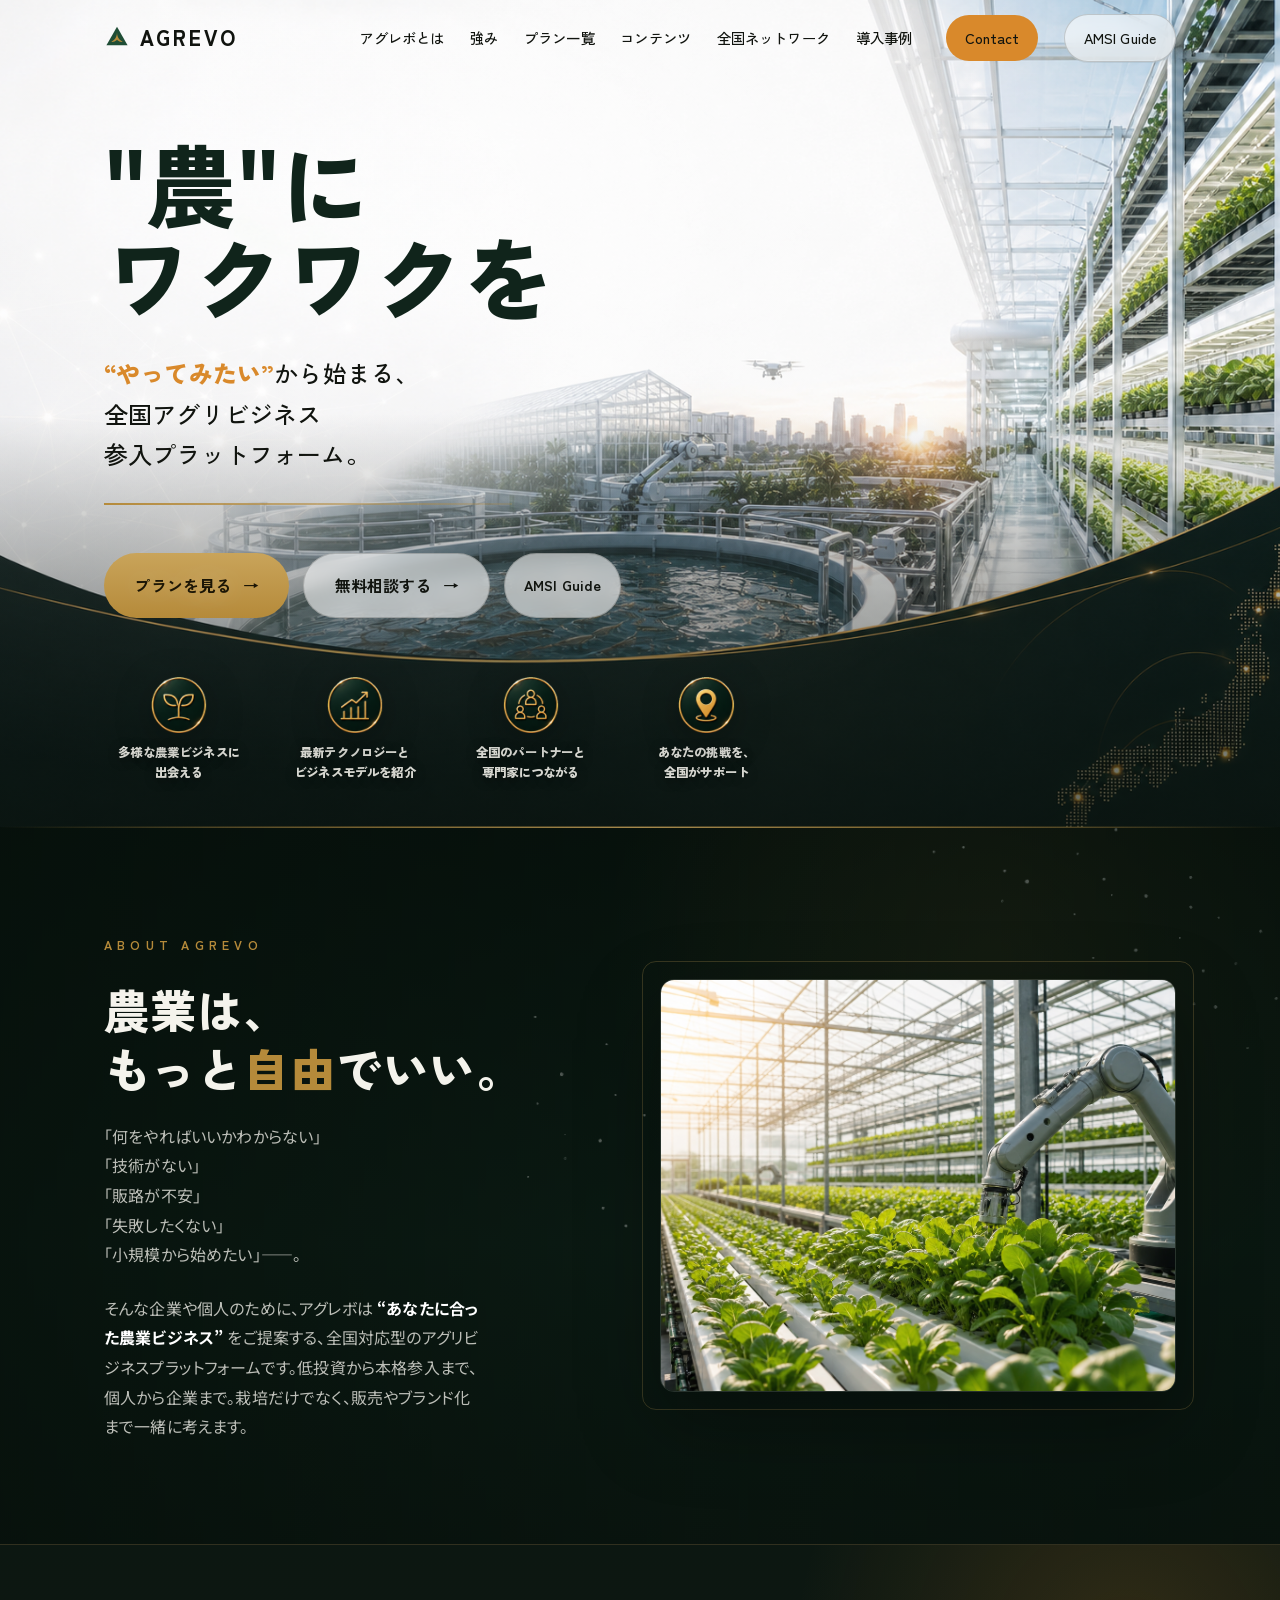
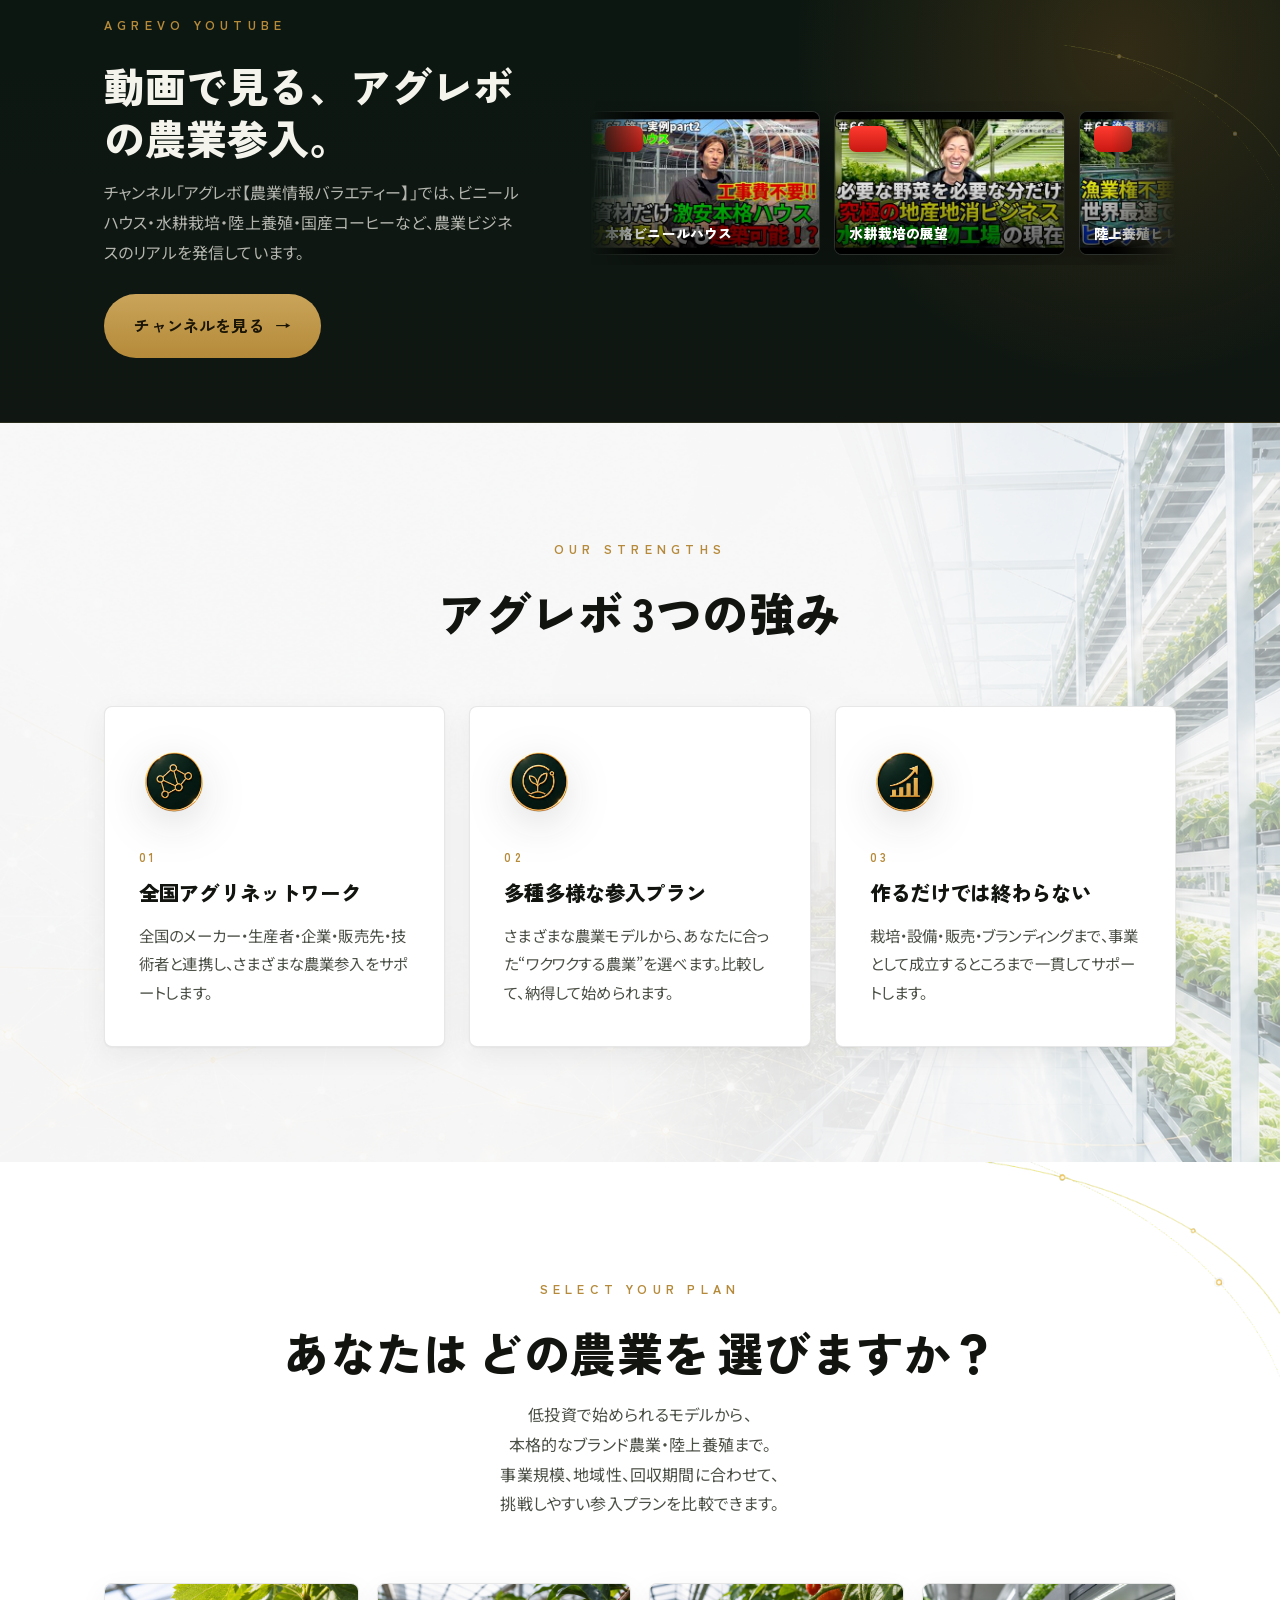
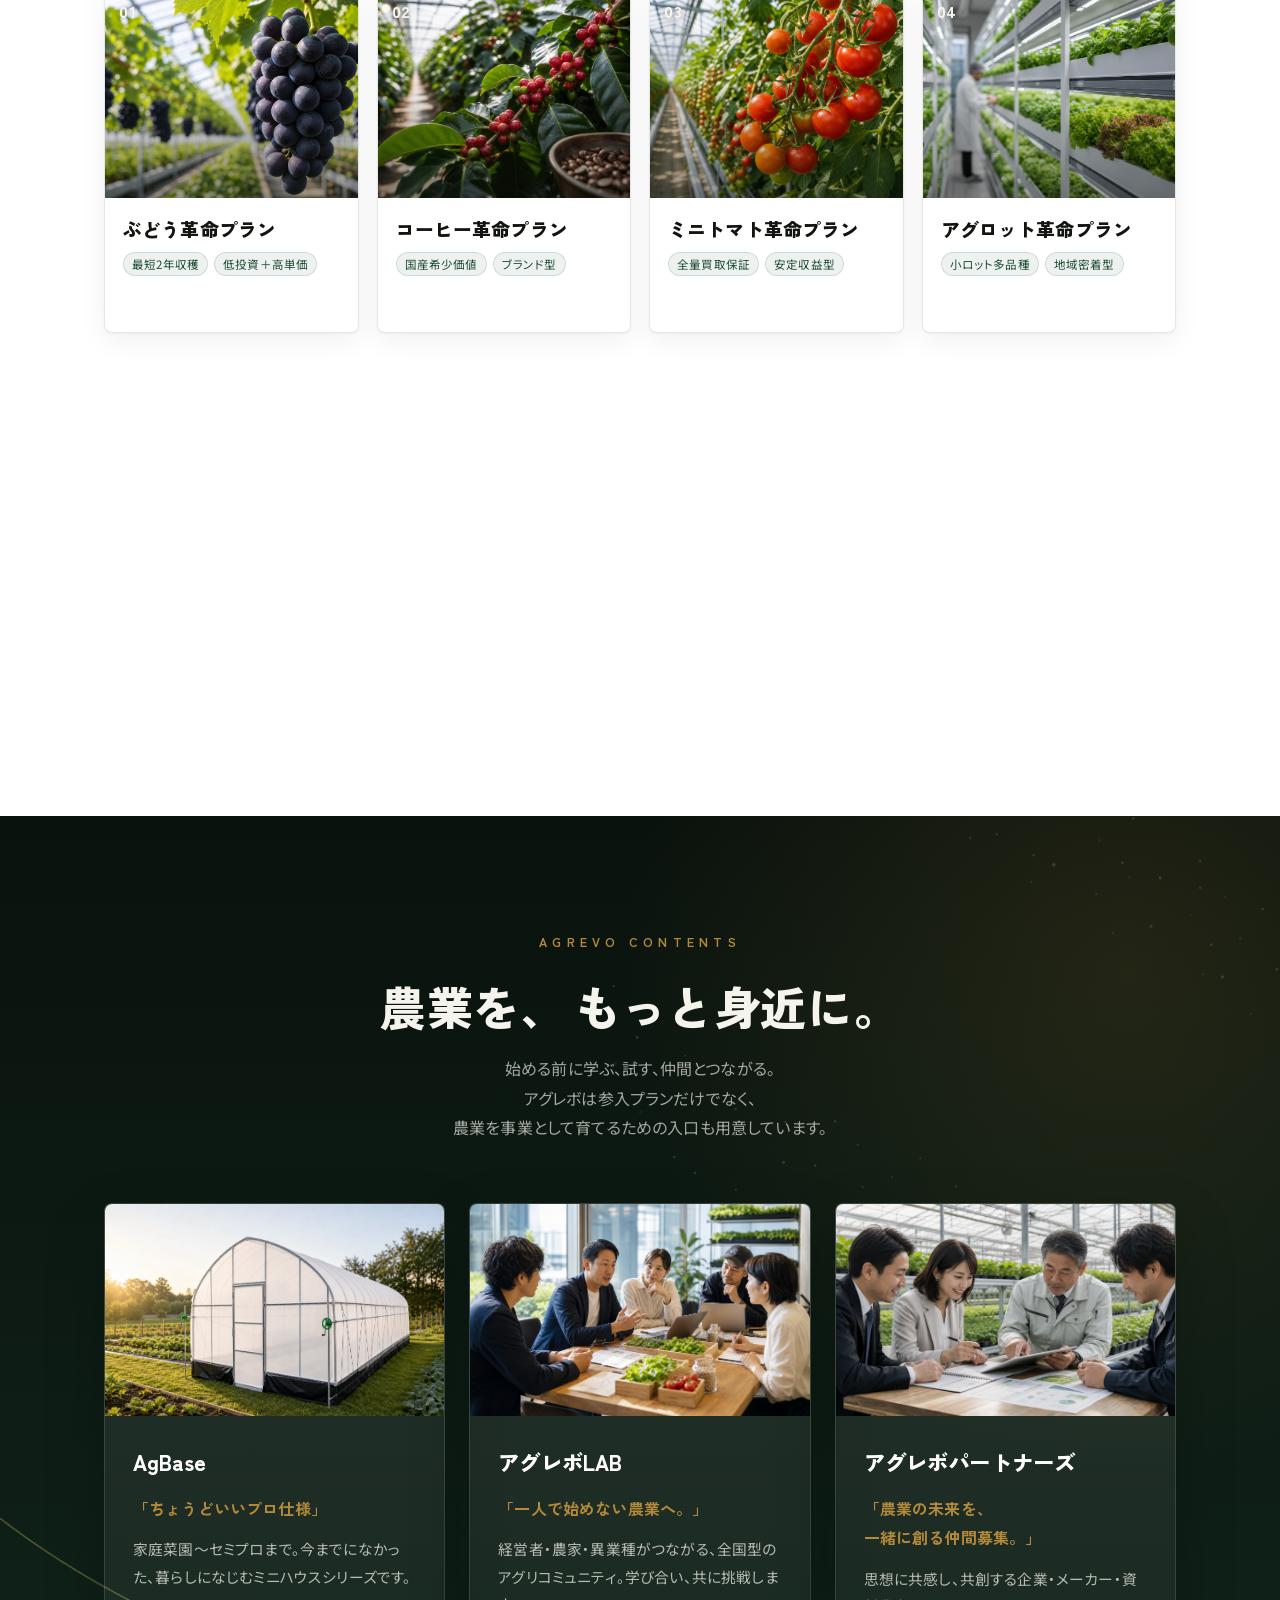
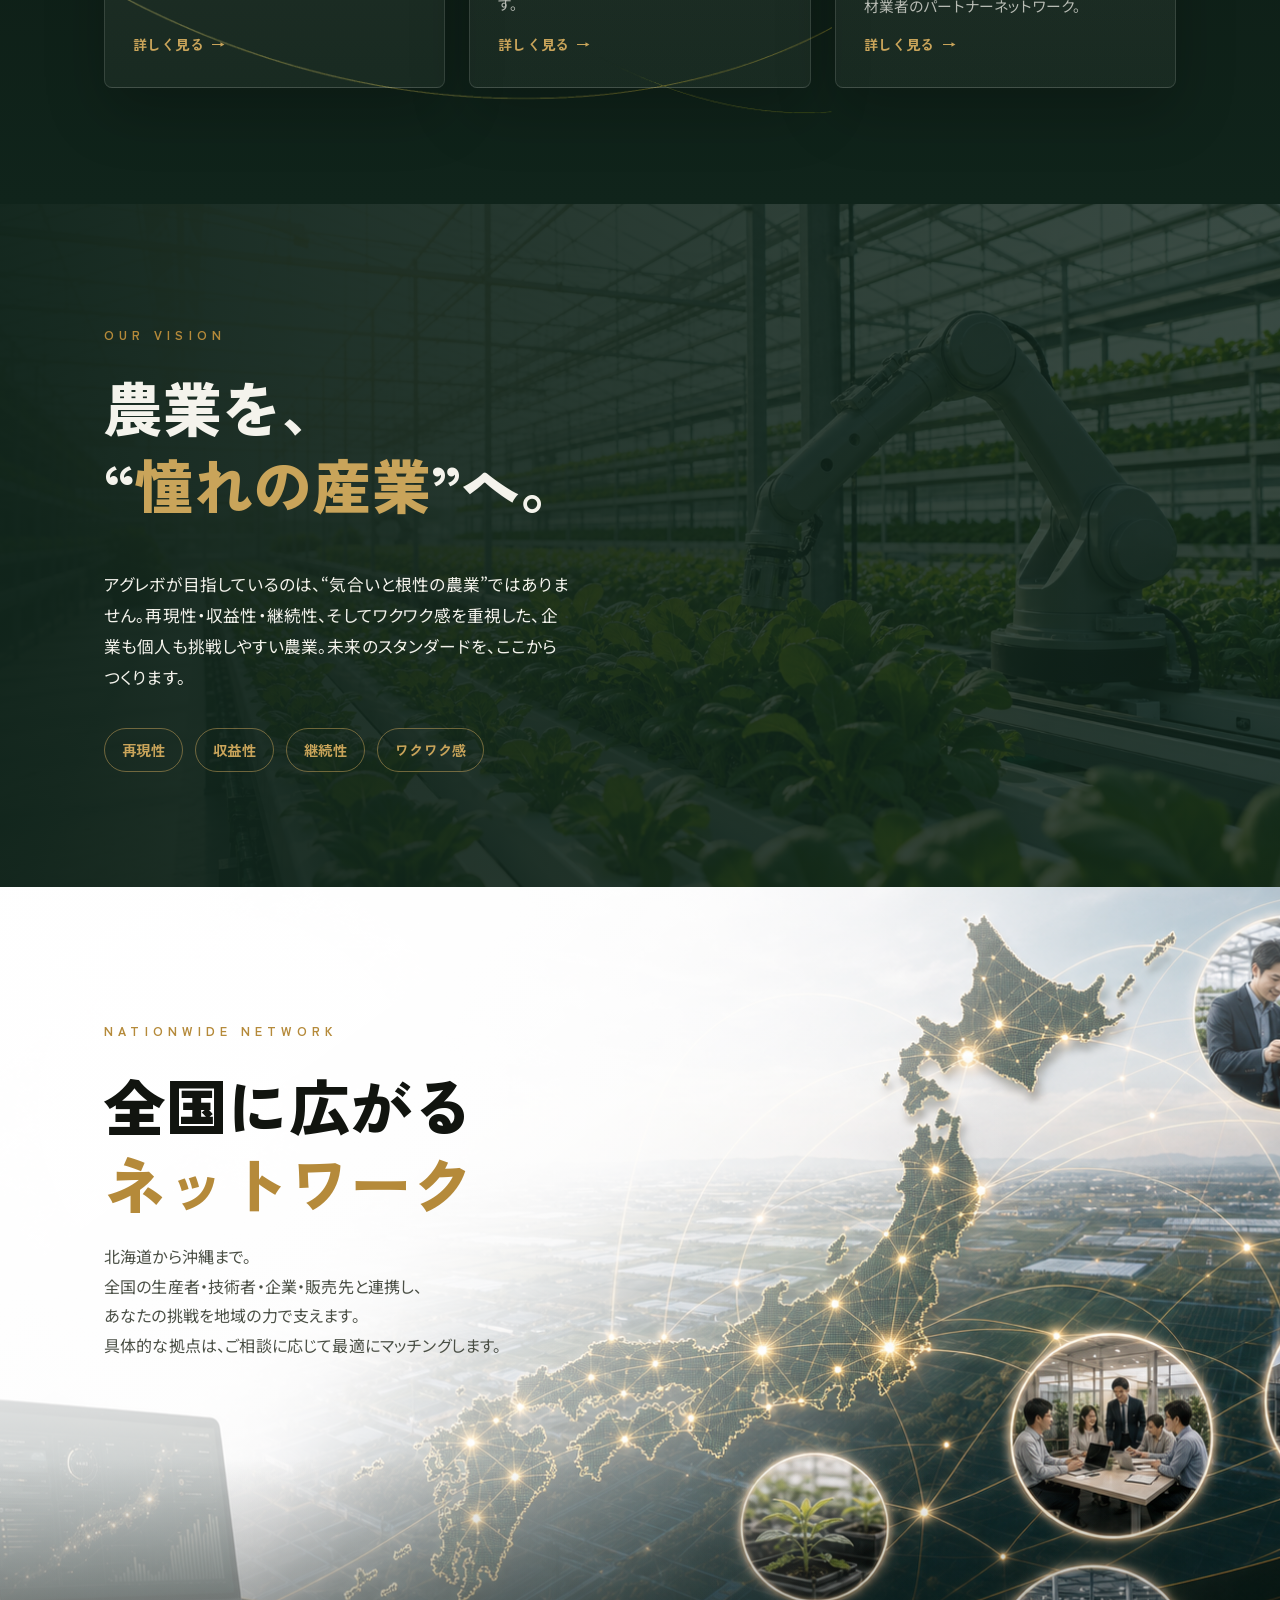
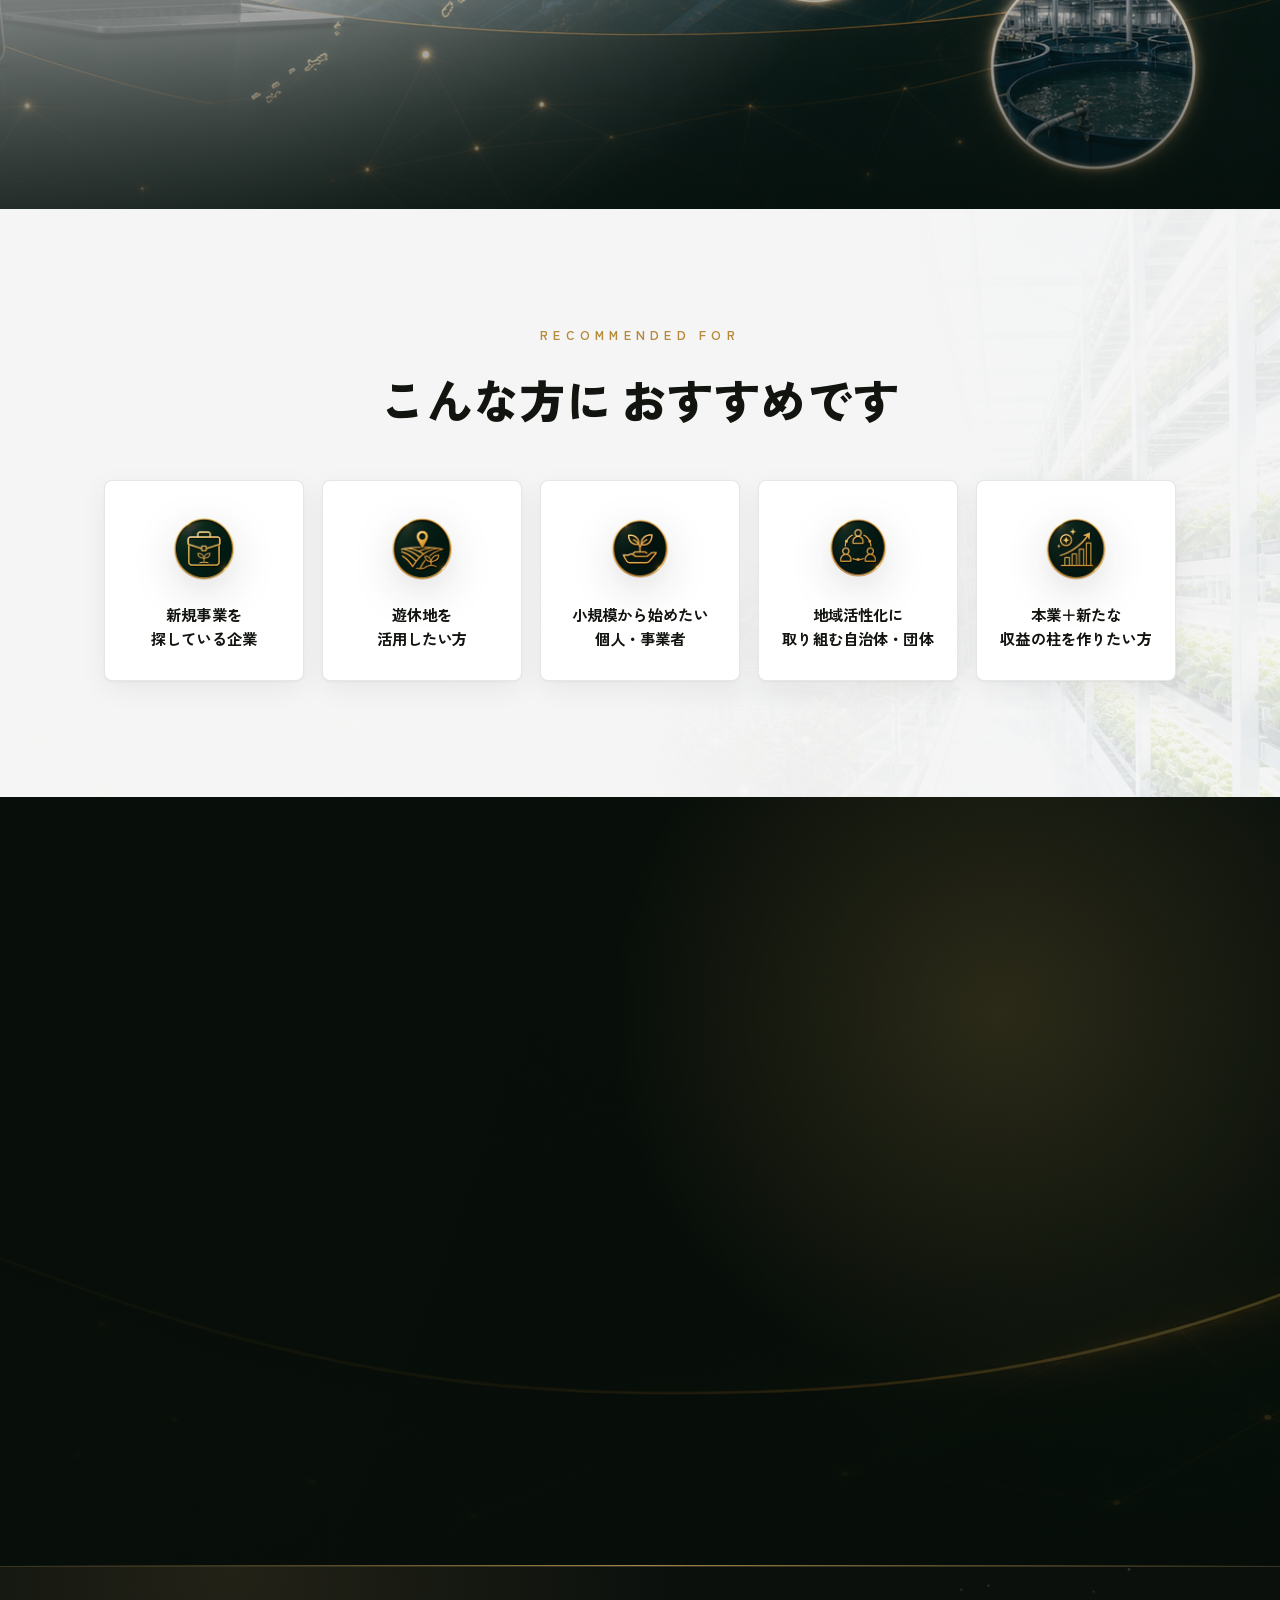
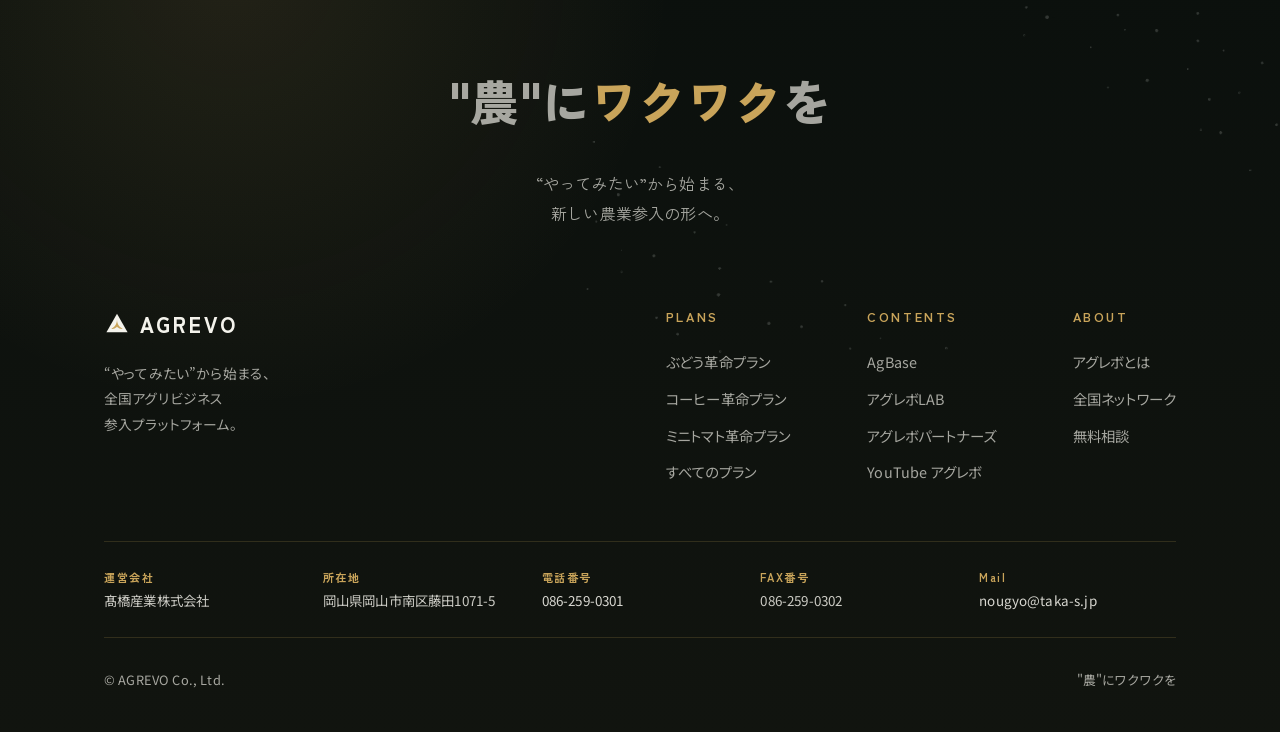
<file: index.html>
<!DOCTYPE html>
<html lang="ja">
<head>
<meta charset="UTF-8" />
<meta name="viewport" content="width=device-width, initial-scale=1.0" />
<title>AGREVO ｜ "農"にワクワクを — 全国アグリビジネス参入プラットフォーム</title>
<meta name="description" content="“やってみたい”から始まる、全国アグリビジネス参入プラットフォーム。低投資から本格参入まで、あなたに合った農業ビジネスを比較・相談できます。" />
<link rel="preconnect" href="https://fonts.googleapis.com" />
<link rel="preconnect" href="https://fonts.gstatic.com" crossorigin />
<link href="https://fonts.googleapis.com/css2?family=Noto+Sans+JP:wght@400;500;700;900&family=Zen+Kaku+Gothic+New:wght@400;500;700;900&display=swap" rel="stylesheet" />
<link rel="stylesheet" href="styles.css" />
</head>
<body>

<!-- ============ HEADER ============ -->
<header class="header on-hero" id="header">
  <div class="header__inner">
    <a class="logo" href="#top" aria-label="AGREVO ホーム">
      <svg class="logo__mark" viewBox="0 0 32 32" fill="none" aria-hidden="true">
        <path d="M16 2 L29 25 H3 Z" fill="#1F4D35"/>
        <path d="M16 9 C16 16 12 19 9 21 C13 21 16 18 16 18 C16 18 19 21 23 21 C20 19 16 16 16 9Z" fill="#B58A3A"/>
      </svg>
      <span class="logo__txt">AGREVO</span>
    </a>
    <nav class="nav" id="nav">
      <a href="#about">アグレボとは</a>
      <a href="#strengths">強み</a>
      <a href="#services">プラン一覧</a>
      <a href="#contents">コンテンツ</a>
      <a href="#network">全国ネットワーク</a>
      <a href="#recommend">導入事例</a>
      <a class="btn btn--orange btn--sm header__cta" href="https://lin.ee/pdWLP3m" target="_blank" rel="noopener">Contact</a>
        <a class="btn btn--ghost-light btn--sm" href="amsi.html" data-popup="amsi">AMSI Guide</a>
    </nav>
    <button class="nav-toggle" id="navToggle" aria-label="メニュー">
      <span></span><span></span><span></span>
    </button>
  </div>
</header>

<main id="top">

<!-- ============ HERO ============ -->
<section class="hero" data-screen-label="Hero">
  <div class="hero__bg">
    <img src="assets/hero-premium-bg-v1.png" alt="未来の農業プラットフォーム" />
  </div>
  <div class="hero__inner">
    <div class="hero__content">
      <h1>"農"に<br /><span class="gold">ワクワク</span>を</h1>
      <p class="hero__lead"><span class="em">“やってみたい”</span>から始まる、<br /><span class="nowrap">全国アグリビジネス</span><br /><span class="nowrap">参入プラットフォーム。</span></p>
      <div class="hero__cta">
        <a class="btn btn--gold" href="#services">プランを見る <span class="arr">→</span></a>
        <a class="btn btn--ghost-light" href="https://lin.ee/pdWLP3m" target="_blank" rel="noopener">無料相談する <span class="arr">→</span></a>
        <a class="btn btn--ghost-light btn--sm" href="amsi.html" data-popup="amsi">AMSI Guide</a>
      </div>
    </div>
  </div>
  <div class="hero__features" aria-label="アグレボの特徴">
    <div class="hero-feature">
      <img class="hero-feature__icon" src="assets/hero-leaf-business.png" alt="" aria-hidden="true" />
      <span><span class="nowrap">多様な農業ビジネスに</span><br />出会える</span>
    </div>
    <div class="hero-feature">
      <img class="hero-feature__icon" src="assets/hero-tech-growth.png" alt="" aria-hidden="true" />
      <span><span class="nowrap">最新テクノロジーと</span><br /><span class="nowrap">ビジネスモデルを紹介</span></span>
    </div>
    <div class="hero-feature">
      <img class="hero-feature__icon" src="assets/hero-partner-network.png" alt="" aria-hidden="true" />
      <span><span class="nowrap">全国のパートナーと</span><br />専門家につながる</span>
    </div>
    <div class="hero-feature">
      <img class="hero-feature__icon" src="assets/hero-map-support.png" alt="" aria-hidden="true" />
      <span><span class="nowrap">あなたの挑戦を、</span><br />全国がサポート</span>
    </div>
  </div>
  <div class="hero__scroll"><span>SCROLL</span><span class="dot"></span></div>
  <div class="hero__rule"></div>
</section>

<!-- ============ ABOUT ============ -->
<section class="section about" id="about" data-screen-label="About">
  <div class="wrap about__grid">
    <div class="about__copy reveal">
      <span class="eyebrow">ABOUT AGREVO</span>
      <h2 class="section-title">農業は、<br /><span class="nowrap">もっと<span class="gold">自由</span>でいい。</span></h2>
      <p>「何をやればいいかわからない」<br />「技術がない」<br />「販路が不安」<br />「失敗したくない」<br />「小規模から始めたい」——。</p>
      <p>そんな企業や個人のために、アグレボは <strong>“あなたに合った農業ビジネス”</strong> をご提案する、全国対応型のアグリビジネスプラットフォームです。低投資から本格参入まで、個人から企業まで。栽培だけでなく、販売やブランド化まで一緒に考えます。</p>
    </div>
    <div class="about__media reveal">
      <img src="assets/about-smart-farm.png" alt="スマート農業の現場" />
    </div>
  </div>
</section>

<!-- ============ YOUTUBE ============ -->
<section class="youtube-strip" id="youtube" data-screen-label="YouTube">
  <div class="wrap youtube-strip__inner reveal">
    <div class="youtube-strip__copy">
      <span class="eyebrow">AGREVO YOUTUBE</span>
      <h2>動画で見る、<br class="sp-br" />アグレボの農業参入。</h2>
      <p>チャンネル「アグレボ【農業情報バラエティー】」では、ビニールハウス・水耕栽培・陸上養殖・国産コーヒーなど、農業ビジネスのリアルを発信しています。</p>
      <a class="btn btn--gold" href="https://youtube.com/channel/UC22K7TMrAsa_dML4lWyLYlA?si=RISbWXEKbi1xfDkl" target="_blank" rel="noopener">チャンネルを見る <span class="arr">→</span></a>
    </div>
    <div class="youtube-reel" aria-label="アグレボYouTube最新動画">
      <div class="youtube-reel__track">
        <a class="yt-card" href="https://www.youtube.com/watch?v=8H9CS0PedY4" target="_blank" rel="noopener">
          <img src="assets/youtube-thumb-01.jpg" alt="本格ビニールハウスの動画サムネイル" />
          <span>本格ビニールハウス</span>
        </a>
        <a class="yt-card" href="https://www.youtube.com/watch?v=SMIt3hiAcKg" target="_blank" rel="noopener">
          <img src="assets/youtube-thumb-02.jpg" alt="水耕栽培の動画サムネイル" />
          <span>水耕栽培の展望</span>
        </a>
        <a class="yt-card" href="https://www.youtube.com/watch?v=dsl5Bwdvq9Q" target="_blank" rel="noopener">
          <img src="assets/youtube-thumb-03.jpg" alt="陸上養殖ヒレナマズの動画サムネイル" />
          <span>陸上養殖ヒレナマズ</span>
        </a>
        <a class="yt-card" href="https://www.youtube.com/watch?v=vsaEcpsqpt8" target="_blank" rel="noopener">
          <img src="assets/youtube-thumb-04.jpg" alt="ビニールハウス施工の動画サムネイル" />
          <span>本格ハウス施工</span>
        </a>
        <a class="yt-card" href="https://www.youtube.com/watch?v=ocS2MFdYidI" target="_blank" rel="noopener">
          <img src="assets/youtube-thumb-05.jpg" alt="これからの農業の動画サムネイル" />
          <span>これからの農業</span>
        </a>
        <a class="yt-card" href="https://www.youtube.com/watch?v=uF1_RvDAeQs" target="_blank" rel="noopener">
          <img src="assets/youtube-thumb-06.jpg" alt="国産コーヒーの動画サムネイル" />
          <span>国産コーヒー</span>
        </a>
        <a class="yt-card" href="https://www.youtube.com/watch?v=8H9CS0PedY4" target="_blank" rel="noopener" aria-hidden="true" tabindex="-1">
          <img src="assets/youtube-thumb-01.jpg" alt="" />
          <span>本格ビニールハウス</span>
        </a>
        <a class="yt-card" href="https://www.youtube.com/watch?v=SMIt3hiAcKg" target="_blank" rel="noopener" aria-hidden="true" tabindex="-1">
          <img src="assets/youtube-thumb-02.jpg" alt="" />
          <span>水耕栽培の展望</span>
        </a>
        <a class="yt-card" href="https://www.youtube.com/watch?v=dsl5Bwdvq9Q" target="_blank" rel="noopener" aria-hidden="true" tabindex="-1">
          <img src="assets/youtube-thumb-03.jpg" alt="" />
          <span>陸上養殖ヒレナマズ</span>
        </a>
      </div>
    </div>
  </div>
</section>

<!-- ============ STRENGTHS ============ -->
<section class="section strengths" id="strengths" data-screen-label="Strengths">
  <div class="wrap">
    <span class="eyebrow eyebrow--center">OUR STRENGTHS</span>
    <h2 class="section-title section-title--center"><span class="nowrap">アグレボ</span><span class="nowrap">3つの強み</span></h2>
    <div class="cards-3">
      <article class="scard reveal">
        <img class="scard__icon" src="assets/strength-network-clean.png" alt="" aria-hidden="true" />
        <span class="scard__num">01</span>
        <h3>全国アグリネットワーク</h3>
        <p>全国のメーカー・生産者・企業・販売先・技術者と連携し、さまざまな農業参入をサポートします。</p>
      </article>
      <article class="scard reveal">
        <img class="scard__icon" src="assets/strength-plan-selection-clean.png" alt="" aria-hidden="true" />
        <span class="scard__num">02</span>
        <h3>多種多様な参入プラン</h3>
        <p>さまざまな農業モデルから、あなたに合った“ワクワクする農業”を選べます。比較して、納得して始められます。</p>
      </article>
      <article class="scard reveal">
        <img class="scard__icon" src="assets/strength-growth-support-clean.png" alt="" aria-hidden="true" />
        <span class="scard__num">03</span>
        <h3>作るだけでは終わらない</h3>
        <p>栽培・設備・販売・ブランディングまで、事業として成立するところまで一貫してサポートします。</p>
      </article>
    </div>
  </div>
</section>

<!-- ============ SERVICES ============ -->
<section class="section services" id="services" data-screen-label="Services">
  <div class="wrap">
    <div class="services__head">
      <span class="eyebrow eyebrow--center">SELECT YOUR PLAN</span>
      <h2 class="section-title section-title--center"><span class="nowrap">あなたは</span><span class="nowrap">どの農業を</span><span class="nowrap">選びますか？</span></h2>
      <p class="section-lead section-lead--center">低投資で始められるモデルから、<br class="pc-br" />本格的なブランド農業・陸上養殖まで。<br />事業規模、地域性、回収期間に合わせて、<br class="pc-br" />挑戦しやすい参入プランを比較できます。</p>
    </div>
    <div class="svc-rail" id="svcRail">
      <article class="svc reveal">
        <div class="svc__media"><span class="svc__no">01</span><img src="assets/service-grape.png" alt="ぶどう革命プラン" /></div>
        <div class="svc__body">
          <h3 class="svc__title">ぶどう革命プラン</h3>
          <div class="svc__tags"><span class="svc__tag">最短2年収穫</span><span class="svc__tag">低投資＋高単価</span></div>
          <span class="svc__more">詳しくはこちら →</span>
        </div>
      </article>
      <article class="svc reveal">
        <div class="svc__media"><span class="svc__no">02</span><img src="assets/service-coffee.png" alt="コーヒー革命プラン" /></div>
        <div class="svc__body">
          <h3 class="svc__title">コーヒー革命プラン</h3>
          <div class="svc__tags"><span class="svc__tag">国産希少価値</span><span class="svc__tag">ブランド型</span></div>
          <span class="svc__more">詳しくはこちら →</span>
        </div>
      </article>
      <article class="svc reveal">
        <div class="svc__media"><span class="svc__no">03</span><img src="assets/service-mini-tomato.png" alt="ミニトマト革命プラン" /></div>
        <div class="svc__body">
          <h3 class="svc__title">ミニトマト革命プラン</h3>
          <div class="svc__tags"><span class="svc__tag">全量買取保証</span><span class="svc__tag">安定収益型</span></div>
          <span class="svc__more">詳しくはこちら →</span>
        </div>
      </article>
      <article class="svc reveal">
        <div class="svc__media"><span class="svc__no">04</span><img src="assets/service-aglot.png" alt="アグロット革命プラン" /></div>
        <div class="svc__body">
          <h3 class="svc__title">アグロット革命プラン</h3>
          <div class="svc__tags"><span class="svc__tag">小ロット多品種</span><span class="svc__tag">地域密着型</span></div>
          <span class="svc__more">詳しくはこちら →</span>
        </div>
      </article>
      <article class="svc reveal">
        <div class="svc__media"><span class="svc__no">05</span><img src="assets/service-hirenamazu.png" alt="ヒレナマズ革命プラン" /></div>
        <div class="svc__body">
          <h3 class="svc__title">ヒレナマズ革命プラン</h3>
          <div class="svc__tags"><span class="svc__tag">短期回転型</span><span class="svc__tag">陸上養殖</span></div>
          <span class="svc__more">詳しくはこちら →</span>
        </div>
      </article>
      <article class="svc reveal">
        <div class="svc__media"><span class="svc__no">06</span><img src="assets/service-strawberry.png" alt="いちご革命プラン" /></div>
        <div class="svc__body">
          <h3 class="svc__title">いちご革命プラン</h3>
          <div class="svc__tags"><span class="svc__tag">プロ集団監修</span><span class="svc__tag">高収益モデル</span></div>
          <span class="svc__more">詳しくはこちら →</span>
        </div>
      </article>
      <article class="svc reveal">
        <div class="svc__media"><span class="svc__no">07</span><img src="assets/service-honey.png" alt="養蜂革命プラン" /></div>
        <div class="svc__body">
          <h3 class="svc__title">養蜂革命プラン</h3>
          <div class="svc__tags"><span class="svc__tag">スモールスタート</span><span class="svc__tag">高付加価値</span></div>
          <span class="svc__more">詳しくはこちら →</span>
        </div>
      </article>
    </div>
  </div>
</section>

<!-- ============ CONTENTS ============ -->
<section class="section contents" id="contents" data-screen-label="Contents">
  <div class="wrap">
    <span class="eyebrow eyebrow--center">AGREVO CONTENTS</span>
    <h2 class="section-title section-title--center"><span class="nowrap">農業を、</span><span class="nowrap">もっと身近に。</span></h2>
    <p class="section-lead section-lead--center">始める前に学ぶ、試す、仲間とつながる。<br />アグレボは参入プランだけでなく、<br class="pc-br" />農業を事業として育てるための入口も用意しています。</p>
    <div class="cards-3 contents__grid">
      <a class="ccard reveal" href="https://v0-chi-one-34.vercel.app/" target="_blank" rel="noopener">
        <div class="ccard__media"><img src="assets/content-agbase-minihouse-outdoor.png" alt="AgBase ミニハウス" /></div>
        <div class="ccard__body">
          <span class="ccard__name">AgBase</span>
          <span class="ccard__copy">「ちょうどいいプロ仕様」</span>
          <p>家庭菜園〜セミプロまで。今までになかった、暮らしになじむミニハウスシリーズです。</p>
          <span class="ccard__more">詳しく見る <span class="arr">→</span></span>
        </div>
      </a>
      <a class="ccard reveal" href="https://v0-agrevo-lab-lp.vercel.app/" target="_blank" rel="noopener">
        <div class="ccard__media"><img src="assets/content-lab.png" alt="アグレボLAB" /></div>
        <div class="ccard__body">
          <span class="ccard__name">アグレボLAB</span>
          <span class="ccard__copy">「一人で始めない農業へ。」</span>
          <p>経営者・農家・異業種がつながる、全国型のアグリコミュニティ。学び合い、共に挑戦します。</p>
          <span class="ccard__more">詳しく見る <span class="arr">→</span></span>
        </div>
      </a>
      <a class="ccard reveal" href="#cta">
        <div class="ccard__media"><img src="assets/content-partners.png" alt="アグレボパートナーズ" /></div>
        <div class="ccard__body">
          <span class="ccard__name">アグレボパートナーズ</span>
          <span class="ccard__copy">「農業の未来を、<br />一緒に創る仲間募集。」</span>
          <p>思想に共感し、共創する企業・メーカー・資材業者のパートナーネットワーク。</p>
          <span class="ccard__more">詳しく見る <span class="arr">→</span></span>
        </div>
      </a>
    </div>
  </div>
</section>

<!-- ============ VISION ============ -->
<section class="section vision" id="vision" data-screen-label="Vision">
  <div class="vision__bg"><img src="assets/about-smart-farm.png" alt="" aria-hidden="true" /></div>
<div class="wrap vision__inner">
    <span class="eyebrow">OUR VISION</span>
    <h2 class="vision__title">農業を、<br /><span class="nowrap">“<span class="gold">憧れの産業</span>”へ。</span></h2>
    <p class="vision__body">アグレボが目指しているのは、“気合いと根性の農業”ではありません。再現性・収益性・継続性、そしてワクワク感を重視した、企業も個人も挑戦しやすい農業。未来のスタンダードを、ここからつくります。</p>
    <div class="vision__pills">
      <span class="vision__pill">再現性</span>
      <span class="vision__pill">収益性</span>
      <span class="vision__pill">継続性</span>
      <span class="vision__pill">ワクワク感</span>
    </div>
  </div>
</section>

<!-- ============ NETWORK ============ -->
<section class="section network" id="network" data-screen-label="Network">
  <div class="network__fullbg">
    <img src="assets/network-full-bleed-bg-v1.png" alt="" aria-hidden="true" />
  </div>
  <div class="wrap">
    <div class="network__head reveal">
      <span class="eyebrow">NATIONWIDE NETWORK</span>
      <h2 class="section-title">全国に広がる<br /><span class="gold">ネットワーク</span></h2>
      <p>北海道から沖縄まで。<br />全国の生産者・技術者・企業・販売先と連携し、<br />あなたの挑戦を地域の力で支えます。<br />具体的な拠点は、ご相談に応じて最適にマッチングします。</p>
    </div>
  </div>
</section>

<!-- ============ RECOMMENDED FOR ============ -->
<section class="section recommend" id="recommend" data-screen-label="Recommend">
  <div class="wrap">
    <span class="eyebrow eyebrow--center">RECOMMENDED FOR</span>
    <h2 class="section-title section-title--center"><span class="nowrap">こんな方に</span><span class="nowrap">おすすめです</span></h2>
    <div class="rec-grid">
      <article class="rcard reveal">
        <img class="rcard__ic" src="assets/recommend-new-business.png" alt="" aria-hidden="true" />
        <p>新規事業を<br />探している企業</p>
      </article>
      <article class="rcard reveal">
        <img class="rcard__ic" src="assets/recommend-land-use.png" alt="" aria-hidden="true" />
        <p>遊休地を<br />活用したい方</p>
      </article>
      <article class="rcard reveal">
        <img class="rcard__ic" src="assets/recommend-small-start.png" alt="" aria-hidden="true" />
        <p>小規模から始めたい<br />個人・事業者</p>
      </article>
      <article class="rcard reveal">
        <img class="rcard__ic" src="assets/recommend-regional-community.png" alt="" aria-hidden="true" />
        <p>地域活性化に<br /><span class="nowrap">取り組む自治体・団体</span></p>
      </article>
      <article class="rcard reveal">
        <img class="rcard__ic" src="assets/recommend-revenue-pillar.png" alt="" aria-hidden="true" />
        <p>本業＋新たな<br /><span class="nowrap">収益の柱を作りたい方</span></p>
      </article>
    </div>
  </div>
</section>

<!-- ============ FINAL CTA ============ -->
<section class="section cta" id="cta" data-screen-label="CTA">
  <div class="cta__bg"><img src="assets/dark-network-bg.png" alt="" aria-hidden="true" /></div>
  <div class="wrap cta__inner">
    <div class="reveal">
      <span class="eyebrow">FREE CONSULTATION</span>
      <h2 class="cta__title">まずは<br /><span class="nowrap">無料相談から。</span></h2>
      <ul class="cta__list">
        <li><img class="cta__icon" src="assets/cta-plan-diagnosis.png" alt="" aria-hidden="true" />最適プラン診断</li>
        <li><img class="cta__icon" src="assets/cta-roi-simulation.png" alt="" aria-hidden="true" /><span>投資回収<br /><span class="nowrap">シミュレーション</span></span></li>
        <li><img class="cta__icon" src="assets/cta-plan-diagnosis.png" alt="" aria-hidden="true" />土地診断</li>
        <li><img class="cta__icon" src="assets/cta-roi-simulation.png" alt="" aria-hidden="true" />地域適性確認</li>
        <li><img class="cta__icon" src="assets/cta-plan-diagnosis.png" alt="" aria-hidden="true" />販路モデル相談</li>
      </ul>
    </div>
    <div class="cta__panel reveal">
      <p class="kicker">オンラインで<br class="sp-br" />簡単30秒予約。<br />気になることだけでも、<br />お気軽にどうぞ。</p>
      <a class="btn btn--gold line-btn" href="https://lin.ee/pdWLP3m" target="_blank" rel="noopener"><span class="line-ic">L</span>公式LINEはこちら <span class="arr">→</span></a>
      <p class="cta__note">相談は無料です。しつこい勧誘はいたしません。</p>
    </div>
  </div>
</section>

</main>

<!-- ============ FOOTER ============ -->
<footer class="footer" data-screen-label="Footer">
  <div class="wrap">
    <div class="footer__msg">
      <p class="lg">"農"に<span class="gold">ワクワク</span>を</p>
      <p>“やってみたい”から始まる、<br />新しい農業参入の形へ。</p>
    </div>
    <div class="footer__grid">
      <div class="footer__brand">
        <a class="logo" href="#top">
          <svg class="logo__mark" viewBox="0 0 32 32" fill="none" aria-hidden="true">
            <path d="M16 2 L29 25 H3 Z" fill="#1F4D35"/>
            <path d="M16 9 C16 16 12 19 9 21 C13 21 16 18 16 18 C16 18 19 21 23 21 C20 19 16 16 16 9Z" fill="#B58A3A"/>
          </svg>
          <span class="logo__txt">AGREVO</span>
        </a>
        <p>“やってみたい”から始まる、<br />全国アグリビジネス<br />参入プラットフォーム。</p>
      </div>
      <div class="footer__cols">
        <div class="fcol">
          <h4>PLANS</h4>
          <a href="#services">ぶどう革命プラン</a>
          <a href="#services">コーヒー革命プラン</a>
          <a href="#services">ミニトマト革命プラン</a>
          <a href="#services">すべてのプラン</a>
        </div>
        <div class="fcol">
          <h4>CONTENTS</h4>
          <a href="https://v0-chi-one-34.vercel.app/" target="_blank" rel="noopener">AgBase</a>
          <a href="https://v0-agrevo-lab-lp.vercel.app/" target="_blank" rel="noopener">アグレボLAB</a>
          <a href="#contents">アグレボパートナーズ</a>
          <a href="https://youtube.com/channel/UC22K7TMrAsa_dML4lWyLYlA?si=RISbWXEKbi1xfDkl" target="_blank" rel="noopener">YouTube アグレボ</a>
        </div>
        <div class="fcol">
          <h4>ABOUT</h4>
          <a href="#about">アグレボとは</a>
          <a href="#network">全国ネットワーク</a>
          <a href="https://lin.ee/pdWLP3m" target="_blank" rel="noopener">無料相談</a>
        </div>
      </div>
    </div>
    <div class="footer__company" aria-label="運営会社情報">
      <p><span>運営会社</span>髙橋産業株式会社</p>
      <p><span>所在地</span>岡山県岡山市南区藤田1071-5</p>
      <p><span>電話番号</span><a href="tel:0862590301">086-259-0301</a></p>
      <p><span>FAX番号</span>086-259-0302</p>
      <p><span>Mail</span><a href="mailto:nougyo@taka-s.jp">nougyo@taka-s.jp</a></p>
    </div>
    <div class="footer__bottom">
      <span>© AGREVO Co., Ltd.</span>
      <span>"農"にワクワクを</span>
    </div>
  </div>
</footer>

<script>
  // Header state: solid on scroll, transparent over hero
  const header = document.getElementById('header');
  const hero = document.querySelector('.hero');
  const onScroll = () => {
    const scrolled = window.scrollY > 24;
    header.classList.toggle('scrolled', scrolled);
    const heroBottom = hero.offsetHeight - 90;
    header.classList.toggle('on-hero', window.scrollY < heroBottom);
  };
  window.addEventListener('scroll', onScroll, { passive: true });
  onScroll();

  // Mobile nav
  const toggle = document.getElementById('navToggle');
  const nav = document.getElementById('nav');
  toggle.addEventListener('click', () => {
    const open = nav.classList.toggle('open');
    toggle.classList.toggle('open', open);
  });
  nav.querySelectorAll('a').forEach(a => a.addEventListener('click', () => {
    nav.classList.remove('open'); toggle.classList.remove('open');
  }));

  // Supplement page popup
  const amsiLink = document.querySelector('[data-popup="amsi"]');
  if (amsiLink) {
    amsiLink.addEventListener('click', (event) => {
      if (window.innerWidth < 768 || window.matchMedia('(pointer: coarse)').matches) {
        return;
      }
      event.preventDefault();
      const width = 1120;
      const height = 920;
      const dualScreenLeft = window.screenLeft ?? window.screenX ?? 0;
      const dualScreenTop = window.screenTop ?? window.screenY ?? 0;
      const left = Math.max(0, dualScreenLeft + Math.round((window.innerWidth - width) / 2));
      const top = Math.max(0, dualScreenTop + Math.round((window.innerHeight - height) / 2));
      const popup = window.open(
        amsiLink.href,
        'amsiSupplement',
        `popup=yes,width=${width},height=${height},left=${left},top=${top},scrollbars=yes,resizable=yes`
      );
      if (popup) {
        popup.focus();
      } else {
        window.location.href = amsiLink.href;
      }
    });
  }


  // Scroll reveal
  const io = new IntersectionObserver((entries) => {
    entries.forEach((e, i) => {
      if (e.isIntersecting) { e.target.classList.add('in'); io.unobserve(e.target); }
    });
  }, { threshold: 0.12, rootMargin: '0px 0px -40px 0px' });
  document.querySelectorAll('.reveal').forEach((el, i) => {
    el.style.transitionDelay = (Math.min(i % 5, 4) * 0.07) + 's';
    io.observe(el);
  });
</script>
</body>
</html>
</file>
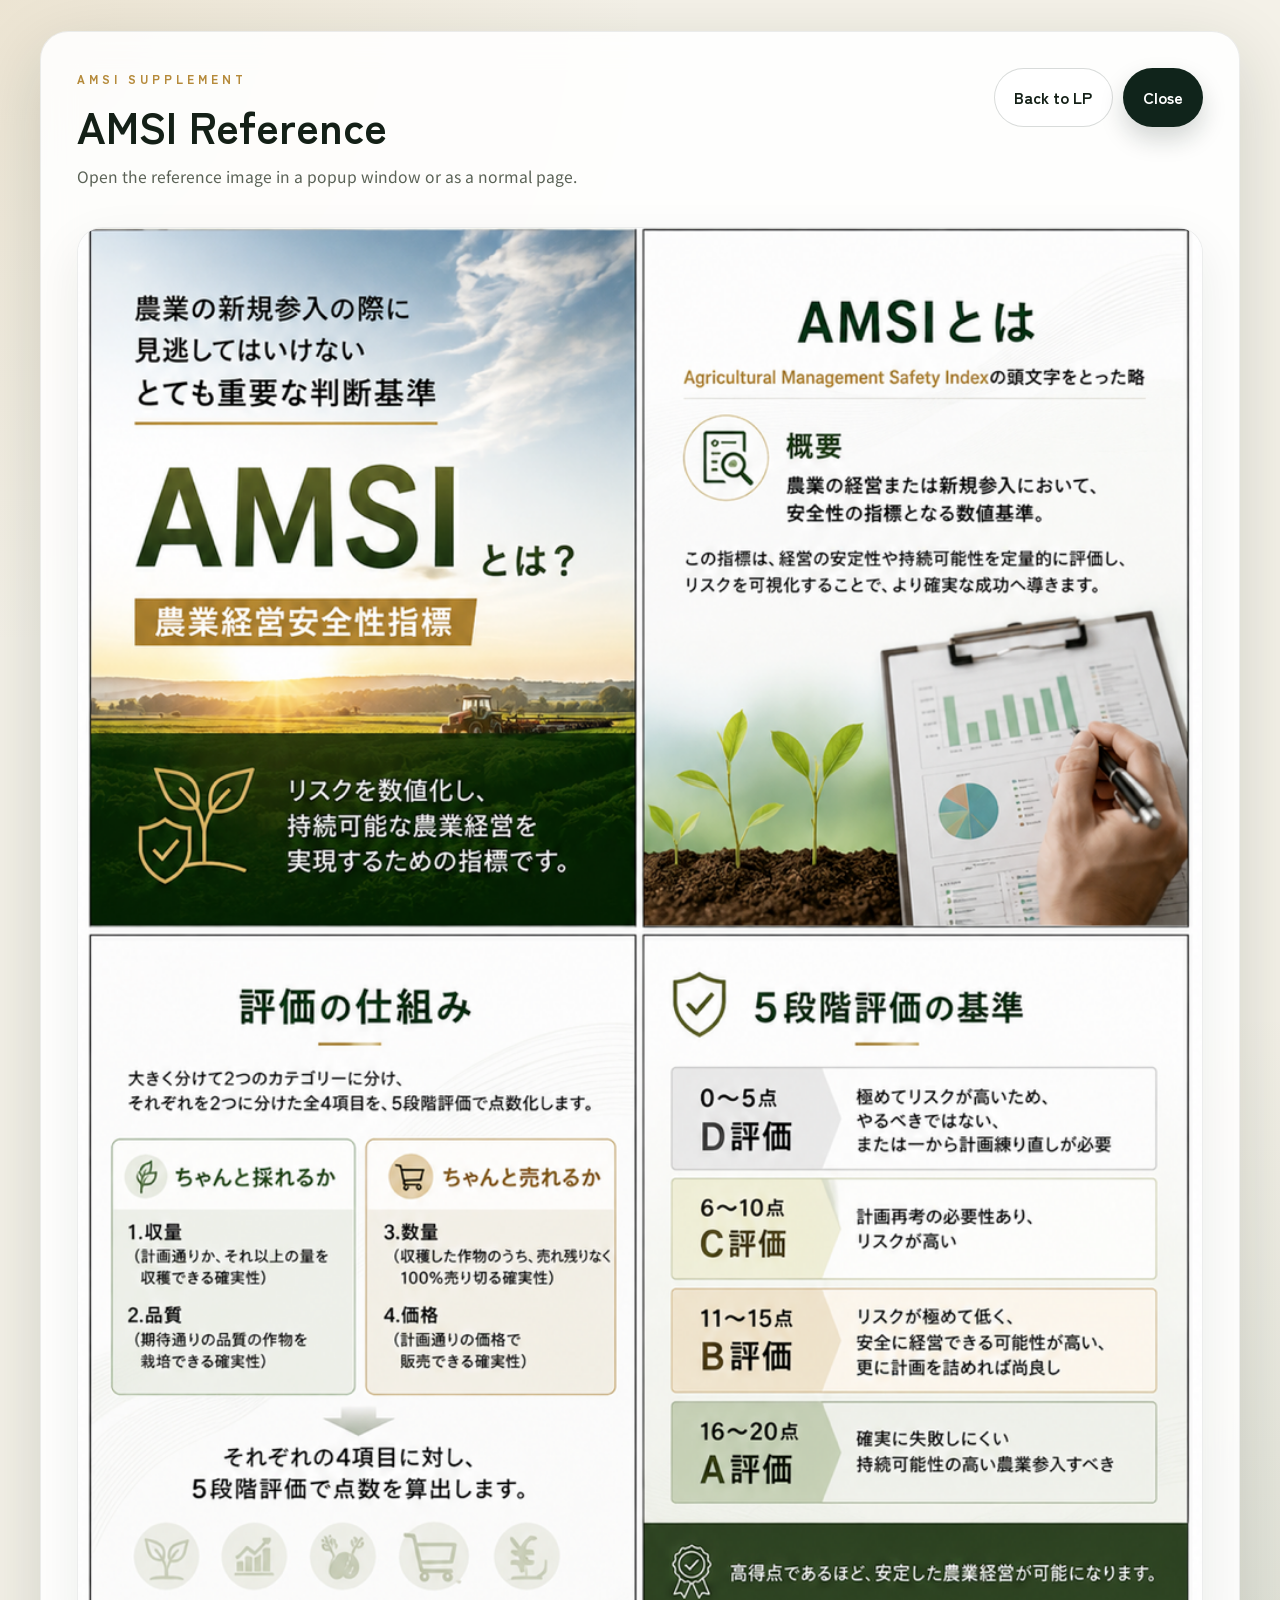
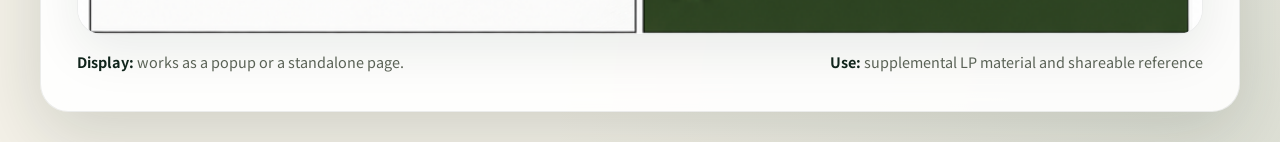
<file: amsi.html>
<!DOCTYPE html>
<html lang="en">
<head>
<meta charset="UTF-8" />
<meta name="viewport" content="width=device-width, initial-scale=1.0" />
<title>AMSI Supplement | AGREVO Portal</title>
<meta name="description" content="Supplement page for AMSI shown in a popup window." />
<link rel="preconnect" href="https://fonts.googleapis.com" />
<link rel="preconnect" href="https://fonts.gstatic.com" crossorigin />
<link href="https://fonts.googleapis.com/css2?family=Noto+Sans+JP:wght@400;500;700;900&family=Zen+Kaku+Gothic+New:wght@400;500;700;900&display=swap" rel="stylesheet" />
<style>
:root {
  --bg: #f4f1e8;
  --panel: rgba(255, 255, 255, 0.88);
  --panel-strong: #ffffff;
  --ink: #142017;
  --ink-soft: #5a6256;
  --forest: #10241b;
  --gold: #b58a3a;
  --shadow: 0 22px 70px rgba(16, 36, 27, 0.16);
  --font-body: "Noto Sans JP", system-ui, sans-serif;
  --font-display: "Zen Kaku Gothic New", "Noto Sans JP", sans-serif;
}
* { box-sizing: border-box; }
html { -webkit-text-size-adjust: 100%; }
body {
  margin: 0;
  min-height: 100vh;
  font-family: var(--font-body);
  color: var(--ink);
  background:
    radial-gradient(circle at top left, rgba(181, 138, 58, 0.12), transparent 30%),
    radial-gradient(circle at bottom right, rgba(31, 77, 53, 0.1), transparent 34%),
    var(--bg);
  line-height: 1.8;
  -webkit-font-smoothing: antialiased;
}
a { color: inherit; text-decoration: none; }
button { font: inherit; }
img { display: block; max-width: 100%; }
.page {
  min-height: 100vh;
  padding: clamp(16px, 2.4vw, 32px);
}
.window {
  max-width: 1200px;
  margin: 0 auto;
  background: var(--panel);
  border: 1px solid rgba(16, 36, 27, 0.08);
  border-radius: clamp(20px, 2.2vw, 32px);
  box-shadow: var(--shadow);
  backdrop-filter: blur(16px);
  overflow: hidden;
}
.header {
  display: flex;
  align-items: flex-start;
  justify-content: space-between;
  gap: 20px;
  padding: clamp(22px, 3vw, 36px) clamp(20px, 3vw, 36px) 0;
}
.kicker {
  font-family: var(--font-display);
  font-size: 0.74rem;
  font-weight: 800;
  letter-spacing: 0.34em;
  text-transform: uppercase;
  color: var(--gold);
  margin-bottom: 0.8rem;
}
h1 {
  font-family: var(--font-display);
  font-size: clamp(1.9rem, 3.4vw, 2.9rem);
  line-height: 1.12;
  margin: 0;
}
.lead {
  max-width: 60ch;
  margin: 0.8rem 0 0;
  color: var(--ink-soft);
  font-size: 0.98rem;
}
.actions {
  display: flex;
  flex-wrap: wrap;
  gap: 10px;
  justify-content: flex-end;
}
.btn {
  display: inline-flex;
  align-items: center;
  justify-content: center;
  border-radius: 999px;
  padding: 0.9em 1.2em;
  border: 1px solid transparent;
  font-family: var(--font-display);
  font-weight: 700;
  transition: transform 0.2s ease, box-shadow 0.2s ease, background 0.2s ease;
  white-space: nowrap;
}
.btn:hover { transform: translateY(-1px); }
.btn--ghost {
  border-color: rgba(16, 36, 27, 0.16);
  background: rgba(255, 255, 255, 0.72);
}
.btn--ghost:hover {
  background: #fff;
  box-shadow: 0 12px 24px rgba(16, 36, 27, 0.1);
}
.btn--dark {
  background: var(--forest);
  color: #fff;
  box-shadow: 0 12px 24px rgba(16, 36, 27, 0.18);
}
.btn--dark:hover { box-shadow: 0 16px 28px rgba(16, 36, 27, 0.24); }
.panel { padding: clamp(18px, 2.8vw, 36px); }
.figure {
  margin: 0;
  border-radius: clamp(18px, 2vw, 28px);
  overflow: hidden;
  background: var(--panel-strong);
  border: 1px solid rgba(16, 36, 27, 0.08);
  box-shadow: 0 18px 50px rgba(16, 36, 27, 0.08);
}
.figure img { width: 100%; height: auto; }
.caption {
  margin-top: 14px;
  display: flex;
  flex-wrap: wrap;
  gap: 10px 16px;
  justify-content: space-between;
  color: var(--ink-soft);
  font-size: 0.9rem;
}
.caption strong { color: var(--forest); }
@media (max-width: 720px) {
  .page { padding: 0; }
  .window {
    min-height: 100vh;
    border-radius: 0;
    border-left: 0;
    border-right: 0;
  }
  .header { flex-direction: column; }
  .actions { justify-content: flex-start; }
  .panel { padding-top: 14px; }
  .caption { font-size: 0.85rem; }
}
</style>
</head>
<body>
  <div class="page">
    <article class="window">
      <header class="header">
        <div>
          <div class="kicker">AMSI Supplement</div>
          <h1>AMSI Reference</h1>
          <p class="lead">Open the reference image in a popup window or as a normal page.</p>
        </div>
        <div class="actions">
          <a class="btn btn--ghost" href="index.html">Back to LP</a>
          <button class="btn btn--dark" id="closeBtn" type="button">Close</button>
        </div>
      </header>
      <div class="panel">
        <figure class="figure">
          <img src="assets/amsi-supplement.png" alt="AMSI reference sheet" />
        </figure>
        <div class="caption">
          <span><strong>Display:</strong> works as a popup or a standalone page.</span>
          <span><strong>Use:</strong> supplemental LP material and shareable reference</span>
        </div>
      </div>
    </article>
  </div>
<script>
  const closeBtn = document.getElementById('closeBtn');
  closeBtn.addEventListener('click', () => {
    window.close();
    if (!window.closed) {
      if (history.length > 1) {
        history.back();
      } else {
        location.href = 'index.html';
      }
    }
  });
</script>
</body>
</html>
</file>
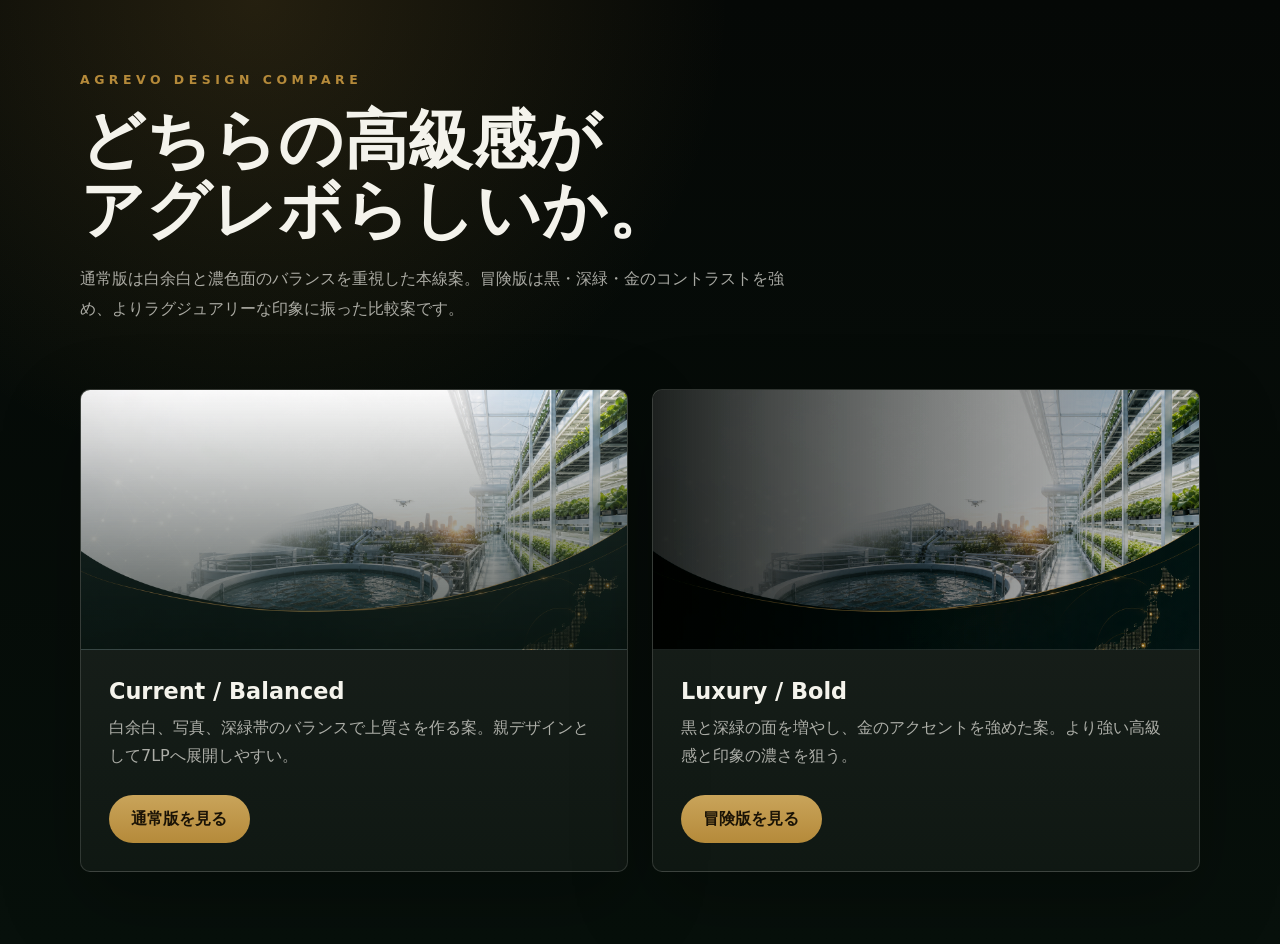
<file: compare.html>
<!DOCTYPE html>
<html lang="ja">
<head>
<meta charset="UTF-8" />
<meta name="viewport" content="width=device-width, initial-scale=1.0" />
<title>AGREVO Design Compare</title>
<style>
  :root {
    --dark: #07100b;
    --gold: #B58A3A;
    --soft: #F4F3EC;
    --muted: rgba(244,243,236,.68);
  }
  * { box-sizing: border-box; margin: 0; padding: 0; }
  body {
    min-height: 100vh;
    font-family: "Noto Sans JP", system-ui, sans-serif;
    color: var(--soft);
    background:
      radial-gradient(circle at 20% 0%, rgba(181,138,58,.18), transparent 34%),
      linear-gradient(180deg, #050806, var(--dark));
    padding: clamp(28px, 6vw, 72px);
  }
  main { max-width: 1120px; margin: 0 auto; }
  .eyebrow {
    color: var(--gold);
    font-size: .78rem;
    letter-spacing: .36em;
    font-weight: 800;
    margin-bottom: 18px;
  }
  h1 {
    font-size: clamp(2.2rem, 5vw, 4.8rem);
    line-height: 1.1;
    letter-spacing: 0;
    margin-bottom: 18px;
  }
  .lead {
    max-width: 720px;
    color: var(--muted);
    line-height: 1.9;
    margin-bottom: clamp(34px, 5vw, 64px);
  }
  .grid {
    display: grid;
    grid-template-columns: repeat(2, 1fr);
    gap: 24px;
  }
  .card {
    overflow: hidden;
    border: 1px solid rgba(244,243,236,.14);
    border-radius: 10px;
    background: linear-gradient(180deg, rgba(244,243,236,.10), rgba(244,243,236,.04));
    box-shadow: 0 28px 80px rgba(0,0,0,.28);
  }
  .preview {
    height: 260px;
    border-bottom: 1px solid rgba(244,243,236,.12);
    background-size: cover;
    background-position: center;
  }
  .preview--current {
    background-image:
      linear-gradient(180deg, rgba(255,255,255,.06), rgba(7,16,11,.70)),
      url("assets/hero-premium-bg-v1.png");
  }
  .preview--luxury {
    background-image:
      linear-gradient(90deg, rgba(3,7,5,.86), rgba(3,7,5,.18)),
      url("assets/hero-premium-bg-v1.png");
    filter: contrast(1.08) saturate(1.05);
  }
  .body { padding: 28px; }
  h2 { font-size: 1.4rem; margin-bottom: 10px; }
  p { color: var(--muted); line-height: 1.8; margin-bottom: 24px; }
  a {
    display: inline-flex;
    align-items: center;
    justify-content: center;
    min-height: 48px;
    padding: .8em 1.4em;
    border-radius: 999px;
    color: #1a1306;
    background: linear-gradient(180deg, #C9A45A, var(--gold));
    font-weight: 800;
    text-decoration: none;
  }
  @media (max-width: 760px) {
    .grid { grid-template-columns: 1fr; }
    .preview { height: 210px; }
  }
</style>
</head>
<body>
<main>
  <div class="eyebrow">AGREVO DESIGN COMPARE</div>
  <h1>どちらの高級感が<br />アグレボらしいか。</h1>
  <p class="lead">通常版は白余白と濃色面のバランスを重視した本線案。冒険版は黒・深緑・金のコントラストを強め、よりラグジュアリーな印象に振った比較案です。</p>
  <div class="grid">
    <section class="card">
      <div class="preview preview--current"></div>
      <div class="body">
        <h2>Current / Balanced</h2>
        <p>白余白、写真、深緑帯のバランスで上質さを作る案。親デザインとして7LPへ展開しやすい。</p>
        <a href="index.html">通常版を見る</a>
      </div>
    </section>
    <section class="card">
      <div class="preview preview--luxury"></div>
      <div class="body">
        <h2>Luxury / Bold</h2>
        <p>黒と深緑の面を増やし、金のアクセントを強めた案。より強い高級感と印象の濃さを狙う。</p>
        <a href="index-luxury.html">冒険版を見る</a>
      </div>
    </section>
  </div>
</main>
</body>
</html>
</file>
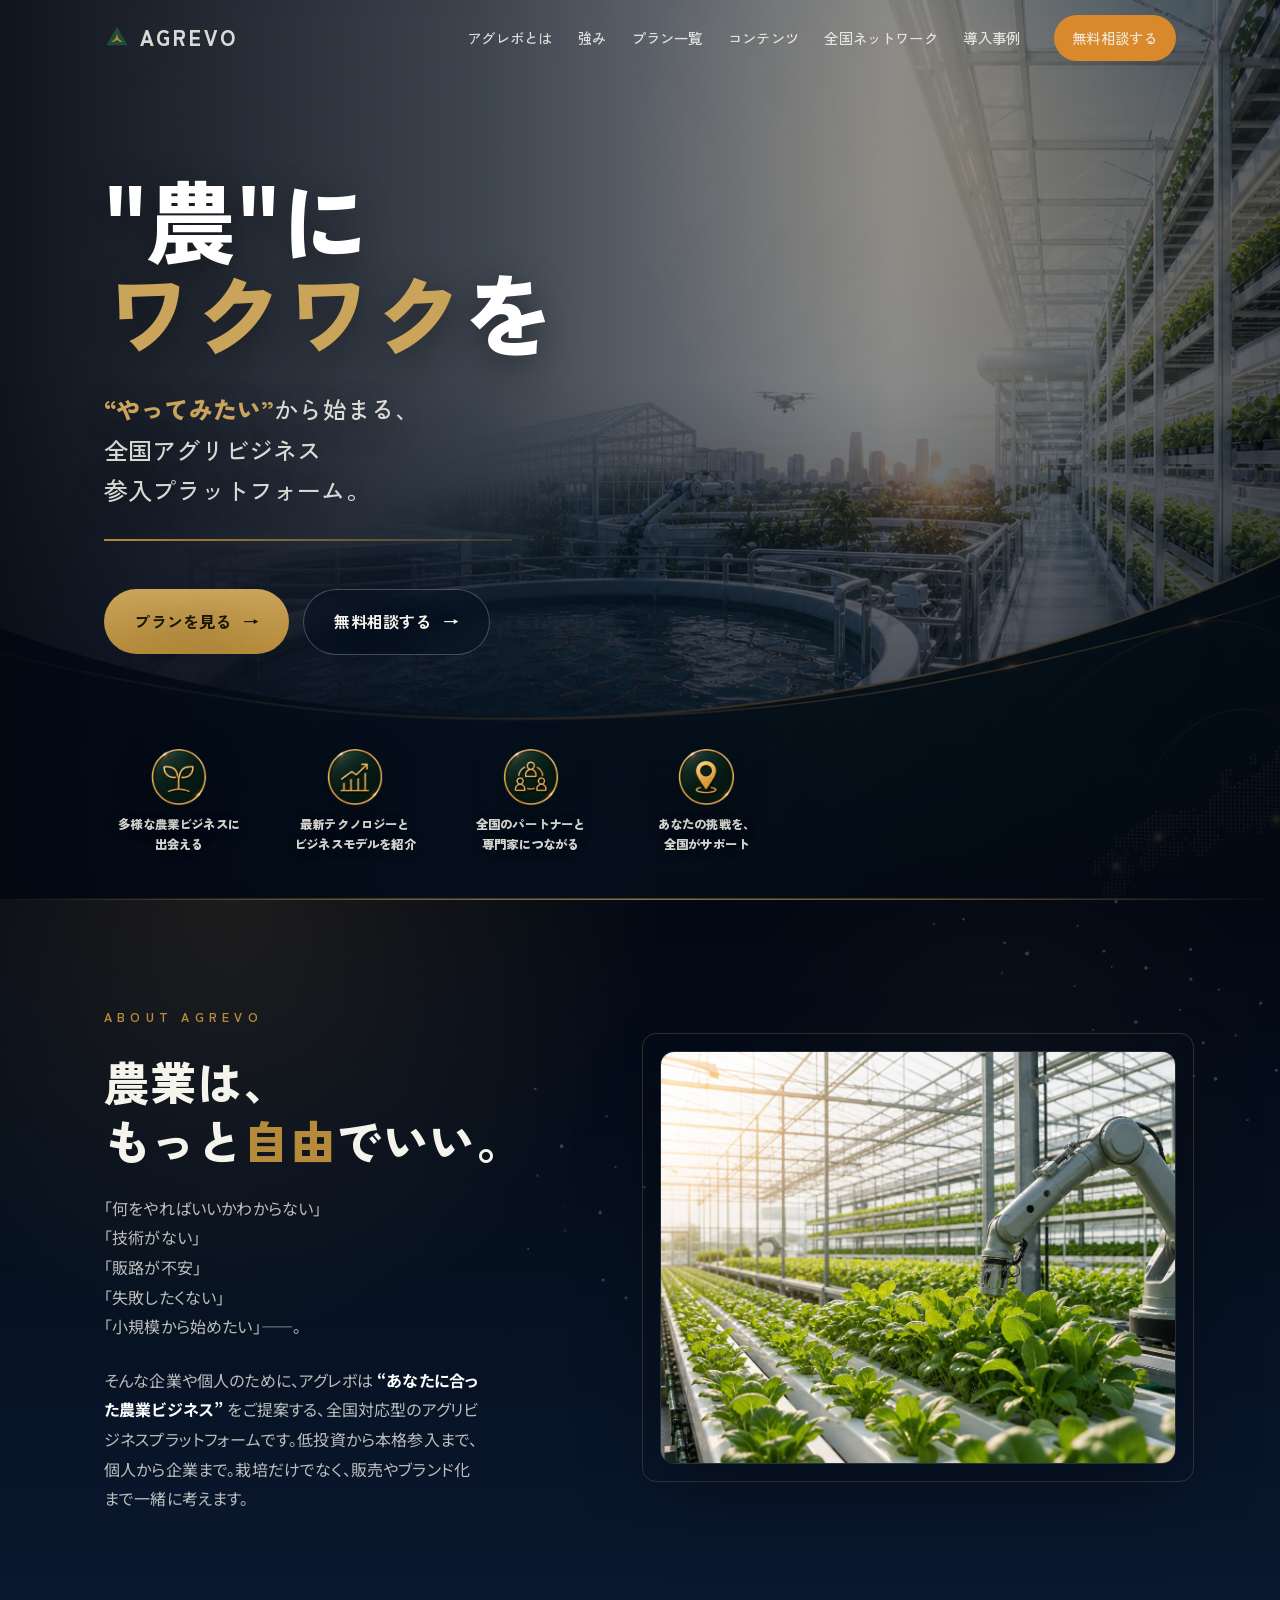
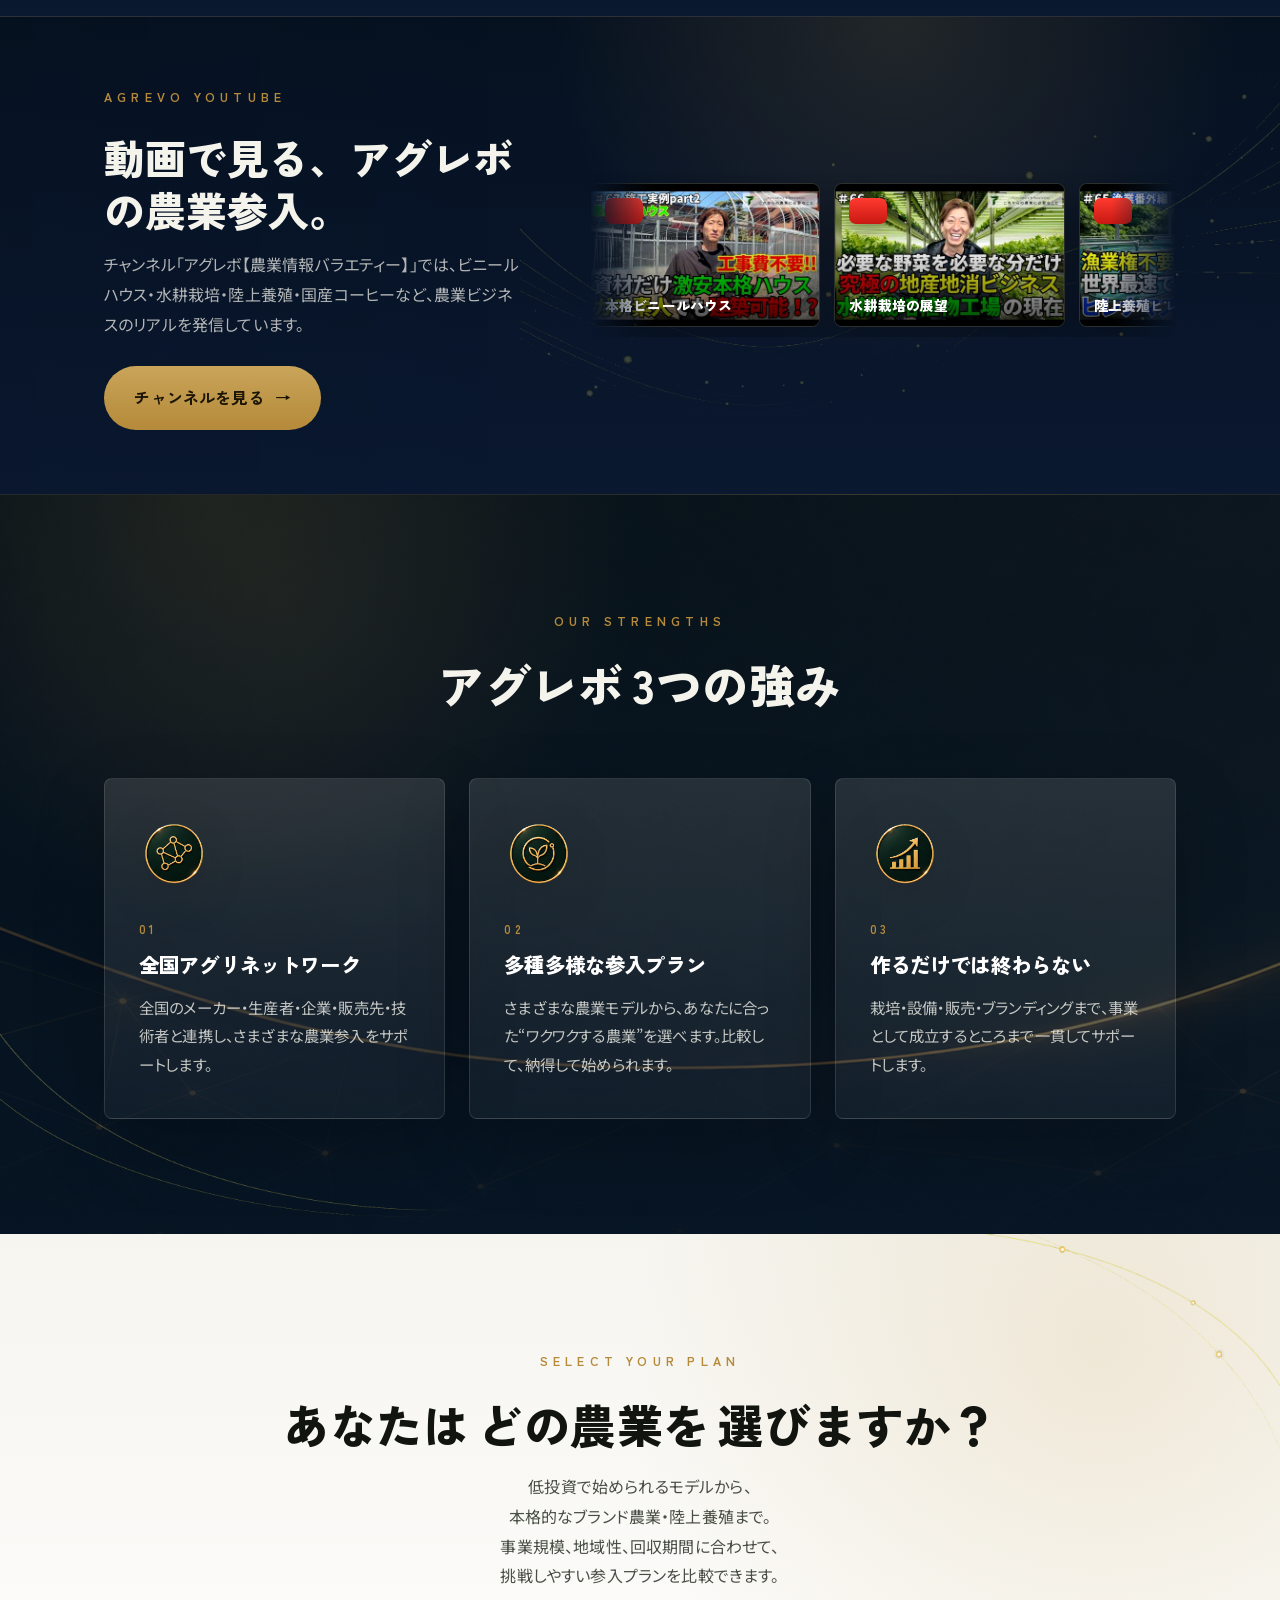
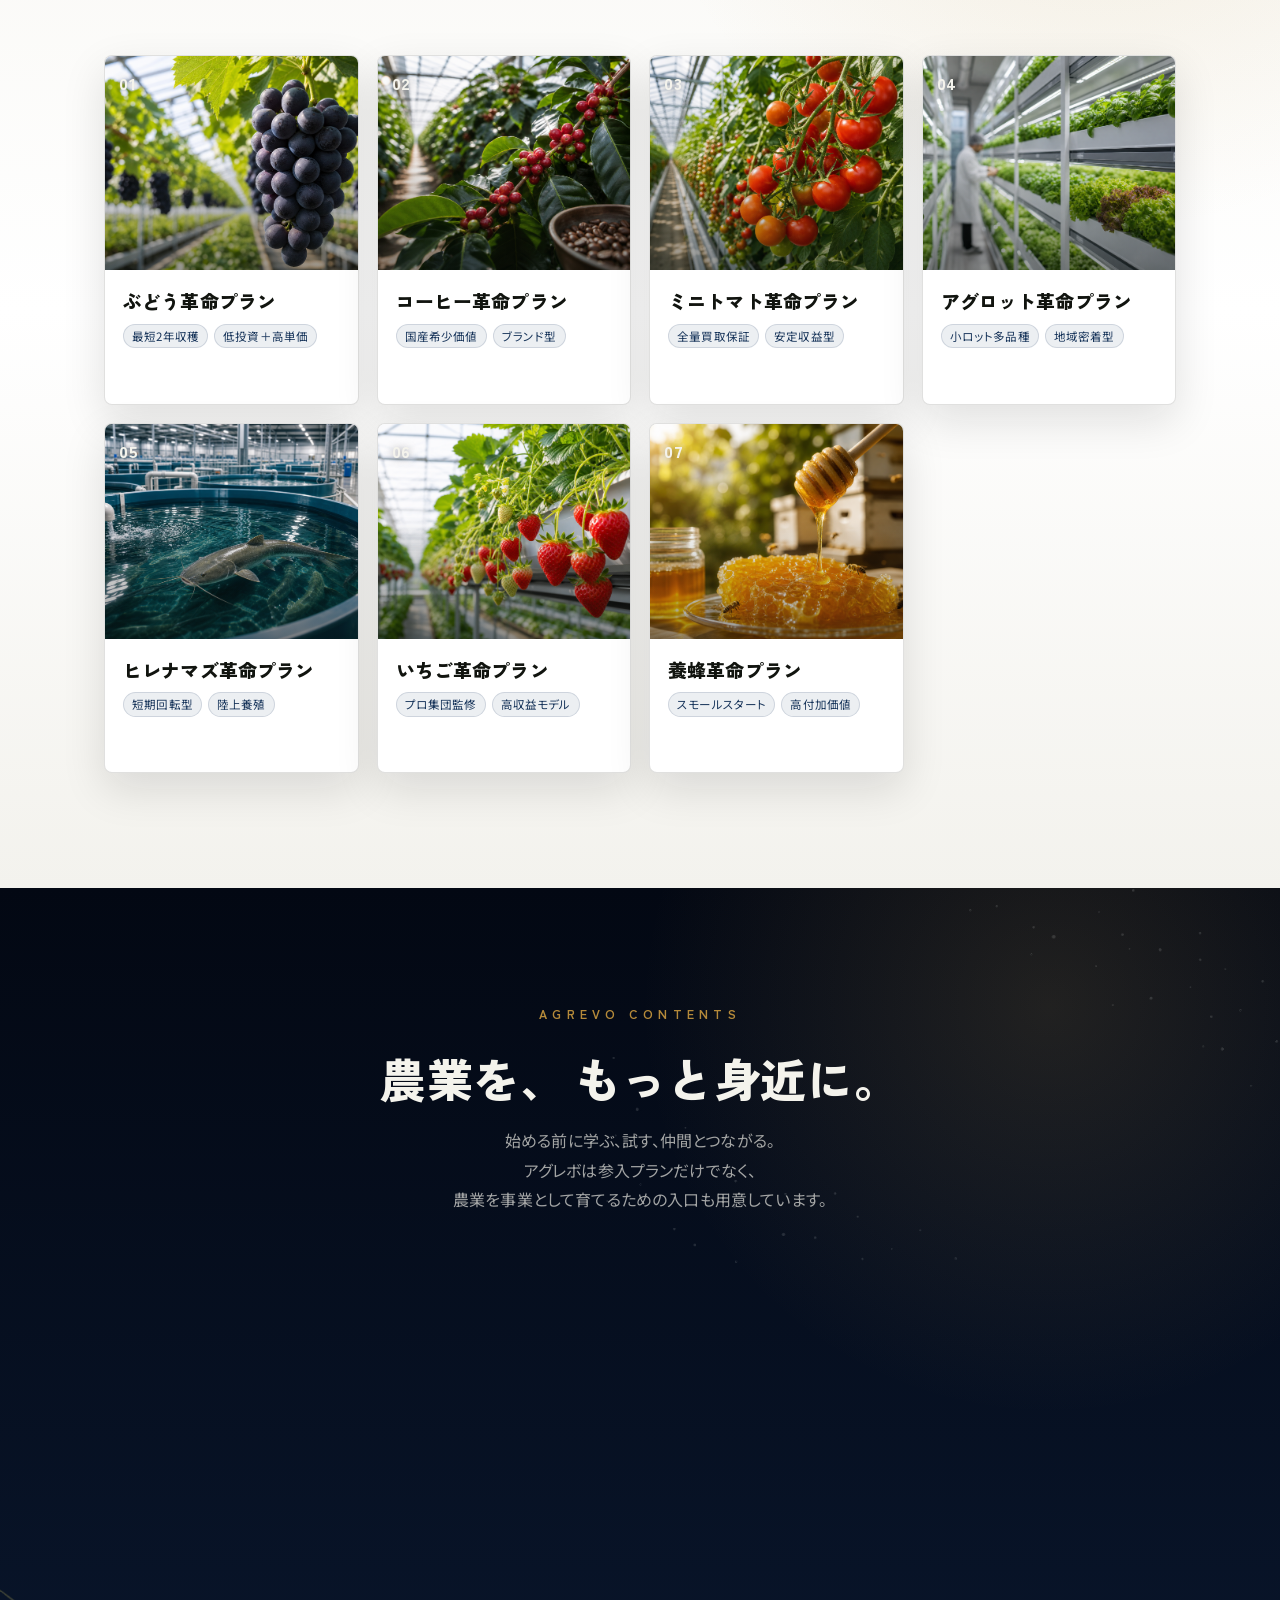
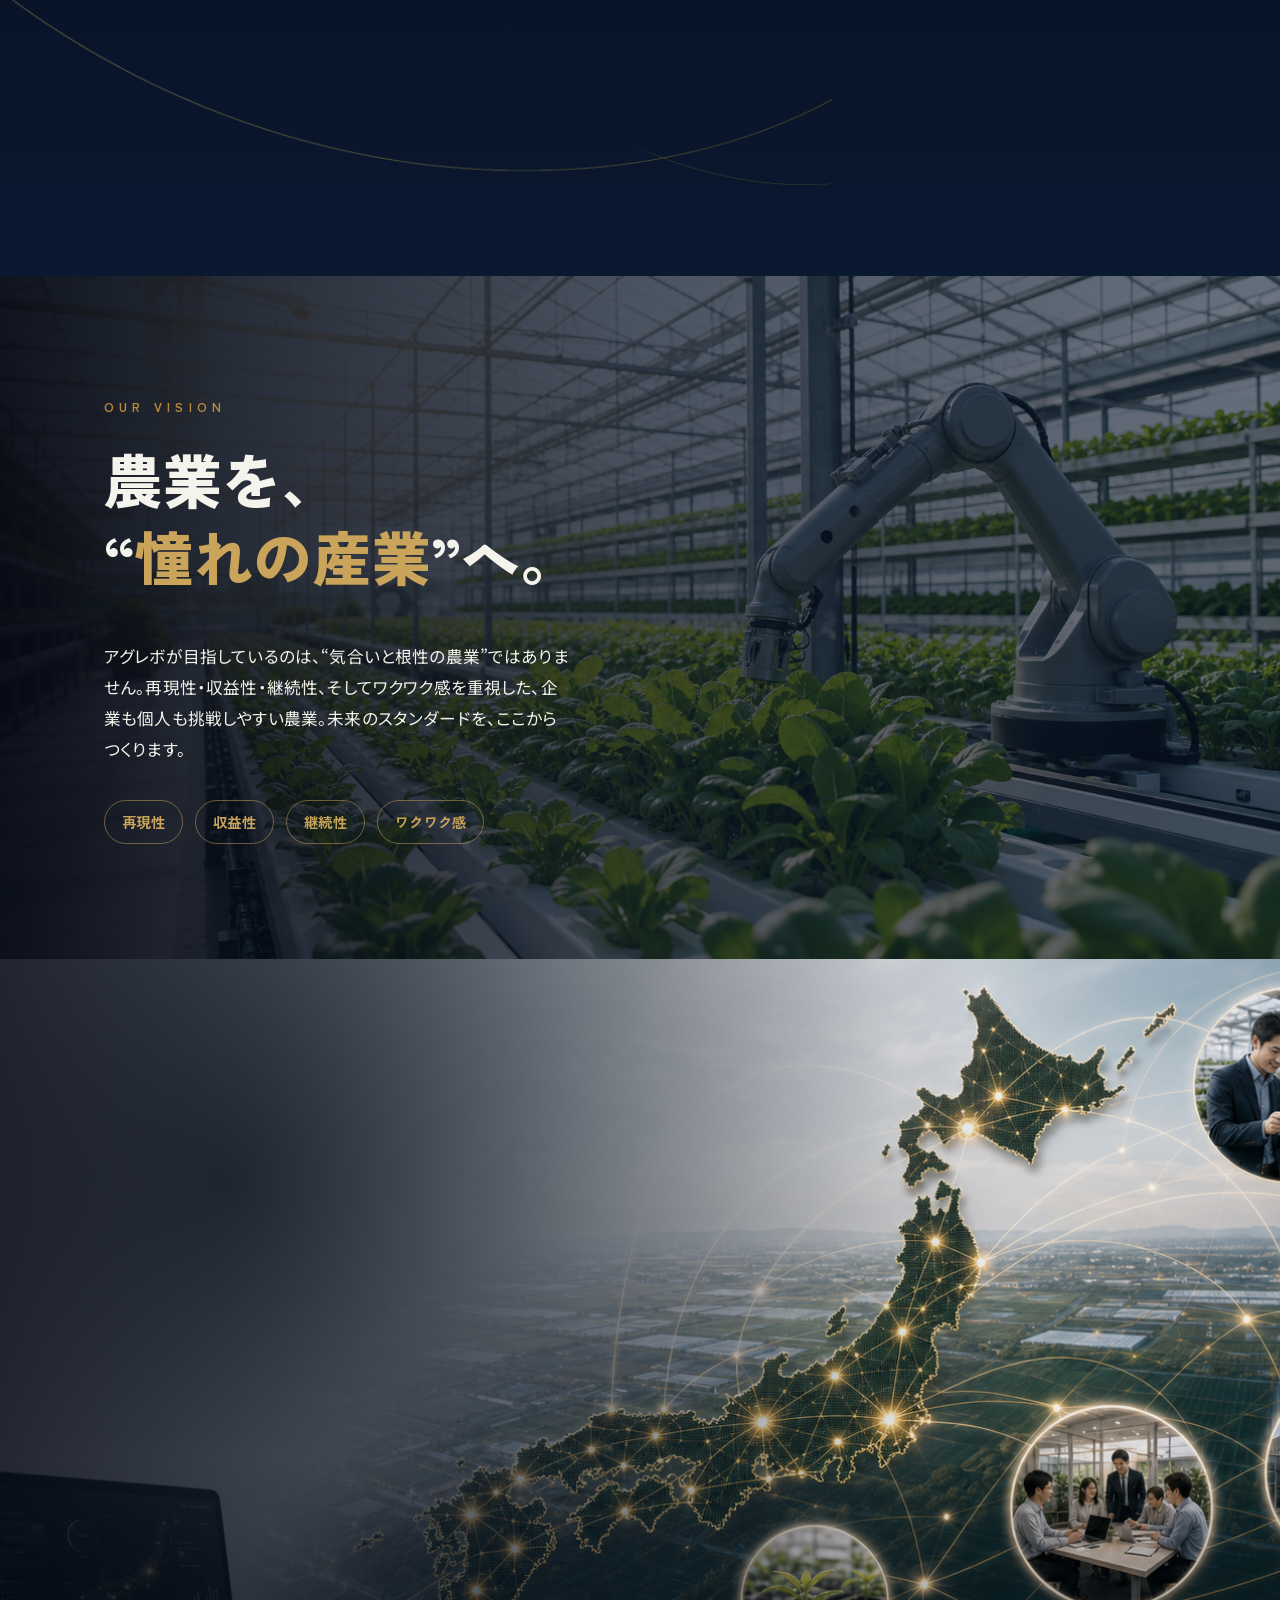
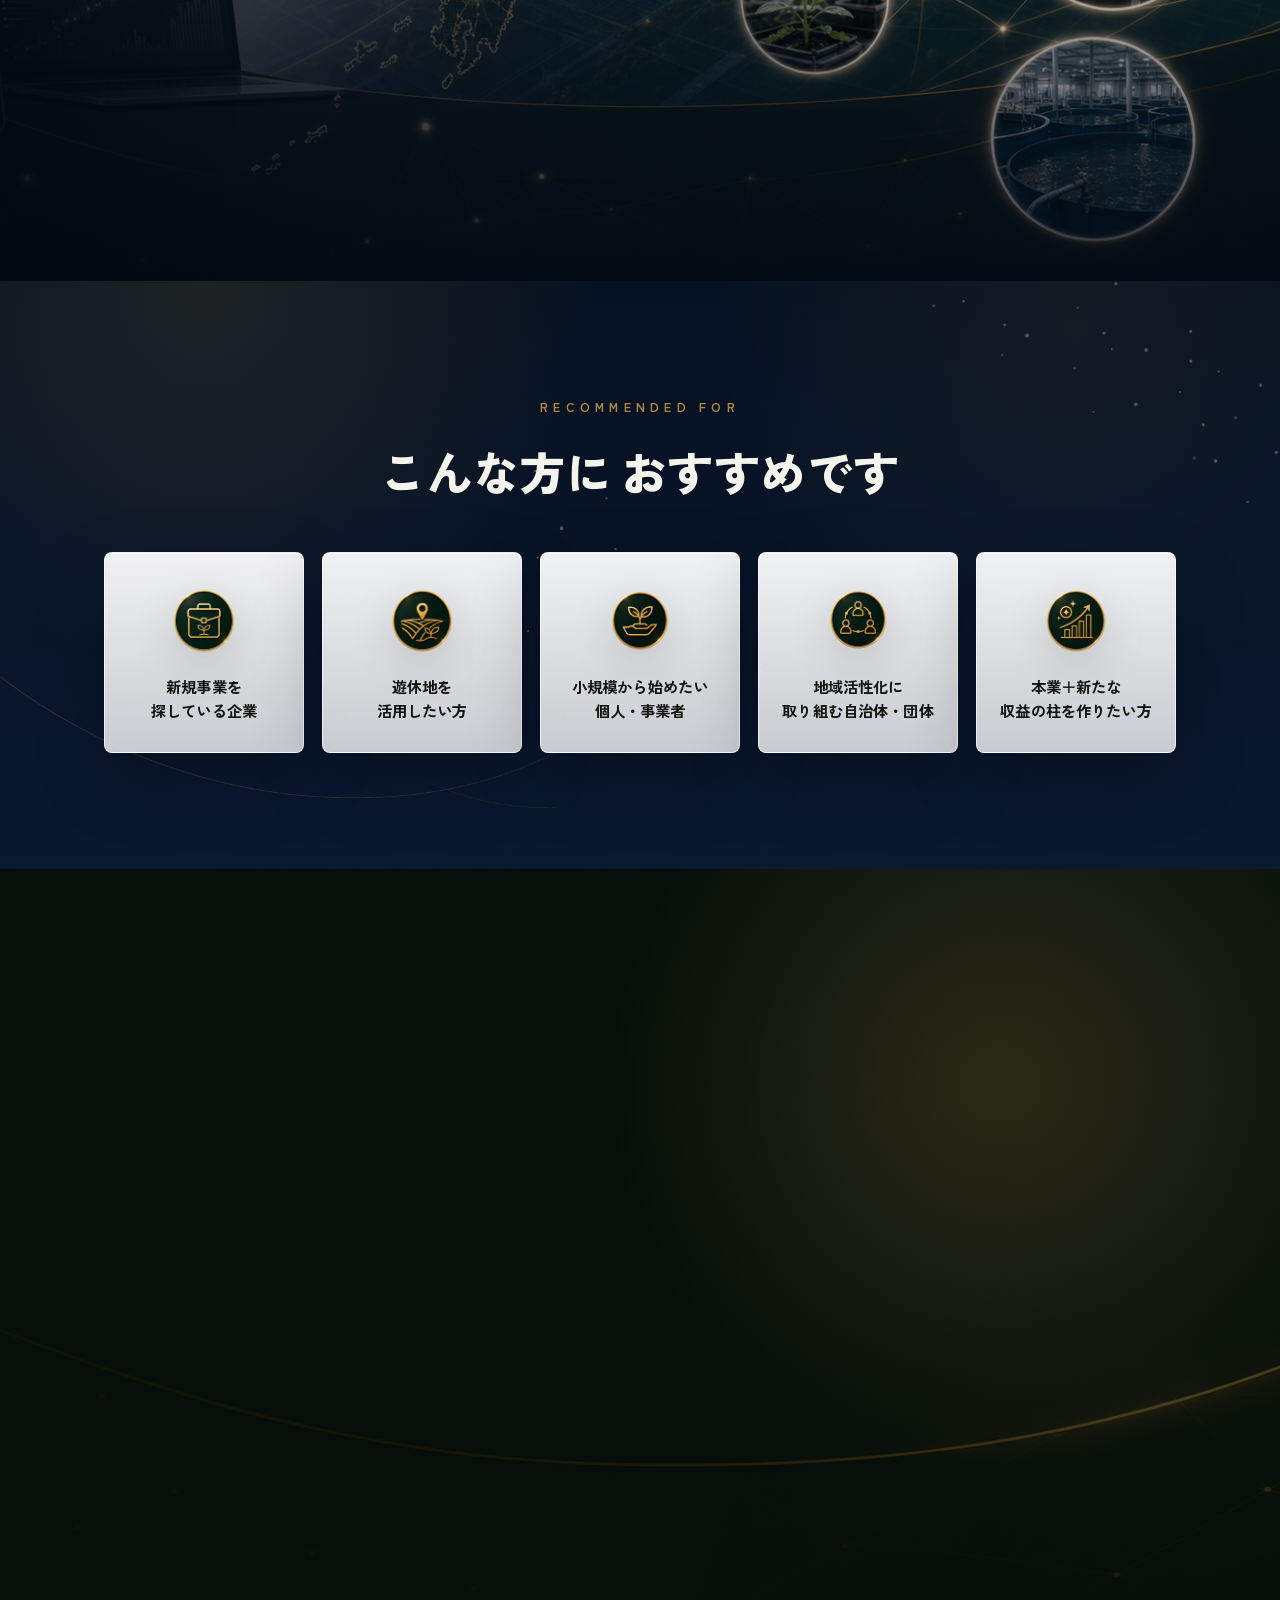
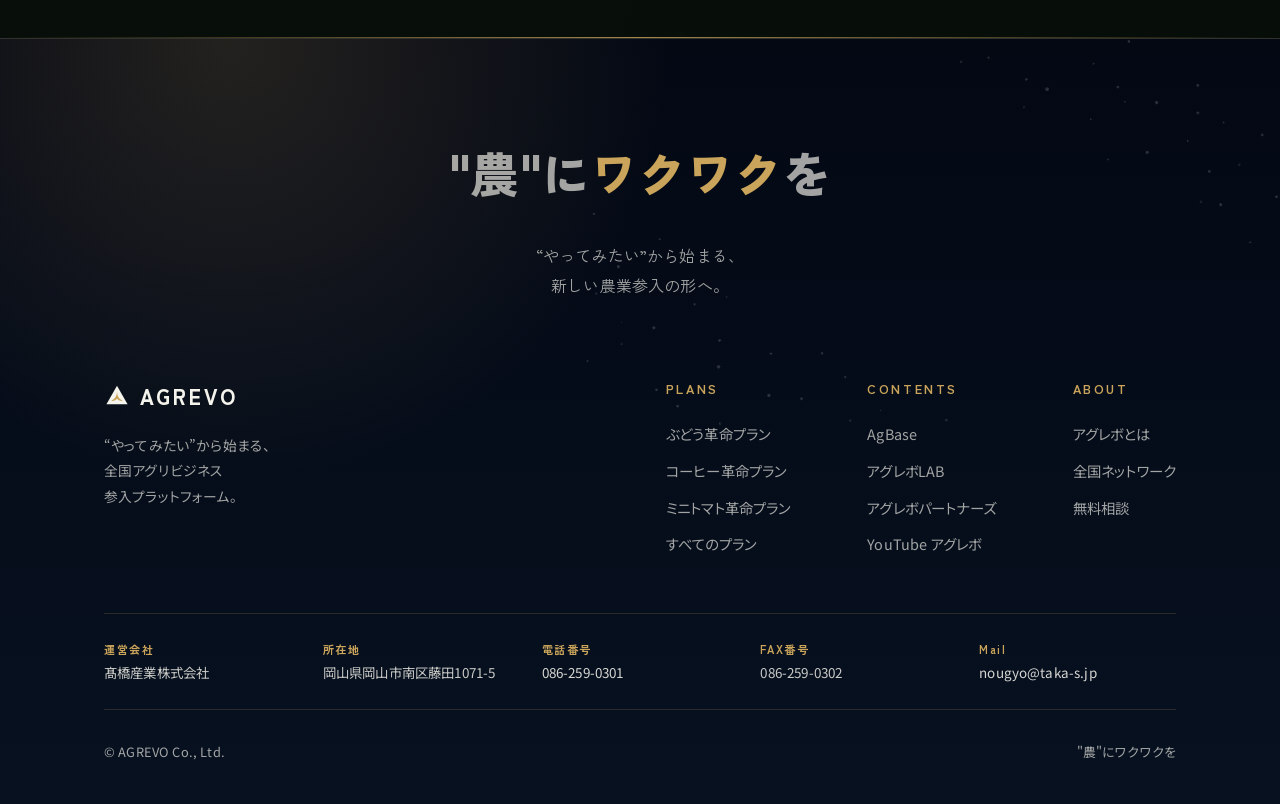
<file: index-luxury.html>
<!DOCTYPE html>
<html lang="ja">
<head>
<meta charset="UTF-8" />
<meta name="viewport" content="width=device-width, initial-scale=1.0" />
<title>AGREVO Luxury Concept ｜ "農"にワクワクを</title>
<meta name="description" content="“やってみたい”から始まる、全国アグリビジネス参入プラットフォーム。低投資から本格参入まで、あなたに合った農業ビジネスを比較・相談できます。" />
<link rel="preconnect" href="https://fonts.googleapis.com" />
<link rel="preconnect" href="https://fonts.gstatic.com" crossorigin />
<link href="https://fonts.googleapis.com/css2?family=Noto+Sans+JP:wght@400;500;700;900&family=Zen+Kaku+Gothic+New:wght@400;500;700;900&display=swap" rel="stylesheet" />
<link rel="stylesheet" href="styles-luxury.css" />
</head>
<body>

<!-- ============ HEADER ============ -->
<header class="header on-hero" id="header">
  <div class="header__inner">
    <a class="logo" href="#top" aria-label="AGREVO ホーム">
      <svg class="logo__mark" viewBox="0 0 32 32" fill="none" aria-hidden="true">
        <path d="M16 2 L29 25 H3 Z" fill="#1F4D35"/>
        <path d="M16 9 C16 16 12 19 9 21 C13 21 16 18 16 18 C16 18 19 21 23 21 C20 19 16 16 16 9Z" fill="#B58A3A"/>
      </svg>
      <span class="logo__txt">AGREVO</span>
    </a>
    <nav class="nav" id="nav">
      <a href="#about">アグレボとは</a>
      <a href="#strengths">強み</a>
      <a href="#services">プラン一覧</a>
      <a href="#contents">コンテンツ</a>
      <a href="#network">全国ネットワーク</a>
      <a href="#recommend">導入事例</a>
      <a class="btn btn--orange btn--sm header__cta" href="https://lin.ee/pdWLP3m" target="_blank" rel="noopener">無料相談する</a>
    </nav>
    <button class="nav-toggle" id="navToggle" aria-label="メニュー">
      <span></span><span></span><span></span>
    </button>
  </div>
</header>

<main id="top">

<!-- ============ HERO ============ -->
<section class="hero" data-screen-label="Hero">
  <div class="hero__bg">
    <img src="assets/hero-premium-bg-v1.png" alt="未来の農業プラットフォーム" />
  </div>
  <div class="hero__inner">
    <div class="hero__content">
      <h1>"農"に<br /><span class="gold">ワクワク</span>を</h1>
      <p class="hero__lead"><span class="em">“やってみたい”</span>から始まる、<br /><span class="nowrap">全国アグリビジネス</span><br /><span class="nowrap">参入プラットフォーム。</span></p>
      <div class="hero__cta">
        <a class="btn btn--gold" href="#services">プランを見る <span class="arr">→</span></a>
        <a class="btn btn--ghost-light" href="https://lin.ee/pdWLP3m" target="_blank" rel="noopener">無料相談する <span class="arr">→</span></a>
      </div>
    </div>
  </div>
  <div class="hero__features" aria-label="アグレボの特徴">
    <div class="hero-feature">
      <img class="hero-feature__icon" src="assets/hero-leaf-business.png" alt="" aria-hidden="true" />
      <span><span class="nowrap">多様な農業ビジネスに</span><br />出会える</span>
    </div>
    <div class="hero-feature">
      <img class="hero-feature__icon" src="assets/hero-tech-growth.png" alt="" aria-hidden="true" />
      <span><span class="nowrap">最新テクノロジーと</span><br /><span class="nowrap">ビジネスモデルを紹介</span></span>
    </div>
    <div class="hero-feature">
      <img class="hero-feature__icon" src="assets/hero-partner-network.png" alt="" aria-hidden="true" />
      <span><span class="nowrap">全国のパートナーと</span><br />専門家につながる</span>
    </div>
    <div class="hero-feature">
      <img class="hero-feature__icon" src="assets/hero-map-support.png" alt="" aria-hidden="true" />
      <span><span class="nowrap">あなたの挑戦を、</span><br />全国がサポート</span>
    </div>
  </div>
  <div class="hero__scroll"><span>SCROLL</span><span class="dot"></span></div>
  <div class="hero__rule"></div>
</section>

<!-- ============ ABOUT ============ -->
<section class="section about" id="about" data-screen-label="About">
  <div class="wrap about__grid">
    <div class="about__copy reveal">
      <span class="eyebrow">ABOUT AGREVO</span>
      <h2 class="section-title">農業は、<br /><span class="nowrap">もっと<span class="gold">自由</span>でいい。</span></h2>
      <p>「何をやればいいかわからない」<br />「技術がない」<br />「販路が不安」<br />「失敗したくない」<br />「小規模から始めたい」——。</p>
      <p>そんな企業や個人のために、アグレボは <strong>“あなたに合った農業ビジネス”</strong> をご提案する、全国対応型のアグリビジネスプラットフォームです。低投資から本格参入まで、個人から企業まで。栽培だけでなく、販売やブランド化まで一緒に考えます。</p>
    </div>
    <div class="about__media reveal">
      <img src="assets/about-smart-farm.png" alt="スマート農業の現場" />
    </div>
  </div>
</section>

<!-- ============ YOUTUBE ============ -->
<section class="youtube-strip" id="youtube" data-screen-label="YouTube">
  <div class="wrap youtube-strip__inner reveal">
    <div class="youtube-strip__copy">
      <span class="eyebrow">AGREVO YOUTUBE</span>
      <h2>動画で見る、<br class="sp-br" />アグレボの農業参入。</h2>
      <p>チャンネル「アグレボ【農業情報バラエティー】」では、ビニールハウス・水耕栽培・陸上養殖・国産コーヒーなど、農業ビジネスのリアルを発信しています。</p>
      <a class="btn btn--gold" href="https://youtube.com/channel/UC22K7TMrAsa_dML4lWyLYlA?si=RISbWXEKbi1xfDkl" target="_blank" rel="noopener">チャンネルを見る <span class="arr">→</span></a>
    </div>
    <div class="youtube-reel" aria-label="アグレボYouTube最新動画">
      <div class="youtube-reel__track">
        <a class="yt-card" href="https://www.youtube.com/watch?v=8H9CS0PedY4" target="_blank" rel="noopener">
          <img src="assets/youtube-thumb-01.jpg" alt="本格ビニールハウスの動画サムネイル" />
          <span>本格ビニールハウス</span>
        </a>
        <a class="yt-card" href="https://www.youtube.com/watch?v=SMIt3hiAcKg" target="_blank" rel="noopener">
          <img src="assets/youtube-thumb-02.jpg" alt="水耕栽培の動画サムネイル" />
          <span>水耕栽培の展望</span>
        </a>
        <a class="yt-card" href="https://www.youtube.com/watch?v=dsl5Bwdvq9Q" target="_blank" rel="noopener">
          <img src="assets/youtube-thumb-03.jpg" alt="陸上養殖ヒレナマズの動画サムネイル" />
          <span>陸上養殖ヒレナマズ</span>
        </a>
        <a class="yt-card" href="https://www.youtube.com/watch?v=vsaEcpsqpt8" target="_blank" rel="noopener">
          <img src="assets/youtube-thumb-04.jpg" alt="ビニールハウス施工の動画サムネイル" />
          <span>本格ハウス施工</span>
        </a>
        <a class="yt-card" href="https://www.youtube.com/watch?v=ocS2MFdYidI" target="_blank" rel="noopener">
          <img src="assets/youtube-thumb-05.jpg" alt="これからの農業の動画サムネイル" />
          <span>これからの農業</span>
        </a>
        <a class="yt-card" href="https://www.youtube.com/watch?v=uF1_RvDAeQs" target="_blank" rel="noopener">
          <img src="assets/youtube-thumb-06.jpg" alt="国産コーヒーの動画サムネイル" />
          <span>国産コーヒー</span>
        </a>
        <a class="yt-card" href="https://www.youtube.com/watch?v=8H9CS0PedY4" target="_blank" rel="noopener" aria-hidden="true" tabindex="-1">
          <img src="assets/youtube-thumb-01.jpg" alt="" />
          <span>本格ビニールハウス</span>
        </a>
        <a class="yt-card" href="https://www.youtube.com/watch?v=SMIt3hiAcKg" target="_blank" rel="noopener" aria-hidden="true" tabindex="-1">
          <img src="assets/youtube-thumb-02.jpg" alt="" />
          <span>水耕栽培の展望</span>
        </a>
        <a class="yt-card" href="https://www.youtube.com/watch?v=dsl5Bwdvq9Q" target="_blank" rel="noopener" aria-hidden="true" tabindex="-1">
          <img src="assets/youtube-thumb-03.jpg" alt="" />
          <span>陸上養殖ヒレナマズ</span>
        </a>
      </div>
    </div>
  </div>
</section>

<!-- ============ STRENGTHS ============ -->
<section class="section strengths" id="strengths" data-screen-label="Strengths">
  <div class="wrap">
    <span class="eyebrow eyebrow--center">OUR STRENGTHS</span>
    <h2 class="section-title section-title--center"><span class="nowrap">アグレボ</span><span class="nowrap">3つの強み</span></h2>
    <div class="cards-3">
      <article class="scard reveal">
        <img class="scard__icon" src="assets/strength-network-clean.png" alt="" aria-hidden="true" />
        <span class="scard__num">01</span>
        <h3>全国アグリネットワーク</h3>
        <p>全国のメーカー・生産者・企業・販売先・技術者と連携し、さまざまな農業参入をサポートします。</p>
      </article>
      <article class="scard reveal">
        <img class="scard__icon" src="assets/strength-plan-selection-clean.png" alt="" aria-hidden="true" />
        <span class="scard__num">02</span>
        <h3>多種多様な参入プラン</h3>
        <p>さまざまな農業モデルから、あなたに合った“ワクワクする農業”を選べます。比較して、納得して始められます。</p>
      </article>
      <article class="scard reveal">
        <img class="scard__icon" src="assets/strength-growth-support-clean.png" alt="" aria-hidden="true" />
        <span class="scard__num">03</span>
        <h3>作るだけでは終わらない</h3>
        <p>栽培・設備・販売・ブランディングまで、事業として成立するところまで一貫してサポートします。</p>
      </article>
    </div>
  </div>
</section>

<!-- ============ SERVICES ============ -->
<section class="section services" id="services" data-screen-label="Services">
  <div class="wrap">
    <div class="services__head">
      <span class="eyebrow eyebrow--center">SELECT YOUR PLAN</span>
      <h2 class="section-title section-title--center"><span class="nowrap">あなたは</span><span class="nowrap">どの農業を</span><span class="nowrap">選びますか？</span></h2>
      <p class="section-lead section-lead--center">低投資で始められるモデルから、<br class="pc-br" />本格的なブランド農業・陸上養殖まで。<br />事業規模、地域性、回収期間に合わせて、<br class="pc-br" />挑戦しやすい参入プランを比較できます。</p>
    </div>
    <div class="svc-rail" id="svcRail">
      <article class="svc reveal">
        <div class="svc__media"><span class="svc__no">01</span><img src="assets/service-grape.png" alt="ぶどう革命プラン" /></div>
        <div class="svc__body">
          <h3 class="svc__title">ぶどう革命プラン</h3>
          <div class="svc__tags"><span class="svc__tag">最短2年収穫</span><span class="svc__tag">低投資＋高単価</span></div>
          <span class="svc__more">詳しくはこちら →</span>
        </div>
      </article>
      <article class="svc reveal">
        <div class="svc__media"><span class="svc__no">02</span><img src="assets/service-coffee.png" alt="コーヒー革命プラン" /></div>
        <div class="svc__body">
          <h3 class="svc__title">コーヒー革命プラン</h3>
          <div class="svc__tags"><span class="svc__tag">国産希少価値</span><span class="svc__tag">ブランド型</span></div>
          <span class="svc__more">詳しくはこちら →</span>
        </div>
      </article>
      <article class="svc reveal">
        <div class="svc__media"><span class="svc__no">03</span><img src="assets/service-mini-tomato.png" alt="ミニトマト革命プラン" /></div>
        <div class="svc__body">
          <h3 class="svc__title">ミニトマト革命プラン</h3>
          <div class="svc__tags"><span class="svc__tag">全量買取保証</span><span class="svc__tag">安定収益型</span></div>
          <span class="svc__more">詳しくはこちら →</span>
        </div>
      </article>
      <article class="svc reveal">
        <div class="svc__media"><span class="svc__no">04</span><img src="assets/service-aglot.png" alt="アグロット革命プラン" /></div>
        <div class="svc__body">
          <h3 class="svc__title">アグロット革命プラン</h3>
          <div class="svc__tags"><span class="svc__tag">小ロット多品種</span><span class="svc__tag">地域密着型</span></div>
          <span class="svc__more">詳しくはこちら →</span>
        </div>
      </article>
      <article class="svc reveal">
        <div class="svc__media"><span class="svc__no">05</span><img src="assets/service-hirenamazu.png" alt="ヒレナマズ革命プラン" /></div>
        <div class="svc__body">
          <h3 class="svc__title">ヒレナマズ革命プラン</h3>
          <div class="svc__tags"><span class="svc__tag">短期回転型</span><span class="svc__tag">陸上養殖</span></div>
          <span class="svc__more">詳しくはこちら →</span>
        </div>
      </article>
      <article class="svc reveal">
        <div class="svc__media"><span class="svc__no">06</span><img src="assets/service-strawberry.png" alt="いちご革命プラン" /></div>
        <div class="svc__body">
          <h3 class="svc__title">いちご革命プラン</h3>
          <div class="svc__tags"><span class="svc__tag">プロ集団監修</span><span class="svc__tag">高収益モデル</span></div>
          <span class="svc__more">詳しくはこちら →</span>
        </div>
      </article>
      <article class="svc reveal">
        <div class="svc__media"><span class="svc__no">07</span><img src="assets/service-honey.png" alt="養蜂革命プラン" /></div>
        <div class="svc__body">
          <h3 class="svc__title">養蜂革命プラン</h3>
          <div class="svc__tags"><span class="svc__tag">スモールスタート</span><span class="svc__tag">高付加価値</span></div>
          <span class="svc__more">詳しくはこちら →</span>
        </div>
      </article>
    </div>
  </div>
</section>

<!-- ============ CONTENTS ============ -->
<section class="section contents" id="contents" data-screen-label="Contents">
  <div class="wrap">
    <span class="eyebrow eyebrow--center">AGREVO CONTENTS</span>
    <h2 class="section-title section-title--center"><span class="nowrap">農業を、</span><span class="nowrap">もっと身近に。</span></h2>
    <p class="section-lead section-lead--center">始める前に学ぶ、試す、仲間とつながる。<br />アグレボは参入プランだけでなく、<br class="pc-br" />農業を事業として育てるための入口も用意しています。</p>
    <div class="cards-3 contents__grid">
      <a class="ccard reveal" href="https://v0-chi-one-34.vercel.app/" target="_blank" rel="noopener">
        <div class="ccard__media"><img src="assets/content-agbase-minihouse-outdoor.png" alt="AgBase ミニハウス" /></div>
        <div class="ccard__body">
          <span class="ccard__name">AgBase</span>
          <span class="ccard__copy">「ちょうどいいプロ仕様」</span>
          <p>家庭菜園〜セミプロまで。今までになかった、暮らしになじむミニハウスシリーズです。</p>
          <span class="ccard__more">詳しく見る <span class="arr">→</span></span>
        </div>
      </a>
      <a class="ccard reveal" href="https://v0-agrevo-lab-lp.vercel.app/" target="_blank" rel="noopener">
        <div class="ccard__media"><img src="assets/content-lab.png" alt="アグレボLAB" /></div>
        <div class="ccard__body">
          <span class="ccard__name">アグレボLAB</span>
          <span class="ccard__copy">「一人で始めない農業へ。」</span>
          <p>経営者・農家・異業種がつながる、全国型のアグリコミュニティ。学び合い、共に挑戦します。</p>
          <span class="ccard__more">詳しく見る <span class="arr">→</span></span>
        </div>
      </a>
      <a class="ccard reveal" href="#cta">
        <div class="ccard__media"><img src="assets/content-partners.png" alt="アグレボパートナーズ" /></div>
        <div class="ccard__body">
          <span class="ccard__name">アグレボパートナーズ</span>
          <span class="ccard__copy">「農業の未来を、<br />一緒に創る仲間募集。」</span>
          <p>思想に共感し、共創する企業・メーカー・資材業者のパートナーネットワーク。</p>
          <span class="ccard__more">詳しく見る <span class="arr">→</span></span>
        </div>
      </a>
    </div>
  </div>
</section>

<!-- ============ VISION ============ -->
<section class="section vision" id="vision" data-screen-label="Vision">
  <div class="vision__bg"><img src="assets/about-smart-farm.png" alt="" aria-hidden="true" /></div>
<div class="wrap vision__inner">
    <span class="eyebrow">OUR VISION</span>
    <h2 class="vision__title">農業を、<br /><span class="nowrap">“<span class="gold">憧れの産業</span>”へ。</span></h2>
    <p class="vision__body">アグレボが目指しているのは、“気合いと根性の農業”ではありません。再現性・収益性・継続性、そしてワクワク感を重視した、企業も個人も挑戦しやすい農業。未来のスタンダードを、ここからつくります。</p>
    <div class="vision__pills">
      <span class="vision__pill">再現性</span>
      <span class="vision__pill">収益性</span>
      <span class="vision__pill">継続性</span>
      <span class="vision__pill">ワクワク感</span>
    </div>
  </div>
</section>

<!-- ============ NETWORK ============ -->
<section class="section network" id="network" data-screen-label="Network">
  <div class="network__fullbg">
    <img src="assets/network-full-bleed-bg-v1.png" alt="" aria-hidden="true" />
  </div>
  <div class="wrap">
    <div class="network__head reveal">
      <span class="eyebrow">NATIONWIDE NETWORK</span>
      <h2 class="section-title">全国に広がる<br /><span class="gold">ネットワーク</span></h2>
      <p>北海道から沖縄まで。<br />全国の生産者・技術者・企業・販売先と連携し、<br />あなたの挑戦を地域の力で支えます。<br />具体的な拠点は、ご相談に応じて最適にマッチングします。</p>
    </div>
  </div>
</section>

<!-- ============ RECOMMENDED FOR ============ -->
<section class="section recommend" id="recommend" data-screen-label="Recommend">
  <div class="wrap">
    <span class="eyebrow eyebrow--center">RECOMMENDED FOR</span>
    <h2 class="section-title section-title--center"><span class="nowrap">こんな方に</span><span class="nowrap">おすすめです</span></h2>
    <div class="rec-grid">
      <article class="rcard reveal">
        <img class="rcard__ic" src="assets/recommend-new-business.png" alt="" aria-hidden="true" />
        <p>新規事業を<br />探している企業</p>
      </article>
      <article class="rcard reveal">
        <img class="rcard__ic" src="assets/recommend-land-use.png" alt="" aria-hidden="true" />
        <p>遊休地を<br />活用したい方</p>
      </article>
      <article class="rcard reveal">
        <img class="rcard__ic" src="assets/recommend-small-start.png" alt="" aria-hidden="true" />
        <p>小規模から始めたい<br />個人・事業者</p>
      </article>
      <article class="rcard reveal">
        <img class="rcard__ic" src="assets/recommend-regional-community.png" alt="" aria-hidden="true" />
        <p>地域活性化に<br /><span class="nowrap">取り組む自治体・団体</span></p>
      </article>
      <article class="rcard reveal">
        <img class="rcard__ic" src="assets/recommend-revenue-pillar.png" alt="" aria-hidden="true" />
        <p>本業＋新たな<br /><span class="nowrap">収益の柱を作りたい方</span></p>
      </article>
    </div>
  </div>
</section>

<!-- ============ FINAL CTA ============ -->
<section class="section cta" id="cta" data-screen-label="CTA">
  <div class="cta__bg"><img src="assets/dark-network-bg.png" alt="" aria-hidden="true" /></div>
  <div class="wrap cta__inner">
    <div class="reveal">
      <span class="eyebrow">FREE CONSULTATION</span>
      <h2 class="cta__title">まずは<br /><span class="nowrap">無料相談から。</span></h2>
      <ul class="cta__list">
        <li><img class="cta__icon" src="assets/cta-plan-diagnosis.png" alt="" aria-hidden="true" />最適プラン診断</li>
        <li><img class="cta__icon" src="assets/cta-roi-simulation.png" alt="" aria-hidden="true" /><span>投資回収<br /><span class="nowrap">シミュレーション</span></span></li>
        <li><img class="cta__icon" src="assets/cta-plan-diagnosis.png" alt="" aria-hidden="true" />土地診断</li>
        <li><img class="cta__icon" src="assets/cta-roi-simulation.png" alt="" aria-hidden="true" />地域適性確認</li>
        <li><img class="cta__icon" src="assets/cta-plan-diagnosis.png" alt="" aria-hidden="true" />販路モデル相談</li>
      </ul>
    </div>
    <div class="cta__panel reveal">
      <p class="kicker">オンラインで<br class="sp-br" />簡単30秒予約。<br />気になることだけでも、<br />お気軽にどうぞ。</p>
      <a class="btn btn--gold line-btn" href="https://lin.ee/pdWLP3m" target="_blank" rel="noopener"><span class="line-ic">L</span>公式LINEはこちら <span class="arr">→</span></a>
      <p class="cta__note">相談は無料です。しつこい勧誘はいたしません。</p>
    </div>
  </div>
</section>

</main>

<!-- ============ FOOTER ============ -->
<footer class="footer" data-screen-label="Footer">
  <div class="wrap">
    <div class="footer__msg">
      <p class="lg">"農"に<span class="gold">ワクワク</span>を</p>
      <p>“やってみたい”から始まる、<br />新しい農業参入の形へ。</p>
    </div>
    <div class="footer__grid">
      <div class="footer__brand">
        <a class="logo" href="#top">
          <svg class="logo__mark" viewBox="0 0 32 32" fill="none" aria-hidden="true">
            <path d="M16 2 L29 25 H3 Z" fill="#1F4D35"/>
            <path d="M16 9 C16 16 12 19 9 21 C13 21 16 18 16 18 C16 18 19 21 23 21 C20 19 16 16 16 9Z" fill="#B58A3A"/>
          </svg>
          <span class="logo__txt">AGREVO</span>
        </a>
        <p>“やってみたい”から始まる、<br />全国アグリビジネス<br />参入プラットフォーム。</p>
      </div>
      <div class="footer__cols">
        <div class="fcol">
          <h4>PLANS</h4>
          <a href="#services">ぶどう革命プラン</a>
          <a href="#services">コーヒー革命プラン</a>
          <a href="#services">ミニトマト革命プラン</a>
          <a href="#services">すべてのプラン</a>
        </div>
        <div class="fcol">
          <h4>CONTENTS</h4>
          <a href="https://v0-chi-one-34.vercel.app/" target="_blank" rel="noopener">AgBase</a>
          <a href="https://v0-agrevo-lab-lp.vercel.app/" target="_blank" rel="noopener">アグレボLAB</a>
          <a href="#contents">アグレボパートナーズ</a>
          <a href="https://youtube.com/channel/UC22K7TMrAsa_dML4lWyLYlA?si=RISbWXEKbi1xfDkl" target="_blank" rel="noopener">YouTube アグレボ</a>
        </div>
        <div class="fcol">
          <h4>ABOUT</h4>
          <a href="#about">アグレボとは</a>
          <a href="#network">全国ネットワーク</a>
          <a href="https://lin.ee/pdWLP3m" target="_blank" rel="noopener">無料相談</a>
        </div>
      </div>
    </div>
    <div class="footer__company" aria-label="運営会社情報">
      <p><span>運営会社</span>髙橋産業株式会社</p>
      <p><span>所在地</span>岡山県岡山市南区藤田1071-5</p>
      <p><span>電話番号</span><a href="tel:0862590301">086-259-0301</a></p>
      <p><span>FAX番号</span>086-259-0302</p>
      <p><span>Mail</span><a href="mailto:nougyo@taka-s.jp">nougyo@taka-s.jp</a></p>
    </div>
    <div class="footer__bottom">
      <span>© AGREVO Co., Ltd.</span>
      <span>"農"にワクワクを</span>
    </div>
  </div>
</footer>

<script>
  // Header state: solid on scroll, transparent over hero
  const header = document.getElementById('header');
  const hero = document.querySelector('.hero');
  const onScroll = () => {
    const scrolled = window.scrollY > 24;
    header.classList.toggle('scrolled', scrolled);
    const heroBottom = hero.offsetHeight - 90;
    header.classList.toggle('on-hero', window.scrollY < heroBottom);
  };
  window.addEventListener('scroll', onScroll, { passive: true });
  onScroll();

  // Mobile nav
  const toggle = document.getElementById('navToggle');
  const nav = document.getElementById('nav');
  toggle.addEventListener('click', () => {
    const open = nav.classList.toggle('open');
    toggle.classList.toggle('open', open);
  });
  nav.querySelectorAll('a').forEach(a => a.addEventListener('click', () => {
    nav.classList.remove('open'); toggle.classList.remove('open');
  }));

  // Scroll reveal
  const io = new IntersectionObserver((entries) => {
    entries.forEach((e, i) => {
      if (e.isIntersecting) { e.target.classList.add('in'); io.unobserve(e.target); }
    });
  }, { threshold: 0.12, rootMargin: '0px 0px -40px 0px' });
  document.querySelectorAll('.reveal').forEach((el, i) => {
    el.style.transitionDelay = (Math.min(i % 5, 4) * 0.07) + 's';
    io.observe(el);
  });
</script>
</body>
</html>
</file>
<file: styles.css>
/* =========================================================
   AGREVO PORTAL — Design System
   Parent design for 7 service LPs.
   Tokens are CSS variables so child LPs can re-theme.
   ========================================================= */

:root {
  /* --- Base palette --- */
  --warm-white: #FFFFFF;
  --warm-white-2: #F5F5F5;
  --near-black: #11140F;
  --deep-green: #10241B;
  --forest-green: #1F4D35;
  --gold: #B58A3A;
  --gold-soft: #C9A45A;
  --orange: #D9892B;

  /* --- Semantic --- */
  --bg: var(--warm-white);
  --bg-alt: var(--warm-white-2);
  --ink: var(--near-black);
  --ink-soft: #4A4F45;
  --ink-faint: #7C8175;
  --line: rgba(17, 20, 15, 0.10);
  --line-soft: rgba(17, 20, 15, 0.06);
  --on-dark: #F4F3EC;
  --on-dark-soft: rgba(244, 243, 236, 0.66);

  /* --- Type --- */
  --font-jp: "Zen Kaku Gothic New", "Noto Sans JP", system-ui, sans-serif;
  --font-body: "Noto Sans JP", system-ui, sans-serif;
  --font-display: "Zen Kaku Gothic New", "Noto Sans JP", sans-serif;

  /* --- Spacing / shape --- */
  --radius: 8px;
  --radius-lg: 14px;
  --shadow-card: 0 1px 2px rgba(17,20,15,0.04), 0 8px 28px rgba(17,20,15,0.06);
  --shadow-hover: 0 2px 6px rgba(17,20,15,0.08), 0 22px 50px rgba(17,20,15,0.16);
  --maxw: 1200px;
  --gutter: clamp(20px, 5vw, 64px);
  --section-y: clamp(72px, 9vw, 132px);
}

* { box-sizing: border-box; margin: 0; padding: 0; }

html { scroll-behavior: smooth; -webkit-text-size-adjust: 100%; }

body {
  font-family: var(--font-body);
  color: var(--ink);
  background: var(--bg);
  line-height: 1.85;
  font-feature-settings: "palt" 1;
  letter-spacing: 0.01em;
  -webkit-font-smoothing: antialiased;
  overflow-x: hidden;
}

img { display: block; max-width: 100%; }
a { color: inherit; text-decoration: none; }
button { font-family: inherit; cursor: pointer; border: none; background: none; }
.nowrap { display: inline-block; white-space: nowrap; }
.sp-br { display: none; }
.pc-br { display: inline; }

/* --- Layout helpers --- */
.wrap { width: 100%; max-width: var(--maxw); margin: 0 auto; padding: 0 var(--gutter); }
.section { padding-block: var(--section-y); }

.eyebrow {
  font-family: var(--font-display);
  font-size: 0.78rem;
  letter-spacing: 0.42em;
  font-weight: 700;
  color: var(--gold);
  text-transform: uppercase;
  margin-bottom: 1.4rem;
  display: inline-block;
}
.eyebrow--center { display: block; text-align: center; }

.section-title {
  font-family: var(--font-display);
  font-weight: 900;
  letter-spacing: 0.01em;
  line-height: 1.28;
  font-size: clamp(1.9rem, 3.6vw, 3rem);
  text-wrap: balance;
}
.section-title .nowrap + .nowrap { margin-left: .18em; }
.section-title--center { text-align: center; }
.gold { color: var(--gold); }
.section-lead {
  color: var(--ink-soft);
  max-width: 58ch;
  margin-top: 1.15rem;
  font-size: 1rem;
  text-wrap: balance;
}
.section-lead--center {
  margin-inline: auto;
  text-align: center;
}

/* --- Buttons --- */
.btn {
  display: inline-flex;
  align-items: center;
  gap: 0.7em;
  font-family: var(--font-display);
  font-weight: 700;
  font-size: 1rem;
  padding: 1.05em 1.9em;
  border-radius: 999px;
  transition: transform .25s ease, box-shadow .25s ease, background .25s ease;
  white-space: nowrap;
}
.btn .arr { transition: transform .25s ease; }
.btn:hover .arr { transform: translateX(4px); }
.btn--primary { background: var(--deep-green); color: var(--on-dark); }
.btn--primary:hover { background: #16361f; transform: translateY(-2px); box-shadow: 0 14px 30px rgba(16,36,27,.28); }
.btn--gold {
  background: linear-gradient(180deg, var(--gold-soft), var(--gold));
  color: #1b1505;
}
.btn--gold:hover { transform: translateY(-2px); box-shadow: 0 14px 30px rgba(181,138,58,.42); }
.btn--orange { background: var(--orange); color: #fff; }
.btn--orange:hover { transform: translateY(-2px); box-shadow: 0 14px 30px rgba(217,137,43,.42); }
.btn--ghost-dark { border: 1px solid rgba(244,243,236,.3); color: var(--on-dark); }
.btn--ghost-dark:hover { background: rgba(244,243,236,.08); }
.btn--ghost-light { border: 1px solid rgba(17,20,15,.18); color: var(--ink); background: rgba(255,255,255,.58); backdrop-filter: blur(8px); }
.btn--ghost-light:hover { background: #fff; transform: translateY(-2px); box-shadow: 0 14px 30px rgba(17,20,15,.10); }
.btn--sm { padding: .7em 1.3em; font-size: .9rem; }

/* =========================================================
   HEADER
   ========================================================= */
.header {
  position: fixed; inset: 0 0 auto 0; z-index: 100;
  transition: background .3s ease, box-shadow .3s ease, border-color .3s ease;
  border-bottom: 1px solid transparent;
}
.header__inner {
  max-width: var(--maxw); margin: 0 auto; padding: 0 var(--gutter);
  height: 76px; display: flex; align-items: center; justify-content: space-between;
}
.header.scrolled {
  background: rgba(248,247,242,.86);
  backdrop-filter: saturate(140%) blur(14px);
  border-bottom-color: var(--line);
}
.logo { display: flex; align-items: center; gap: .62em; }
.logo__mark { width: 26px; height: 26px; }
.logo__txt {
  font-family: var(--font-display); font-weight: 900;
  font-size: 1.32rem; letter-spacing: .14em; color: var(--ink);
}
.header.on-hero:not(.scrolled) .logo__txt,
.header.on-hero:not(.scrolled) .nav a { color: var(--ink); }
.header.on-hero:not(.scrolled) .nav a:hover { color: var(--forest-green); }

.nav { display: flex; align-items: center; gap: clamp(14px, 2vw, 30px); }
.nav a {
  font-family: var(--font-display); font-size: .9rem; font-weight: 500;
  color: var(--ink-soft); transition: color .2s ease; position: relative;
}
.nav a::after {
  content: ""; position: absolute; left: 0; bottom: -6px; height: 2px; width: 0;
  background: var(--gold); transition: width .25s ease;
}
.nav a:hover { color: var(--ink); }
.nav a:hover::after { width: 100%; }
.header__cta { margin-left: 8px; }
.nav-toggle { display: none; }

/* =========================================================
   HERO
   ========================================================= */
.hero { position: relative; min-height: 92vh; display: flex; align-items: center; color: var(--ink); overflow: hidden; background: #fff; }
.hero__bg { position: absolute; inset: 0; z-index: 0; }
.hero__bg img { width: 100%; height: 100%; object-fit: cover; }
.hero__bg::after {
  content: ""; position: absolute; inset: 0;
  background:
    linear-gradient(0deg, rgba(8,14,9,.64) 0%, rgba(8,14,9,.34) 27%, rgba(8,14,9,0) 50%),
    radial-gradient(ellipse at 24% 26%, rgba(255,255,255,.22) 0%, rgba(255,255,255,.10) 36%, rgba(255,255,255,0) 66%);
}
.hero__inner { position: relative; z-index: 2; max-width: var(--maxw); margin: 0 auto; padding: 0 var(--gutter); width: 100%; }
.hero__content { max-width: 660px; padding-top: 34px; transform: translateY(-6vh); text-shadow: 0 1px 24px rgba(255,255,255,.38); }
.hero h1 {
  font-family: var(--font-display); font-weight: 900;
  font-size: clamp(3.1rem, 7vw, 5.8rem); line-height: 1.04; letter-spacing: 0;
  margin-bottom: .34em; color: var(--deep-green);
}
.hero h1 .gold { color: var(--deep-green); }
.hero__lead {
  font-family: var(--font-display); font-weight: 500;
  font-size: clamp(1.05rem, 1.9vw, 1.5rem); line-height: 1.7;
  color: var(--ink); max-width: 34ch; margin-bottom: 2em; position: relative;
  text-wrap: balance;
}
.hero__lead::after {
  content: "";
  display: block;
  width: min(100%, 420px);
  height: 2px;
  margin-top: 1.15em;
  background: linear-gradient(90deg, var(--gold), rgba(181,138,58,.2));
}
.hero__lead .em { color: var(--orange); font-weight: 900; }
.hero__cta { display: flex; gap: 14px; flex-wrap: wrap; }
.hero__scroll {
  position: absolute; left: 50%; bottom: 18px; transform: translateX(-50%); z-index: 3;
  display: none; flex-direction: column; align-items: center; gap: 8px;
  font-size: .66rem; letter-spacing: .3em; color: rgba(244,243,236,.48);
}
.hero__scroll .dot { width: 1px; height: 42px; background: linear-gradient(var(--gold-soft), transparent); }

.hero__features {
  position: absolute;
  left: max(var(--gutter), calc((100vw - var(--maxw)) / 2 + var(--gutter)));
  right: calc(38vw + 12px);
  bottom: clamp(28px, 5vh, 54px);
  z-index: 3;
  display: grid;
  grid-template-columns: repeat(4, minmax(104px, 1fr));
  gap: clamp(14px, 2vw, 28px);
  color: rgba(244,243,236,.88);
}
.hero-feature {
  min-width: 0;
  display: grid;
  justify-items: center;
  gap: 10px;
  text-align: center;
  font-family: var(--font-display);
  font-weight: 800;
  font-size: clamp(.78rem, .9vw, .92rem);
  line-height: 1.6;
  text-shadow: 0 2px 12px rgba(0,0,0,.48);
  text-wrap: balance;
}
.hero-feature__icon {
  width: clamp(44px, 4.4vw, 62px);
  aspect-ratio: 1;
  object-fit: contain;
  filter: drop-shadow(0 8px 18px rgba(0,0,0,.26));
}

/* gold hairline that bleeds across the hero base */
.hero__rule { position: absolute; left: 0; right: 0; bottom: 0; height: 2px; z-index: 3;
  background: linear-gradient(90deg, transparent, var(--gold) 30%, var(--gold-soft) 50%, var(--gold) 70%, transparent); opacity: .34; }



/* =========================================================
   ABOUT (left text / right photo)
   ========================================================= */
.about {
  position: relative;
  overflow: hidden;
  color: var(--on-dark);
  background:
    radial-gradient(circle at 78% 18%, rgba(181,138,58,.16), transparent 34%),
    linear-gradient(180deg, #07110c 0%, var(--deep-green) 58%, #0c1711 100%);
  margin-top: -1px;
  padding-block: clamp(82px, 8vw, 126px);
}
.about::before {
  content: "";
  position: absolute;
  inset: 0;
  background:
    linear-gradient(90deg, rgba(7,17,12,.96), rgba(7,17,12,.58) 58%, rgba(7,17,12,.78)),
    url('assets/pale-network-overlay.png') right top / min(760px, 72vw) auto no-repeat;
  opacity: .88;
  pointer-events: none;
}
.about::after {
  content: "";
  position: absolute;
  inset: 0 0 auto 0;
  height: 1px;
  background: linear-gradient(90deg, transparent, rgba(201,164,90,.72), transparent);
}
.about .wrap { position: relative; z-index: 1; }
.about__grid {
  display: grid; grid-template-columns: 1fr 1.05fr; gap: clamp(36px, 5vw, 80px); align-items: center;
}
.about .section-title { color: var(--on-dark); }
.about__copy p { color: rgba(244,243,236,.76); margin-top: 1.5em; max-width: 42ch; }
.about__copy strong { color: #fff; }
.about__copy .section-title { margin-bottom: .2em; }
.about__media { position: relative; }
.about__media::before {
  content: "";
  position: absolute;
  inset: -18px;
  border: 1px solid rgba(201,164,90,.24);
  border-radius: var(--radius-lg);
  pointer-events: none;
}
.about__media img {
  position: relative;
  width: 100%;
  aspect-ratio: 4/3.2;
  object-fit: cover;
  border-radius: var(--radius-lg);
  border: 1px solid rgba(244,243,236,.12);
  box-shadow: 0 30px 80px rgba(0,0,0,.34);
}
.about__play {
  position: absolute; right: 22px; bottom: 22px; width: 64px; height: 64px; border-radius: 50%;
  background: rgba(16,36,27,.78); backdrop-filter: blur(6px); display: grid; place-items: center;
  border: 1px solid rgba(244,243,236,.25); transition: transform .25s ease, background .25s ease;
}
.about__play:hover { transform: scale(1.08); background: var(--forest-green); }
.about__play svg { margin-left: 3px; }

/* =========================================================
   YOUTUBE STRIP
   ========================================================= */
.youtube-strip {
  position: relative;
  overflow: hidden;
  color: var(--on-dark);
  background:
    radial-gradient(circle at 88% 22%, rgba(217,137,43,.18), transparent 28%),
    linear-gradient(180deg, #0c1711 0%, #101712 100%);
  padding-block: clamp(44px, 5vw, 72px);
  border-top: 1px solid rgba(201,164,90,.18);
  border-bottom: 1px solid rgba(201,164,90,.16);
}
.youtube-strip::before {
  content: "";
  position: absolute;
  inset: 0;
  background: url('assets/gold-flow-corner-upper-right.png') right center / min(520px, 52vw) auto no-repeat;
  opacity: .28;
  pointer-events: none;
}
.youtube-strip__inner {
  position: relative;
  z-index: 1;
  display: grid;
  grid-template-columns: minmax(290px, .72fr) minmax(0, 1fr);
  gap: clamp(26px, 5vw, 70px);
  align-items: center;
}
.youtube-strip__copy .btn { margin-top: 1.7em; }
.youtube-strip h2 {
  font-family: var(--font-display);
  font-weight: 900;
  font-size: clamp(1.6rem, 3.2vw, 2.55rem);
  line-height: 1.28;
  letter-spacing: 0;
}
.youtube-strip p {
  max-width: 54ch;
  margin-top: .9em;
  color: rgba(244,243,236,.72);
}
.youtube-reel {
  position: relative;
  overflow: hidden;
  padding-block: 10px;
  mask-image: linear-gradient(90deg, transparent, #000 11%, #000 89%, transparent);
}
.youtube-reel__track {
  display: flex;
  gap: 14px;
  width: max-content;
  animation: youtube-marquee 30s linear infinite;
}
.youtube-reel:hover .youtube-reel__track { animation-play-state: paused; }
.yt-card {
  position: relative;
  width: clamp(190px, 18vw, 248px);
  aspect-ratio: 16 / 10;
  overflow: hidden;
  flex: 0 0 auto;
  border-radius: 8px;
  border: 1px solid rgba(244,243,236,.14);
  box-shadow: 0 18px 45px rgba(0,0,0,.30);
  background: #0b100d;
}
.yt-card::before {
  content: "";
  position: absolute;
  inset: 0;
  z-index: 2;
  background: linear-gradient(180deg, rgba(0,0,0,0) 42%, rgba(0,0,0,.72) 100%);
}
.yt-card::after {
  content: "";
  position: absolute;
  left: 14px;
  top: 14px;
  z-index: 3;
  width: 38px;
  height: 26px;
  border-radius: 7px;
  background: linear-gradient(180deg, #ff3b30, #c81812);
  box-shadow: 0 8px 18px rgba(0,0,0,.28);
}
.yt-card img {
  width: 100%;
  height: 100%;
  object-fit: cover;
  filter: saturate(104%) contrast(104%);
  transition: transform .45s ease;
}
.yt-card:hover img { transform: scale(1.06); }
.yt-card span {
  position: absolute;
  left: 14px;
  right: 14px;
  bottom: 12px;
  z-index: 3;
  color: #fff;
  font-family: var(--font-display);
  font-weight: 800;
  font-size: .86rem;
  line-height: 1.35;
  text-shadow: 0 2px 12px rgba(0,0,0,.5);
}
@keyframes youtube-marquee {
  from { transform: translateX(0); }
  to { transform: translateX(calc(-50% - 7px)); }
}
@media (prefers-reduced-motion: reduce) {
  .youtube-reel__track { animation: none; flex-wrap: wrap; width: auto; }
}

/* =========================================================
   STRENGTHS (3 cards)
   ========================================================= */
.strengths { background: var(--bg-alt); position: relative; overflow: hidden; }

/* 半透明の温室背景を右側に敷く */
.strengths::before {
  content: "";
  position: absolute;
  inset: 0;
  background: url('assets/hero-white-greenhouse-layer-v1.png') right center / cover no-repeat;
  opacity: 0.45;
  pointer-events: none;
  z-index: 0;
}
.strengths .wrap { position: relative; z-index: 1; }
.cards-3 { display: grid; grid-template-columns: repeat(3, 1fr); gap: 24px; margin-top: clamp(40px, 5vw, 64px); }
.scard {
  background: #fff; border: 1px solid var(--line); border-radius: var(--radius);
  padding: 40px 34px; box-shadow: var(--shadow-card); transition: transform .3s ease, box-shadow .3s ease;
}
.scard:hover { transform: translateY(-4px); box-shadow: var(--shadow-hover); }
.scard__icon { width: 70px; height: 70px; object-fit: contain; margin-bottom: 24px; filter: drop-shadow(0 12px 22px rgba(17,20,15,.14)); }
.scard__num { font-family: var(--font-display); font-size: .72rem; letter-spacing: .3em; color: var(--gold); font-weight: 700; }
.scard h3 { font-family: var(--font-display); font-weight: 900; font-size: 1.28rem; margin: .35em 0 .7em; line-height: 1.4; }
.scard p { color: var(--ink-soft); font-size: .96rem; }

/* =========================================================
   SERVICES (Netflix-style 7 cards)
   ========================================================= */
.services { background: var(--bg); position: relative; overflow: hidden; }
.services::after {
  content: "";
  position: absolute;
  top: 0; right: 0;
  width: 55%; height: 60%;
  background: url('assets/gold-flow-corner-upper-right.png') top right / contain no-repeat;
  pointer-events: none;
  z-index: 0;
  opacity: 0.85;
}
.services .wrap,
.services .services__head { position: relative; z-index: 1; }
.services__head { text-align: center; margin-bottom: clamp(44px, 5vw, 66px); }
.svc-rail {
  display: grid;
  grid-template-columns: repeat(4, 1fr);
  gap: 18px;
}
.svc {
  scroll-snap-align: start; background: #fff; border: 1px solid var(--line);
  border-radius: var(--radius); overflow: hidden; box-shadow: var(--shadow-card);
  transition: transform .35s cubic-bezier(.2,.7,.2,1), box-shadow .35s ease; cursor: pointer;
  display: flex; flex-direction: column;
}
.svc:hover { transform: translateY(-8px); box-shadow: var(--shadow-hover); }
.svc__media { position: relative; aspect-ratio: 4/3.4; overflow: hidden; }
.svc__media img { width: 100%; height: 100%; object-fit: cover; transition: transform .6s cubic-bezier(.2,.7,.2,1); }
.svc:hover .svc__media img { transform: scale(1.07); }
.svc__media::after { content:""; position:absolute; inset:0; background: linear-gradient(0deg, rgba(8,14,9,.42), transparent 55%); }
.svc__no {
  position: absolute; top: 12px; left: 14px; z-index: 2; font-family: var(--font-display);
  font-weight: 900; font-size: 1.05rem; color: var(--on-dark); letter-spacing: .04em;
  text-shadow: 0 1px 8px rgba(0,0,0,.4);
}
.svc__body { padding: 18px 18px 20px; display: flex; flex-direction: column; gap: 10px; flex: 1; }
.svc__title { font-family: var(--font-display); font-weight: 900; font-size: 1.18rem; line-height: 1.35; }
.svc__tags { display: flex; flex-wrap: wrap; gap: 6px; }
.svc__tag { font-size: .72rem; color: var(--forest-green); background: rgba(31,77,53,.08); border: 1px solid rgba(31,77,53,.14); padding: .28em .7em; border-radius: 999px; line-height: 1.4; }
.svc__more {
  margin-top: auto; display: inline-flex; align-items: center; gap: .5em;
  font-family: var(--font-display); font-weight: 700; font-size: .86rem; color: var(--gold);
  opacity: 0; transform: translateY(6px); transition: opacity .3s ease, transform .3s ease;
}
.svc:hover .svc__more { opacity: 1; transform: translateY(0); }
.services__foot { display: flex; justify-content: center; margin-top: clamp(34px, 4vw, 52px); }
.btn--outline { border: 1.5px solid var(--ink); color: var(--ink); }
.btn--outline:hover { background: var(--ink); color: var(--bg); transform: translateY(-2px); }

/* =========================================================
   CONTENTS (3 cards)
   ========================================================= */
.contents {
  background:
    radial-gradient(circle at 88% 16%, rgba(181,138,58,.14), transparent 36%),
    linear-gradient(180deg, #0a120d, var(--deep-green));
  color: var(--on-dark);
  position: relative;
  overflow: hidden;
}
.contents::before {
  content: "";
  position: absolute;
  bottom: 0; left: 0;
  width: 65%; height: 70%;
  background: url('assets/gold-flow-single-arc.png') bottom left / contain no-repeat;
  pointer-events: none;
  z-index: 0;
  opacity: 0.34;
}
.contents::after {
  content: "";
  position: absolute;
  inset: 0;
  background: url('assets/pale-network-overlay.png') right top / min(680px, 70vw) auto no-repeat;
  opacity: .13;
  pointer-events: none;
}
.contents .wrap { position: relative; z-index: 1; }
.contents .section-title { color: var(--on-dark); }
.contents .section-lead { color: var(--on-dark-soft); }
.cards-3.contents__grid { margin-top: clamp(40px, 5vw, 60px); }
.ccard {
  background: linear-gradient(180deg, rgba(244,243,236,.105), rgba(244,243,236,.045));
  border: 1px solid rgba(244,243,236,.13);
  border-radius: var(--radius);
  overflow: hidden;
  box-shadow: 0 24px 60px rgba(0,0,0,.22);
  transition: transform .3s ease, box-shadow .3s ease, border-color .3s ease;
  display: flex; flex-direction: column;
  color: inherit;
  cursor: pointer;
}
.ccard:focus-visible { outline: 2px solid var(--gold-soft); outline-offset: 4px; }
.ccard:hover { transform: translateY(-5px); box-shadow: 0 34px 86px rgba(0,0,0,.34); border-color: rgba(201,164,90,.38); }
.ccard__media { aspect-ratio: 16/10; overflow: hidden; }
.ccard__media img { width: 100%; height: 100%; object-fit: cover; transition: transform .6s ease; }
.ccard:hover .ccard__media img { transform: scale(1.06); }
.ccard__body { padding: 26px 28px 30px; display: flex; flex-direction: column; gap: 12px; flex: 1; }
.ccard__name { font-family: var(--font-display); font-weight: 900; font-size: 1.34rem; color: #fff; }
.ccard__copy { font-family: var(--font-display); font-weight: 700; color: var(--gold); font-size: 1rem; }
.ccard p { color: rgba(244,243,236,.72); font-size: .92rem; }
.ccard__more { margin-top: auto; display: inline-flex; align-items: center; gap: .5em; font-family: var(--font-display); font-weight: 700; font-size: .88rem; color: var(--gold-soft); }
.ccard__more .arr { transition: transform .25s ease; }
.ccard:hover .ccard__more .arr { transform: translateX(4px); }

/* =========================================================
   VISION (dark editorial band)
   ========================================================= */
.vision { position: relative; color: var(--on-dark); background: var(--deep-green); overflow: hidden; }
.vision__bg { position: absolute; inset: 0; z-index: 0; opacity: .5; }
.vision__bg img { width: 100%; height: 100%; object-fit: cover; }
.vision::after { content:""; position:absolute; inset:0; background: linear-gradient(90deg, rgba(16,36,27,.96), rgba(16,36,27,.6)); z-index:1; }
.vision__inner { position: relative; z-index: 2; }
.vision__title { font-family: var(--font-display); font-weight: 900; font-size: clamp(2.1rem, 4.6vw, 3.7rem); line-height: 1.3; max-width: 18ch; margin-bottom: .8em; }
.vision__title .gold { color: var(--gold-soft); }
.vision__body { max-width: 52ch; color: var(--on-dark); font-size: 1.04rem; }
.vision__pills { display: flex; flex-wrap: wrap; gap: 12px; margin-top: 2.2em; }
.vision__pill { font-family: var(--font-display); font-weight: 700; font-size: .9rem; padding: .55em 1.2em; border: 1px solid rgba(201,164,90,.5); border-radius: 999px; color: var(--gold-soft); }

/* =========================================================
   NETWORK (japan map)
   ========================================================= */
.network {
  position: relative;
  overflow: hidden;
  min-height: clamp(760px, 72vw, 1040px);
  display: flex;
  align-items: flex-start;
  background: #fff;
  color: var(--ink);
  padding-block: clamp(86px, 10vw, 150px);
}
.network::before {
  content: "";
  position: absolute;
  inset: 0;
  z-index: 1;
  background:
    linear-gradient(to bottom right, rgba(255,255,255,.90) 0%, rgba(255,255,255,.74) 23%, rgba(255,255,255,.38) 43%, rgba(255,255,255,.06) 64%, rgba(255,255,255,0) 78%),
    radial-gradient(circle at 18% 24%, rgba(255,255,255,.86) 0%, rgba(255,255,255,.52) 30%, rgba(255,255,255,0) 62%);
  pointer-events: none;
}
.network::after {
  content: "";
  position: absolute;
  inset: auto 0 0 0;
  height: 38%;
  z-index: 1;
  background: linear-gradient(0deg, rgba(8,14,9,.64), rgba(8,14,9,0));
  pointer-events: none;
}
.network__fullbg {
  position: absolute;
  inset: 0;
  z-index: 0;
}
.network__fullbg img {
  width: 100%;
  height: 100%;
  object-fit: cover;
  object-position: center center;
}
.network .wrap { position: relative; z-index: 2; }
.network__head {
  max-width: 760px;
  margin-bottom: 0;
}
.network__head p {
  color: var(--ink-soft);
  margin-top: 1.2em;
  max-width: 56ch;
}
.network__head .section-title {
  color: var(--ink);
  font-size: clamp(2.2rem, 4.8vw, 4.2rem);
}

/* =========================================================
   RECOMMENDED FOR (5 cards)
   ========================================================= */
.recommend { background: var(--bg-alt); position: relative; overflow: hidden; }
.recommend::before {
  content: "";
  position: absolute;
  inset: 0;
  background:
    linear-gradient(180deg, rgba(245,245,245,.92), rgba(245,245,245,.78)),
    url('assets/hero-white-greenhouse-layer-v1.png') right center / cover no-repeat;
  opacity: .72;
  pointer-events: none;
}
.recommend .wrap { position: relative; z-index: 1; }
.rec-grid { display: grid; grid-template-columns: repeat(5, 1fr); gap: 18px; margin-top: clamp(38px,4vw,56px); }
.rcard { background: #fff; border: 1px solid var(--line); border-radius: var(--radius); padding: 30px 22px; text-align: center; box-shadow: var(--shadow-card); transition: transform .3s ease, box-shadow .3s ease; }
.rcard:hover { transform: translateY(-4px); box-shadow: var(--shadow-hover); }
.rcard__ic {
  width: 76px;
  height: 76px;
  margin: 0 auto 16px;
  display: block;
  object-fit: contain;
  filter: drop-shadow(0 12px 20px rgba(17,20,15,.14));
}
.rcard p { font-family: var(--font-display); font-weight: 700; font-size: .96rem; line-height: 1.55; color: var(--ink); }

/* =========================================================
   FINAL CTA (dark network)
   ========================================================= */
.cta { position: relative; color: var(--on-dark); background: var(--near-black); overflow: hidden; padding-block: clamp(90px, 11vw, 150px); }
.cta__bg { position: absolute; inset: 0; z-index: 0; }
.cta__bg img { width: 100%; height: 100%; object-fit: cover; opacity: .72; filter: saturate(105%) contrast(108%); }
.cta::before {
  content: "";
  position: absolute;
  inset: 0;
  z-index: 1;
  background:
    radial-gradient(circle at 78% 28%, rgba(201,164,90,.18), transparent 34%),
    linear-gradient(110deg, rgba(8,14,9,.96) 0%, rgba(8,14,9,.86) 48%, rgba(8,14,9,.62) 100%);
}
.cta::after { content:""; position:absolute; inset:auto 0 0 0; height: 1px; background: linear-gradient(90deg, transparent, rgba(201,164,90,.8), transparent); z-index:3; }
.cta__inner { position: relative; z-index: 2; display: grid; grid-template-columns: 1.1fr .9fr; gap: clamp(40px,5vw,80px); align-items: center; }
.cta__title { font-family: var(--font-display); font-weight: 900; font-size: clamp(2.2rem,4.8vw,3.8rem); line-height: 1.2; margin-bottom: 1.1em; }
.cta__list { display: grid; grid-template-columns: repeat(2, minmax(220px, 1fr)); gap: 14px 18px; max-width: 680px; }
.cta__list li {
  display: flex;
  align-items: center;
  gap: 13px;
  min-height: 58px;
  padding: 10px 14px 10px 10px;
  font-family: var(--font-display);
  font-weight: 700;
  font-size: 1rem;
  list-style: none;
  color: rgba(244,243,236,.92);
  border: 1px solid rgba(244,243,236,.10);
  background: linear-gradient(90deg, rgba(244,243,236,.065), rgba(244,243,236,.025));
  border-radius: 8px;
}
.cta__list li span { line-height: 1.45; }
.cta__icon {
  width: 42px;
  height: 42px;
  flex: none;
  object-fit: contain;
  filter: drop-shadow(0 8px 16px rgba(0,0,0,.28));
}
.cta__panel {
  position: relative;
  overflow: hidden;
  background: linear-gradient(180deg, rgba(244,243,236,.12), rgba(244,243,236,.045));
  border: 1px solid rgba(201,164,90,.28);
  border-radius: 8px;
  padding: clamp(34px,4vw,50px);
  text-align: center;
  box-shadow: 0 24px 70px rgba(0,0,0,.28), inset 0 1px 0 rgba(255,255,255,.08);
}
.cta__panel::before {
  content: "";
  position: absolute;
  inset: 0;
  background: url('assets/gold-flow-corner-upper-right.png') top right / 70% auto no-repeat;
  opacity: .36;
  pointer-events: none;
}
.cta__panel > * { position: relative; z-index: 1; }
.cta__panel .kicker { font-family: var(--font-display); font-weight: 800; color: rgba(244,243,236,.82); font-size: 1rem; margin-bottom: 1.5em; line-height: 1.7; }
.line-btn { width: 100%; justify-content: center; font-size: 1.18rem; padding: 1.22em 1.6em; border: 1px solid rgba(255,255,255,.28); box-shadow: 0 16px 40px rgba(201,164,90,.28); }
.line-btn .line-ic { width: 28px; height: 28px; background: #fff; border-radius: 7px; display: grid; place-items: center; color: var(--orange); font-weight: 900; font-size: .84rem; }
.cta__note { margin-top: 1.4em; font-size: .82rem; color: var(--on-dark-soft); }

/* =========================================================
   FOOTER
   ========================================================= */
.footer {
  position: relative;
  overflow: hidden;
  background: radial-gradient(circle at 18% 0%, rgba(201,164,90,.12), transparent 34%), linear-gradient(180deg, #0b100d, var(--near-black));
  color: var(--on-dark);
  padding: clamp(70px,7vw,110px) 0 40px;
  border-top: 1px solid rgba(201,164,90,.22);
}
.footer::before {
  content: "";
  position: absolute;
  inset: 0;
  background: url('assets/pale-network-overlay.png') right top / min(700px, 70vw) auto no-repeat;
  opacity: .16;
  pointer-events: none;
}
.footer .wrap { position: relative; z-index: 1; }
.footer__msg { text-align: center; margin-bottom: clamp(50px,6vw,80px); }
.footer__msg .lg { font-family: var(--font-display); font-weight: 900; font-size: clamp(2rem,4vw,3rem); margin-bottom: .5em; }
.footer__msg .lg .gold { color: var(--gold-soft); }
.footer__msg p { color: var(--on-dark-soft); font-family: var(--font-display); }
.footer__grid { display: flex; flex-wrap: wrap; justify-content: space-between; gap: 40px; padding-bottom: 50px; border-bottom: 1px solid rgba(201,164,90,.18); }
.footer__brand .logo__txt { color: var(--on-dark); }
.footer__brand .logo__mark path:first-child { fill: var(--on-dark); }
.footer__brand .logo__mark path:last-child { fill: var(--gold-soft); }
.footer__brand p { color: var(--on-dark-soft); font-size: .86rem; margin-top: 1.2em; max-width: 32ch; }
.footer__cols { display: flex; gap: clamp(40px,6vw,90px); flex-wrap: wrap; }
.fcol h4 { font-family: var(--font-display); font-weight: 700; font-size: .8rem; letter-spacing: .2em; color: var(--gold-soft); margin-bottom: 1.2em; }
.fcol a { display: block; color: var(--on-dark-soft); font-size: .9rem; padding: .35em 0; transition: color .2s ease; }
.fcol a:hover { color: var(--on-dark); }
.footer__company {
  display: grid;
  grid-template-columns: repeat(5, minmax(150px, 1fr));
  gap: 14px 22px;
  padding: 26px 0;
  border-bottom: 1px solid rgba(201,164,90,.18);
}
.footer__company p {
  color: rgba(244,243,236,.82);
  font-size: .84rem;
  line-height: 1.65;
}
.footer__company span {
  display: block;
  margin-bottom: .2em;
  font-family: var(--font-display);
  font-size: .7rem;
  font-weight: 700;
  letter-spacing: .14em;
  color: var(--gold-soft);
}
.footer__company a { color: rgba(244,243,236,.88); transition: color .2s ease; }
.footer__company a:hover { color: #fff; }
.footer__bottom { display: flex; justify-content: space-between; align-items: center; flex-wrap: wrap; gap: 16px; padding-top: 30px; font-size: .8rem; color: var(--on-dark-soft); }


/* =========================================================
   SCROLL REVEAL
   ========================================================= */
.reveal { opacity: 0; transform: translateY(28px); transition: opacity .8s cubic-bezier(.2,.7,.2,1), transform .8s cubic-bezier(.2,.7,.2,1); }
.reveal.in { opacity: 1; transform: none; }

/* =========================================================
   RESPONSIVE
   ========================================================= */
@media (max-width: 1100px) {
  .svc-rail { grid-template-columns: repeat(3, 1fr); }
}

@media (max-width: 960px) {
  .nav { position: fixed; inset: 76px 0 auto 0; flex-direction: column; align-items: stretch; gap: 0;
    background: rgba(248,247,242,.97); backdrop-filter: blur(14px); padding: 12px var(--gutter) 26px;
    border-bottom: 1px solid var(--line); transform: translateY(-130%); transition: transform .35s ease; }
  .nav.open { transform: none; }
  .header.on-hero:not(.scrolled) .nav a { color: var(--ink-soft); }
  .nav a { padding: 14px 0; border-bottom: 1px solid var(--line-soft); }
  .nav a::after { display: none; }
  .header__cta { display: none; }
  .nav .header__cta { display: inline-flex; margin: 14px 0 0; justify-content: center; }
  .nav-toggle { display: grid; place-items: center; width: 42px; height: 42px; gap: 5px; }
  .nav-toggle span { display:block; width: 22px; height: 2px; background: var(--ink); transition: .3s; }
  .header.on-hero:not(.scrolled) .nav-toggle span { background: var(--ink); }
  .nav-toggle.open span:nth-child(1){ transform: translateY(7px) rotate(45deg);}
  .nav-toggle.open span:nth-child(2){ opacity:0;}
  .nav-toggle.open span:nth-child(3){ transform: translateY(-7px) rotate(-45deg);}

  .about__grid { grid-template-columns: 1fr; gap: 40px; }
  .youtube-strip__inner { grid-template-columns: 1fr; }
  .cards-3 { grid-template-columns: 1fr; }
.rec-grid { grid-template-columns: repeat(2, 1fr); }
  .cta__inner { grid-template-columns: 1fr; }
  .cta__list { max-width: none; }
  .hero__content { transform: translateY(-9vh); max-width: 560px; }
  .hero__features { right: var(--gutter); grid-template-columns: repeat(4, 1fr); gap: 12px; }
  .hero-feature { font-size: .7rem; }
  .network { min-height: 820px; }
  .network__head { max-width: 620px; }
  .network__fullbg img { object-position: 58% center; }
}
@media (max-width: 620px) {
  .sp-br { display: inline; }
  .pc-br { display: none; }
  .hero {
    min-height: clamp(900px, 118vh, 980px);
    align-items: flex-start;
    padding-top: 104px;
    padding-bottom: 250px;
  }
  .hero__bg img {
    content: url('assets/hero-premium-mobile-bg-v1.png');
    object-position: center center;
  }
  .hero__bg::after {
    background:
      linear-gradient(0deg, rgba(8,14,9,.58) 0%, rgba(8,14,9,.24) 32%, rgba(8,14,9,0) 50%),
      radial-gradient(ellipse at 32% 18%, rgba(255,255,255,.24) 0%, rgba(255,255,255,.08) 42%, rgba(255,255,255,0) 70%);
  }
  .hero__content { transform: none; padding-top: 0; }
  .hero h1 { font-size: clamp(3rem, 15vw, 4.7rem); }
  .hero__cta { flex-direction: column; align-items: stretch; }
  .hero__cta .btn { justify-content: center; }
  .hero__features {
    left: var(--gutter);
    right: var(--gutter);
    bottom: 52px;
    grid-template-columns: repeat(2, 1fr);
    gap: 20px 12px;
  }
  .hero-feature {
    font-size: .72rem;
    gap: 8px;
  }
  .hero-feature__icon { width: 48px; }
  .hero__scroll { display: none; }
  .youtube-strip__copy .btn { width: 100%; justify-content: center; }
  .youtube-reel { margin-inline: calc(var(--gutter) * -1); padding-left: var(--gutter); }
  .yt-card { width: 220px; }
  .network {
    min-height: 760px;
    padding-block: 74px 90px;
  }
  .network::before {
    background:
      linear-gradient(180deg, rgba(255,255,255,.90) 0%, rgba(255,255,255,.74) 36%, rgba(255,255,255,.18) 64%, rgba(255,255,255,0) 82%),
      radial-gradient(circle at 30% 18%, rgba(255,255,255,.82) 0%, rgba(255,255,255,.54) 44%, rgba(255,255,255,0) 76%);
  }
  .network__head {
    max-width: 100%;
  }
  .network__fullbg img {
    content: url('assets/network-full-bleed-mobile-bg-v1.png');
    object-position: center center;
  }
  .cta__list { grid-template-columns: 1fr; }
  .cta__list li { min-height: 54px; }
  .cta__panel { padding-inline: 24px; }
  .svc-rail { grid-template-columns: repeat(2, 1fr); }
  .rec-grid { grid-template-columns: 1fr; }
  .footer__company { grid-template-columns: 1fr; }
  .footer__grid { flex-direction: column; }
}
</file>
<file: styles-luxury.css>
/* =========================================================
   AGREVO PORTAL — Design System
   Parent design for 7 service LPs.
   Tokens are CSS variables so child LPs can re-theme.
   ========================================================= */

:root {
  /* --- Base palette --- */
  --warm-white: #FFFFFF;
  --warm-white-2: #F5F5F5;
  --near-black: #11140F;
  --deep-green: #10241B;
  --forest-green: #1F4D35;
  --gold: #B58A3A;
  --gold-soft: #C9A45A;
  --orange: #D9892B;

  /* --- Semantic --- */
  --bg: var(--warm-white);
  --bg-alt: var(--warm-white-2);
  --ink: var(--near-black);
  --ink-soft: #4A4F45;
  --ink-faint: #7C8175;
  --line: rgba(17, 20, 15, 0.10);
  --line-soft: rgba(17, 20, 15, 0.06);
  --on-dark: #F4F3EC;
  --on-dark-soft: rgba(244, 243, 236, 0.66);

  /* --- Type --- */
  --font-jp: "Zen Kaku Gothic New", "Noto Sans JP", system-ui, sans-serif;
  --font-body: "Noto Sans JP", system-ui, sans-serif;
  --font-display: "Zen Kaku Gothic New", "Noto Sans JP", sans-serif;

  /* --- Spacing / shape --- */
  --radius: 8px;
  --radius-lg: 14px;
  --shadow-card: 0 1px 2px rgba(17,20,15,0.04), 0 8px 28px rgba(17,20,15,0.06);
  --shadow-hover: 0 2px 6px rgba(17,20,15,0.08), 0 22px 50px rgba(17,20,15,0.16);
  --maxw: 1200px;
  --gutter: clamp(20px, 5vw, 64px);
  --section-y: clamp(72px, 9vw, 132px);
}

* { box-sizing: border-box; margin: 0; padding: 0; }

html { scroll-behavior: smooth; -webkit-text-size-adjust: 100%; }

body {
  font-family: var(--font-body);
  color: var(--ink);
  background: var(--bg);
  line-height: 1.85;
  font-feature-settings: "palt" 1;
  letter-spacing: 0.01em;
  -webkit-font-smoothing: antialiased;
  overflow-x: hidden;
}

img { display: block; max-width: 100%; }
a { color: inherit; text-decoration: none; }
button { font-family: inherit; cursor: pointer; border: none; background: none; }
.nowrap { display: inline-block; white-space: nowrap; }
.sp-br { display: none; }
.pc-br { display: inline; }

/* --- Layout helpers --- */
.wrap { width: 100%; max-width: var(--maxw); margin: 0 auto; padding: 0 var(--gutter); }
.section { padding-block: var(--section-y); }

.eyebrow {
  font-family: var(--font-display);
  font-size: 0.78rem;
  letter-spacing: 0.42em;
  font-weight: 700;
  color: var(--gold);
  text-transform: uppercase;
  margin-bottom: 1.4rem;
  display: inline-block;
}
.eyebrow--center { display: block; text-align: center; }

.section-title {
  font-family: var(--font-display);
  font-weight: 900;
  letter-spacing: 0.01em;
  line-height: 1.28;
  font-size: clamp(1.9rem, 3.6vw, 3rem);
  text-wrap: balance;
}
.section-title .nowrap + .nowrap { margin-left: .18em; }
.section-title--center { text-align: center; }
.gold { color: var(--gold); }
.section-lead {
  color: var(--ink-soft);
  max-width: 58ch;
  margin-top: 1.15rem;
  font-size: 1rem;
  text-wrap: balance;
}
.section-lead--center {
  margin-inline: auto;
  text-align: center;
}

/* --- Buttons --- */
.btn {
  display: inline-flex;
  align-items: center;
  gap: 0.7em;
  font-family: var(--font-display);
  font-weight: 700;
  font-size: 1rem;
  padding: 1.05em 1.9em;
  border-radius: 999px;
  transition: transform .25s ease, box-shadow .25s ease, background .25s ease;
  white-space: nowrap;
}
.btn .arr { transition: transform .25s ease; }
.btn:hover .arr { transform: translateX(4px); }
.btn--primary { background: var(--deep-green); color: var(--on-dark); }
.btn--primary:hover { background: #16361f; transform: translateY(-2px); box-shadow: 0 14px 30px rgba(16,36,27,.28); }
.btn--gold {
  background: linear-gradient(180deg, var(--gold-soft), var(--gold));
  color: #1b1505;
}
.btn--gold:hover { transform: translateY(-2px); box-shadow: 0 14px 30px rgba(181,138,58,.42); }
.btn--orange { background: var(--orange); color: #fff; }
.btn--orange:hover { transform: translateY(-2px); box-shadow: 0 14px 30px rgba(217,137,43,.42); }
.btn--ghost-dark { border: 1px solid rgba(244,243,236,.3); color: var(--on-dark); }
.btn--ghost-dark:hover { background: rgba(244,243,236,.08); }
.btn--ghost-light { border: 1px solid rgba(17,20,15,.18); color: var(--ink); background: rgba(255,255,255,.58); backdrop-filter: blur(8px); }
.btn--ghost-light:hover { background: #fff; transform: translateY(-2px); box-shadow: 0 14px 30px rgba(17,20,15,.10); }
.btn--sm { padding: .7em 1.3em; font-size: .9rem; }

/* =========================================================
   HEADER
   ========================================================= */
.header {
  position: fixed; inset: 0 0 auto 0; z-index: 100;
  transition: background .3s ease, box-shadow .3s ease, border-color .3s ease;
  border-bottom: 1px solid transparent;
}
.header__inner {
  max-width: var(--maxw); margin: 0 auto; padding: 0 var(--gutter);
  height: 76px; display: flex; align-items: center; justify-content: space-between;
}
.header.scrolled {
  background: rgba(248,247,242,.86);
  backdrop-filter: saturate(140%) blur(14px);
  border-bottom-color: var(--line);
}
.logo { display: flex; align-items: center; gap: .62em; }
.logo__mark { width: 26px; height: 26px; }
.logo__txt {
  font-family: var(--font-display); font-weight: 900;
  font-size: 1.32rem; letter-spacing: .14em; color: var(--ink);
}
.header.on-hero:not(.scrolled) .logo__txt,
.header.on-hero:not(.scrolled) .nav a { color: var(--ink); }
.header.on-hero:not(.scrolled) .nav a:hover { color: var(--forest-green); }

.nav { display: flex; align-items: center; gap: clamp(14px, 2vw, 30px); }
.nav a {
  font-family: var(--font-display); font-size: .9rem; font-weight: 500;
  color: var(--ink-soft); transition: color .2s ease; position: relative;
}
.nav a::after {
  content: ""; position: absolute; left: 0; bottom: -6px; height: 2px; width: 0;
  background: var(--gold); transition: width .25s ease;
}
.nav a:hover { color: var(--ink); }
.nav a:hover::after { width: 100%; }
.header__cta { margin-left: 8px; }
.nav-toggle { display: none; }

/* =========================================================
   HERO
   ========================================================= */
.hero { position: relative; min-height: 92vh; display: flex; align-items: center; color: var(--ink); overflow: hidden; background: #fff; }
.hero__bg { position: absolute; inset: 0; z-index: 0; }
.hero__bg img { width: 100%; height: 100%; object-fit: cover; }
.hero__bg::after {
  content: ""; position: absolute; inset: 0;
  background:
    linear-gradient(0deg, rgba(8,14,9,.64) 0%, rgba(8,14,9,.34) 27%, rgba(8,14,9,0) 50%),
    radial-gradient(ellipse at 24% 26%, rgba(255,255,255,.22) 0%, rgba(255,255,255,.10) 36%, rgba(255,255,255,0) 66%);
}
.hero__inner { position: relative; z-index: 2; max-width: var(--maxw); margin: 0 auto; padding: 0 var(--gutter); width: 100%; }
.hero__content { max-width: 660px; padding-top: 34px; transform: translateY(-6vh); text-shadow: 0 1px 24px rgba(255,255,255,.38); }
.hero h1 {
  font-family: var(--font-display); font-weight: 900;
  font-size: clamp(3.1rem, 7vw, 5.8rem); line-height: 1.04; letter-spacing: 0;
  margin-bottom: .34em; color: var(--deep-green);
}
.hero h1 .gold { color: var(--deep-green); }
.hero__lead {
  font-family: var(--font-display); font-weight: 500;
  font-size: clamp(1.05rem, 1.9vw, 1.5rem); line-height: 1.7;
  color: var(--ink); max-width: 34ch; margin-bottom: 2em; position: relative;
  text-wrap: balance;
}
.hero__lead::after {
  content: "";
  display: block;
  width: min(100%, 420px);
  height: 2px;
  margin-top: 1.15em;
  background: linear-gradient(90deg, var(--gold), rgba(181,138,58,.2));
}
.hero__lead .em { color: var(--orange); font-weight: 900; }
.hero__cta { display: flex; gap: 14px; flex-wrap: wrap; }
.hero__scroll {
  position: absolute; left: 50%; bottom: 18px; transform: translateX(-50%); z-index: 3;
  display: none; flex-direction: column; align-items: center; gap: 8px;
  font-size: .66rem; letter-spacing: .3em; color: rgba(244,243,236,.48);
}
.hero__scroll .dot { width: 1px; height: 42px; background: linear-gradient(var(--gold-soft), transparent); }

.hero__features {
  position: absolute;
  left: max(var(--gutter), calc((100vw - var(--maxw)) / 2 + var(--gutter)));
  right: calc(38vw + 12px);
  bottom: clamp(28px, 5vh, 54px);
  z-index: 3;
  display: grid;
  grid-template-columns: repeat(4, minmax(104px, 1fr));
  gap: clamp(14px, 2vw, 28px);
  color: rgba(244,243,236,.88);
}
.hero-feature {
  min-width: 0;
  display: grid;
  justify-items: center;
  gap: 10px;
  text-align: center;
  font-family: var(--font-display);
  font-weight: 800;
  font-size: clamp(.78rem, .9vw, .92rem);
  line-height: 1.6;
  text-shadow: 0 2px 12px rgba(0,0,0,.48);
  text-wrap: balance;
}
.hero-feature__icon {
  width: clamp(44px, 4.4vw, 62px);
  aspect-ratio: 1;
  object-fit: contain;
  filter: drop-shadow(0 8px 18px rgba(0,0,0,.26));
}

/* gold hairline that bleeds across the hero base */
.hero__rule { position: absolute; left: 0; right: 0; bottom: 0; height: 2px; z-index: 3;
  background: linear-gradient(90deg, transparent, var(--gold) 30%, var(--gold-soft) 50%, var(--gold) 70%, transparent); opacity: .34; }



/* =========================================================
   ABOUT (left text / right photo)
   ========================================================= */
.about {
  position: relative;
  overflow: hidden;
  color: var(--on-dark);
  background:
    radial-gradient(circle at 78% 18%, rgba(181,138,58,.16), transparent 34%),
    linear-gradient(180deg, #07110c 0%, var(--deep-green) 58%, #0c1711 100%);
  margin-top: -1px;
  padding-block: clamp(82px, 8vw, 126px);
}
.about::before {
  content: "";
  position: absolute;
  inset: 0;
  background:
    linear-gradient(90deg, rgba(7,17,12,.96), rgba(7,17,12,.58) 58%, rgba(7,17,12,.78)),
    url('assets/pale-network-overlay.png') right top / min(760px, 72vw) auto no-repeat;
  opacity: .88;
  pointer-events: none;
}
.about::after {
  content: "";
  position: absolute;
  inset: 0 0 auto 0;
  height: 1px;
  background: linear-gradient(90deg, transparent, rgba(201,164,90,.72), transparent);
}
.about .wrap { position: relative; z-index: 1; }
.about__grid {
  display: grid; grid-template-columns: 1fr 1.05fr; gap: clamp(36px, 5vw, 80px); align-items: center;
}
.about .section-title { color: var(--on-dark); }
.about__copy p { color: rgba(244,243,236,.76); margin-top: 1.5em; max-width: 42ch; }
.about__copy strong { color: #fff; }
.about__copy .section-title { margin-bottom: .2em; }
.about__media { position: relative; }
.about__media::before {
  content: "";
  position: absolute;
  inset: -18px;
  border: 1px solid rgba(201,164,90,.24);
  border-radius: var(--radius-lg);
  pointer-events: none;
}
.about__media img {
  position: relative;
  width: 100%;
  aspect-ratio: 4/3.2;
  object-fit: cover;
  border-radius: var(--radius-lg);
  border: 1px solid rgba(244,243,236,.12);
  box-shadow: 0 30px 80px rgba(0,0,0,.34);
}
.about__play {
  position: absolute; right: 22px; bottom: 22px; width: 64px; height: 64px; border-radius: 50%;
  background: rgba(16,36,27,.78); backdrop-filter: blur(6px); display: grid; place-items: center;
  border: 1px solid rgba(244,243,236,.25); transition: transform .25s ease, background .25s ease;
}
.about__play:hover { transform: scale(1.08); background: var(--forest-green); }
.about__play svg { margin-left: 3px; }

/* =========================================================
   YOUTUBE STRIP
   ========================================================= */
.youtube-strip {
  position: relative;
  overflow: hidden;
  color: var(--on-dark);
  background:
    radial-gradient(circle at 88% 22%, rgba(217,137,43,.18), transparent 28%),
    linear-gradient(180deg, #0c1711 0%, #101712 100%);
  padding-block: clamp(44px, 5vw, 72px);
  border-top: 1px solid rgba(201,164,90,.18);
  border-bottom: 1px solid rgba(201,164,90,.16);
}
.youtube-strip::before {
  content: "";
  position: absolute;
  inset: 0;
  background: url('assets/gold-flow-corner-upper-right.png') right center / min(520px, 52vw) auto no-repeat;
  opacity: .28;
  pointer-events: none;
}
.youtube-strip__inner {
  position: relative;
  z-index: 1;
  display: grid;
  grid-template-columns: minmax(290px, .72fr) minmax(0, 1fr);
  gap: clamp(26px, 5vw, 70px);
  align-items: center;
}
.youtube-strip__copy .btn { margin-top: 1.7em; }
.youtube-strip h2 {
  font-family: var(--font-display);
  font-weight: 900;
  font-size: clamp(1.6rem, 3.2vw, 2.55rem);
  line-height: 1.28;
  letter-spacing: 0;
}
.youtube-strip p {
  max-width: 54ch;
  margin-top: .9em;
  color: rgba(244,243,236,.72);
}
.youtube-reel {
  position: relative;
  overflow: hidden;
  padding-block: 10px;
  mask-image: linear-gradient(90deg, transparent, #000 11%, #000 89%, transparent);
}
.youtube-reel__track {
  display: flex;
  gap: 14px;
  width: max-content;
  animation: youtube-marquee 30s linear infinite;
}
.youtube-reel:hover .youtube-reel__track { animation-play-state: paused; }
.yt-card {
  position: relative;
  width: clamp(190px, 18vw, 248px);
  aspect-ratio: 16 / 10;
  overflow: hidden;
  flex: 0 0 auto;
  border-radius: 8px;
  border: 1px solid rgba(244,243,236,.14);
  box-shadow: 0 18px 45px rgba(0,0,0,.30);
  background: #0b100d;
}
.yt-card::before {
  content: "";
  position: absolute;
  inset: 0;
  z-index: 2;
  background: linear-gradient(180deg, rgba(0,0,0,0) 42%, rgba(0,0,0,.72) 100%);
}
.yt-card::after {
  content: "";
  position: absolute;
  left: 14px;
  top: 14px;
  z-index: 3;
  width: 38px;
  height: 26px;
  border-radius: 7px;
  background: linear-gradient(180deg, #ff3b30, #c81812);
  box-shadow: 0 8px 18px rgba(0,0,0,.28);
}
.yt-card img {
  width: 100%;
  height: 100%;
  object-fit: cover;
  filter: saturate(104%) contrast(104%);
  transition: transform .45s ease;
}
.yt-card:hover img { transform: scale(1.06); }
.yt-card span {
  position: absolute;
  left: 14px;
  right: 14px;
  bottom: 12px;
  z-index: 3;
  color: #fff;
  font-family: var(--font-display);
  font-weight: 800;
  font-size: .86rem;
  line-height: 1.35;
  text-shadow: 0 2px 12px rgba(0,0,0,.5);
}
@keyframes youtube-marquee {
  from { transform: translateX(0); }
  to { transform: translateX(calc(-50% - 7px)); }
}
@media (prefers-reduced-motion: reduce) {
  .youtube-reel__track { animation: none; flex-wrap: wrap; width: auto; }
}

/* =========================================================
   STRENGTHS (3 cards)
   ========================================================= */
.strengths { background: var(--bg-alt); position: relative; overflow: hidden; }

/* 半透明の温室背景を右側に敷く */
.strengths::before {
  content: "";
  position: absolute;
  inset: 0;
  background: url('assets/hero-white-greenhouse-layer-v1.png') right center / cover no-repeat;
  opacity: 0.45;
  pointer-events: none;
  z-index: 0;
}
.strengths .wrap { position: relative; z-index: 1; }
.cards-3 { display: grid; grid-template-columns: repeat(3, 1fr); gap: 24px; margin-top: clamp(40px, 5vw, 64px); }
.scard {
  background: #fff; border: 1px solid var(--line); border-radius: var(--radius);
  padding: 40px 34px; box-shadow: var(--shadow-card); transition: transform .3s ease, box-shadow .3s ease;
}
.scard:hover { transform: translateY(-4px); box-shadow: var(--shadow-hover); }
.scard__icon { width: 70px; height: 70px; object-fit: contain; margin-bottom: 24px; filter: drop-shadow(0 12px 22px rgba(17,20,15,.14)); }
.scard__num { font-family: var(--font-display); font-size: .72rem; letter-spacing: .3em; color: var(--gold); font-weight: 700; }
.scard h3 { font-family: var(--font-display); font-weight: 900; font-size: 1.28rem; margin: .35em 0 .7em; line-height: 1.4; }
.scard p { color: var(--ink-soft); font-size: .96rem; }

/* =========================================================
   SERVICES (Netflix-style 7 cards)
   ========================================================= */
.services { background: var(--bg); position: relative; overflow: hidden; }
.services::after {
  content: "";
  position: absolute;
  top: 0; right: 0;
  width: 55%; height: 60%;
  background: url('assets/gold-flow-corner-upper-right.png') top right / contain no-repeat;
  pointer-events: none;
  z-index: 0;
  opacity: 0.85;
}
.services .wrap,
.services .services__head { position: relative; z-index: 1; }
.services__head { text-align: center; margin-bottom: clamp(44px, 5vw, 66px); }
.svc-rail {
  display: grid;
  grid-template-columns: repeat(4, 1fr);
  gap: 18px;
}
.svc {
  scroll-snap-align: start; background: #fff; border: 1px solid var(--line);
  border-radius: var(--radius); overflow: hidden; box-shadow: var(--shadow-card);
  transition: transform .35s cubic-bezier(.2,.7,.2,1), box-shadow .35s ease; cursor: pointer;
  display: flex; flex-direction: column;
}
.svc:hover { transform: translateY(-8px); box-shadow: var(--shadow-hover); }
.svc__media { position: relative; aspect-ratio: 4/3.4; overflow: hidden; }
.svc__media img { width: 100%; height: 100%; object-fit: cover; transition: transform .6s cubic-bezier(.2,.7,.2,1); }
.svc:hover .svc__media img { transform: scale(1.07); }
.svc__media::after { content:""; position:absolute; inset:0; background: linear-gradient(0deg, rgba(8,14,9,.42), transparent 55%); }
.svc__no {
  position: absolute; top: 12px; left: 14px; z-index: 2; font-family: var(--font-display);
  font-weight: 900; font-size: 1.05rem; color: var(--on-dark); letter-spacing: .04em;
  text-shadow: 0 1px 8px rgba(0,0,0,.4);
}
.svc__body { padding: 18px 18px 20px; display: flex; flex-direction: column; gap: 10px; flex: 1; }
.svc__title { font-family: var(--font-display); font-weight: 900; font-size: 1.18rem; line-height: 1.35; }
.svc__tags { display: flex; flex-wrap: wrap; gap: 6px; }
.svc__tag { font-size: .72rem; color: var(--forest-green); background: rgba(31,77,53,.08); border: 1px solid rgba(31,77,53,.14); padding: .28em .7em; border-radius: 999px; line-height: 1.4; }
.svc__more {
  margin-top: auto; display: inline-flex; align-items: center; gap: .5em;
  font-family: var(--font-display); font-weight: 700; font-size: .86rem; color: var(--gold);
  opacity: 0; transform: translateY(6px); transition: opacity .3s ease, transform .3s ease;
}
.svc:hover .svc__more { opacity: 1; transform: translateY(0); }
.services__foot { display: flex; justify-content: center; margin-top: clamp(34px, 4vw, 52px); }
.btn--outline { border: 1.5px solid var(--ink); color: var(--ink); }
.btn--outline:hover { background: var(--ink); color: var(--bg); transform: translateY(-2px); }

/* =========================================================
   CONTENTS (3 cards)
   ========================================================= */
.contents {
  background:
    radial-gradient(circle at 88% 16%, rgba(181,138,58,.14), transparent 36%),
    linear-gradient(180deg, #0a120d, var(--deep-green));
  color: var(--on-dark);
  position: relative;
  overflow: hidden;
}
.contents::before {
  content: "";
  position: absolute;
  bottom: 0; left: 0;
  width: 65%; height: 70%;
  background: url('assets/gold-flow-single-arc.png') bottom left / contain no-repeat;
  pointer-events: none;
  z-index: 0;
  opacity: 0.34;
}
.contents::after {
  content: "";
  position: absolute;
  inset: 0;
  background: url('assets/pale-network-overlay.png') right top / min(680px, 70vw) auto no-repeat;
  opacity: .13;
  pointer-events: none;
}
.contents .wrap { position: relative; z-index: 1; }
.contents .section-title { color: var(--on-dark); }
.contents .section-lead { color: var(--on-dark-soft); }
.cards-3.contents__grid { margin-top: clamp(40px, 5vw, 60px); }
.ccard {
  background: linear-gradient(180deg, rgba(244,243,236,.105), rgba(244,243,236,.045));
  border: 1px solid rgba(244,243,236,.13);
  border-radius: var(--radius);
  overflow: hidden;
  box-shadow: 0 24px 60px rgba(0,0,0,.22);
  transition: transform .3s ease, box-shadow .3s ease, border-color .3s ease;
  display: flex; flex-direction: column;
  color: inherit;
  cursor: pointer;
}
.ccard:focus-visible { outline: 2px solid var(--gold-soft); outline-offset: 4px; }
.ccard:hover { transform: translateY(-5px); box-shadow: 0 34px 86px rgba(0,0,0,.34); border-color: rgba(201,164,90,.38); }
.ccard__media { aspect-ratio: 16/10; overflow: hidden; }
.ccard__media img { width: 100%; height: 100%; object-fit: cover; transition: transform .6s ease; }
.ccard:hover .ccard__media img { transform: scale(1.06); }
.ccard__body { padding: 26px 28px 30px; display: flex; flex-direction: column; gap: 12px; flex: 1; }
.ccard__name { font-family: var(--font-display); font-weight: 900; font-size: 1.34rem; color: #fff; }
.ccard__copy { font-family: var(--font-display); font-weight: 700; color: var(--gold); font-size: 1rem; }
.ccard p { color: rgba(244,243,236,.72); font-size: .92rem; }
.ccard__more { margin-top: auto; display: inline-flex; align-items: center; gap: .5em; font-family: var(--font-display); font-weight: 700; font-size: .88rem; color: var(--gold-soft); }
.ccard__more .arr { transition: transform .25s ease; }
.ccard:hover .ccard__more .arr { transform: translateX(4px); }

/* =========================================================
   VISION (dark editorial band)
   ========================================================= */
.vision { position: relative; color: var(--on-dark); background: var(--deep-green); overflow: hidden; }
.vision__bg { position: absolute; inset: 0; z-index: 0; opacity: .5; }
.vision__bg img { width: 100%; height: 100%; object-fit: cover; }
.vision::after { content:""; position:absolute; inset:0; background: linear-gradient(90deg, rgba(16,36,27,.96), rgba(16,36,27,.6)); z-index:1; }
.vision__inner { position: relative; z-index: 2; }
.vision__title { font-family: var(--font-display); font-weight: 900; font-size: clamp(2.1rem, 4.6vw, 3.7rem); line-height: 1.3; max-width: 18ch; margin-bottom: .8em; }
.vision__title .gold { color: var(--gold-soft); }
.vision__body { max-width: 52ch; color: var(--on-dark); font-size: 1.04rem; }
.vision__pills { display: flex; flex-wrap: wrap; gap: 12px; margin-top: 2.2em; }
.vision__pill { font-family: var(--font-display); font-weight: 700; font-size: .9rem; padding: .55em 1.2em; border: 1px solid rgba(201,164,90,.5); border-radius: 999px; color: var(--gold-soft); }

/* =========================================================
   NETWORK (japan map)
   ========================================================= */
.network {
  position: relative;
  overflow: hidden;
  min-height: clamp(760px, 72vw, 1040px);
  display: flex;
  align-items: flex-start;
  background: #fff;
  color: var(--ink);
  padding-block: clamp(86px, 10vw, 150px);
}
.network::before {
  content: "";
  position: absolute;
  inset: 0;
  z-index: 1;
  background:
    linear-gradient(to bottom right, rgba(255,255,255,.90) 0%, rgba(255,255,255,.74) 23%, rgba(255,255,255,.38) 43%, rgba(255,255,255,.06) 64%, rgba(255,255,255,0) 78%),
    radial-gradient(circle at 18% 24%, rgba(255,255,255,.86) 0%, rgba(255,255,255,.52) 30%, rgba(255,255,255,0) 62%);
  pointer-events: none;
}
.network::after {
  content: "";
  position: absolute;
  inset: auto 0 0 0;
  height: 38%;
  z-index: 1;
  background: linear-gradient(0deg, rgba(8,14,9,.64), rgba(8,14,9,0));
  pointer-events: none;
}
.network__fullbg {
  position: absolute;
  inset: 0;
  z-index: 0;
}
.network__fullbg img {
  width: 100%;
  height: 100%;
  object-fit: cover;
  object-position: center center;
}
.network .wrap { position: relative; z-index: 2; }
.network__head {
  max-width: 760px;
  margin-bottom: 0;
}
.network__head p {
  color: var(--ink-soft);
  margin-top: 1.2em;
  max-width: 56ch;
}
.network__head .section-title {
  color: var(--ink);
  font-size: clamp(2.2rem, 4.8vw, 4.2rem);
}

/* =========================================================
   RECOMMENDED FOR (5 cards)
   ========================================================= */
.recommend { background: var(--bg-alt); position: relative; overflow: hidden; }
.recommend::before {
  content: "";
  position: absolute;
  inset: 0;
  background:
    linear-gradient(180deg, rgba(245,245,245,.92), rgba(245,245,245,.78)),
    url('assets/hero-white-greenhouse-layer-v1.png') right center / cover no-repeat;
  opacity: .72;
  pointer-events: none;
}
.recommend .wrap { position: relative; z-index: 1; }
.rec-grid { display: grid; grid-template-columns: repeat(5, 1fr); gap: 18px; margin-top: clamp(38px,4vw,56px); }
.rcard { background: #fff; border: 1px solid var(--line); border-radius: var(--radius); padding: 30px 22px; text-align: center; box-shadow: var(--shadow-card); transition: transform .3s ease, box-shadow .3s ease; }
.rcard:hover { transform: translateY(-4px); box-shadow: var(--shadow-hover); }
.rcard__ic {
  width: 76px;
  height: 76px;
  margin: 0 auto 16px;
  display: block;
  object-fit: contain;
  filter: drop-shadow(0 12px 20px rgba(17,20,15,.14));
}
.rcard p { font-family: var(--font-display); font-weight: 700; font-size: .96rem; line-height: 1.55; color: var(--ink); }

/* =========================================================
   FINAL CTA (dark network)
   ========================================================= */
.cta { position: relative; color: var(--on-dark); background: var(--near-black); overflow: hidden; padding-block: clamp(90px, 11vw, 150px); }
.cta__bg { position: absolute; inset: 0; z-index: 0; }
.cta__bg img { width: 100%; height: 100%; object-fit: cover; opacity: .72; filter: saturate(105%) contrast(108%); }
.cta::before {
  content: "";
  position: absolute;
  inset: 0;
  z-index: 1;
  background:
    radial-gradient(circle at 78% 28%, rgba(201,164,90,.18), transparent 34%),
    linear-gradient(110deg, rgba(8,14,9,.96) 0%, rgba(8,14,9,.86) 48%, rgba(8,14,9,.62) 100%);
}
.cta::after { content:""; position:absolute; inset:auto 0 0 0; height: 1px; background: linear-gradient(90deg, transparent, rgba(201,164,90,.8), transparent); z-index:3; }
.cta__inner { position: relative; z-index: 2; display: grid; grid-template-columns: 1.1fr .9fr; gap: clamp(40px,5vw,80px); align-items: center; }
.cta__title { font-family: var(--font-display); font-weight: 900; font-size: clamp(2.2rem,4.8vw,3.8rem); line-height: 1.2; margin-bottom: 1.1em; }
.cta__list { display: grid; grid-template-columns: repeat(2, minmax(220px, 1fr)); gap: 14px 18px; max-width: 680px; }
.cta__list li {
  display: flex;
  align-items: center;
  gap: 13px;
  min-height: 58px;
  padding: 10px 14px 10px 10px;
  font-family: var(--font-display);
  font-weight: 700;
  font-size: 1rem;
  list-style: none;
  color: rgba(244,243,236,.92);
  border: 1px solid rgba(244,243,236,.10);
  background: linear-gradient(90deg, rgba(244,243,236,.065), rgba(244,243,236,.025));
  border-radius: 8px;
}
.cta__list li span { line-height: 1.45; }
.cta__icon {
  width: 42px;
  height: 42px;
  flex: none;
  object-fit: contain;
  filter: drop-shadow(0 8px 16px rgba(0,0,0,.28));
}
.cta__panel {
  position: relative;
  overflow: hidden;
  background: linear-gradient(180deg, rgba(244,243,236,.12), rgba(244,243,236,.045));
  border: 1px solid rgba(201,164,90,.28);
  border-radius: 8px;
  padding: clamp(34px,4vw,50px);
  text-align: center;
  box-shadow: 0 24px 70px rgba(0,0,0,.28), inset 0 1px 0 rgba(255,255,255,.08);
}
.cta__panel::before {
  content: "";
  position: absolute;
  inset: 0;
  background: url('assets/gold-flow-corner-upper-right.png') top right / 70% auto no-repeat;
  opacity: .36;
  pointer-events: none;
}
.cta__panel > * { position: relative; z-index: 1; }
.cta__panel .kicker { font-family: var(--font-display); font-weight: 800; color: rgba(244,243,236,.82); font-size: 1rem; margin-bottom: 1.5em; line-height: 1.7; }
.line-btn { width: 100%; justify-content: center; font-size: 1.18rem; padding: 1.22em 1.6em; border: 1px solid rgba(255,255,255,.28); box-shadow: 0 16px 40px rgba(201,164,90,.28); }
.line-btn .line-ic { width: 28px; height: 28px; background: #fff; border-radius: 7px; display: grid; place-items: center; color: var(--orange); font-weight: 900; font-size: .84rem; }
.cta__note { margin-top: 1.4em; font-size: .82rem; color: var(--on-dark-soft); }

/* =========================================================
   FOOTER
   ========================================================= */
.footer {
  position: relative;
  overflow: hidden;
  background: radial-gradient(circle at 18% 0%, rgba(201,164,90,.12), transparent 34%), linear-gradient(180deg, #0b100d, var(--near-black));
  color: var(--on-dark);
  padding: clamp(70px,7vw,110px) 0 40px;
  border-top: 1px solid rgba(201,164,90,.22);
}
.footer::before {
  content: "";
  position: absolute;
  inset: 0;
  background: url('assets/pale-network-overlay.png') right top / min(700px, 70vw) auto no-repeat;
  opacity: .16;
  pointer-events: none;
}
.footer .wrap { position: relative; z-index: 1; }
.footer__msg { text-align: center; margin-bottom: clamp(50px,6vw,80px); }
.footer__msg .lg { font-family: var(--font-display); font-weight: 900; font-size: clamp(2rem,4vw,3rem); margin-bottom: .5em; }
.footer__msg .lg .gold { color: var(--gold-soft); }
.footer__msg p { color: var(--on-dark-soft); font-family: var(--font-display); }
.footer__grid { display: flex; flex-wrap: wrap; justify-content: space-between; gap: 40px; padding-bottom: 50px; border-bottom: 1px solid rgba(201,164,90,.18); }
.footer__brand .logo__txt { color: var(--on-dark); }
.footer__brand .logo__mark path:first-child { fill: var(--on-dark); }
.footer__brand .logo__mark path:last-child { fill: var(--gold-soft); }
.footer__brand p { color: var(--on-dark-soft); font-size: .86rem; margin-top: 1.2em; max-width: 32ch; }
.footer__cols { display: flex; gap: clamp(40px,6vw,90px); flex-wrap: wrap; }
.fcol h4 { font-family: var(--font-display); font-weight: 700; font-size: .8rem; letter-spacing: .2em; color: var(--gold-soft); margin-bottom: 1.2em; }
.fcol a { display: block; color: var(--on-dark-soft); font-size: .9rem; padding: .35em 0; transition: color .2s ease; }
.fcol a:hover { color: var(--on-dark); }
.footer__company {
  display: grid;
  grid-template-columns: repeat(5, minmax(150px, 1fr));
  gap: 14px 22px;
  padding: 26px 0;
  border-bottom: 1px solid rgba(201,164,90,.18);
}
.footer__company p {
  color: rgba(244,243,236,.82);
  font-size: .84rem;
  line-height: 1.65;
}
.footer__company span {
  display: block;
  margin-bottom: .2em;
  font-family: var(--font-display);
  font-size: .7rem;
  font-weight: 700;
  letter-spacing: .14em;
  color: var(--gold-soft);
}
.footer__company a { color: rgba(244,243,236,.88); transition: color .2s ease; }
.footer__company a:hover { color: #fff; }
.footer__bottom { display: flex; justify-content: space-between; align-items: center; flex-wrap: wrap; gap: 16px; padding-top: 30px; font-size: .8rem; color: var(--on-dark-soft); }


/* =========================================================
   SCROLL REVEAL
   ========================================================= */
.reveal { opacity: 0; transform: translateY(28px); transition: opacity .8s cubic-bezier(.2,.7,.2,1), transform .8s cubic-bezier(.2,.7,.2,1); }
.reveal.in { opacity: 1; transform: none; }

/* =========================================================
   RESPONSIVE
   ========================================================= */
@media (max-width: 1100px) {
  .svc-rail { grid-template-columns: repeat(3, 1fr); }
}

@media (max-width: 960px) {
  .nav { position: fixed; inset: 76px 0 auto 0; flex-direction: column; align-items: stretch; gap: 0;
    background: rgba(248,247,242,.97); backdrop-filter: blur(14px); padding: 12px var(--gutter) 26px;
    border-bottom: 1px solid var(--line); transform: translateY(-130%); transition: transform .35s ease; }
  .nav.open { transform: none; }
  .header.on-hero:not(.scrolled) .nav a { color: var(--ink-soft); }
  .nav a { padding: 14px 0; border-bottom: 1px solid var(--line-soft); }
  .nav a::after { display: none; }
  .header__cta { display: none; }
  .nav .header__cta { display: inline-flex; margin: 14px 0 0; justify-content: center; }
  .nav-toggle { display: grid; place-items: center; width: 42px; height: 42px; gap: 5px; }
  .nav-toggle span { display:block; width: 22px; height: 2px; background: var(--ink); transition: .3s; }
  .header.on-hero:not(.scrolled) .nav-toggle span { background: var(--ink); }
  .nav-toggle.open span:nth-child(1){ transform: translateY(7px) rotate(45deg);}
  .nav-toggle.open span:nth-child(2){ opacity:0;}
  .nav-toggle.open span:nth-child(3){ transform: translateY(-7px) rotate(-45deg);}

  .about__grid { grid-template-columns: 1fr; gap: 40px; }
  .youtube-strip__inner { grid-template-columns: 1fr; }
  .cards-3 { grid-template-columns: 1fr; }
.rec-grid { grid-template-columns: repeat(2, 1fr); }
  .cta__inner { grid-template-columns: 1fr; }
  .cta__list { max-width: none; }
  .hero__content { transform: translateY(-9vh); max-width: 560px; }
  .hero__features { right: var(--gutter); grid-template-columns: repeat(4, 1fr); gap: 12px; }
  .hero-feature { font-size: .7rem; }
  .network { min-height: 820px; }
  .network__head { max-width: 620px; }
  .network__fullbg img { object-position: 58% center; }
}
@media (max-width: 620px) {
  .sp-br { display: inline; }
  .pc-br { display: none; }
  .hero {
    min-height: clamp(900px, 118vh, 980px);
    align-items: flex-start;
    padding-top: 104px;
    padding-bottom: 250px;
  }
  .hero__bg img {
    content: url('assets/hero-premium-mobile-bg-v1.png');
    object-position: center center;
  }
  .hero__bg::after {
    background:
      linear-gradient(0deg, rgba(8,14,9,.58) 0%, rgba(8,14,9,.24) 32%, rgba(8,14,9,0) 50%),
      radial-gradient(ellipse at 32% 18%, rgba(255,255,255,.24) 0%, rgba(255,255,255,.08) 42%, rgba(255,255,255,0) 70%);
  }
  .hero__content { transform: none; padding-top: 0; }
  .hero h1 { font-size: clamp(3rem, 15vw, 4.7rem); }
  .hero__cta { flex-direction: column; align-items: stretch; }
  .hero__cta .btn { justify-content: center; }
  .hero__features {
    left: var(--gutter);
    right: var(--gutter);
    bottom: 52px;
    grid-template-columns: repeat(2, 1fr);
    gap: 20px 12px;
  }
  .hero-feature {
    font-size: .72rem;
    gap: 8px;
  }
  .hero-feature__icon { width: 48px; }
  .hero__scroll { display: none; }
  .youtube-strip__copy .btn { width: 100%; justify-content: center; }
  .youtube-reel { margin-inline: calc(var(--gutter) * -1); padding-left: var(--gutter); }
  .yt-card { width: 220px; }
  .network {
    min-height: 760px;
    padding-block: 74px 90px;
  }
  .network::before {
    background:
      linear-gradient(180deg, rgba(255,255,255,.90) 0%, rgba(255,255,255,.74) 36%, rgba(255,255,255,.18) 64%, rgba(255,255,255,0) 82%),
      radial-gradient(circle at 30% 18%, rgba(255,255,255,.82) 0%, rgba(255,255,255,.54) 44%, rgba(255,255,255,0) 76%);
  }
  .network__head {
    max-width: 100%;
  }
  .network__fullbg img {
    content: url('assets/network-full-bleed-mobile-bg-v1.png');
    object-position: center center;
  }
  .cta__list { grid-template-columns: 1fr; }
  .cta__list li { min-height: 54px; }
  .cta__panel { padding-inline: 24px; }
  .svc-rail { grid-template-columns: repeat(2, 1fr); }
  .rec-grid { grid-template-columns: 1fr; }
  .footer__company { grid-template-columns: 1fr; }
  .footer__grid { flex-direction: column; }
}

/* =========================================================
   LUXURY CONCEPT OVERRIDES
   ========================================================= */
:root {
  --lux-navy: #061120;
  --lux-navy-2: #0a1830;
  --lux-navy-3: #030813;
  --deep-green: var(--lux-navy-2);
  --forest-green: #17345a;
}

body { background: var(--lux-navy); }

.btn--primary {
  background: linear-gradient(135deg, #07152a, #102542);
  color: var(--on-dark);
  box-shadow: 0 18px 46px rgba(3,8,19,.28);
}

.header.scrolled {
  background: rgba(6,17,32,.88);
  border-bottom-color: rgba(201,164,90,.18);
}
.header.scrolled .logo__txt,
.header.scrolled .nav a,
.header.on-hero:not(.scrolled) .logo__txt,
.header.on-hero:not(.scrolled) .nav a { color: rgba(244,243,236,.88); }
.header.scrolled .nav a:hover,
.header.on-hero:not(.scrolled) .nav a:hover { color: var(--gold-soft); }

.hero {
  min-height: 100vh;
  color: var(--on-dark);
  background: var(--lux-navy-3);
}
.hero__bg img { filter: brightness(.70) contrast(1.08) saturate(1.08); }
.hero__bg::after {
  background:
    radial-gradient(circle at 78% 18%, rgba(201,164,90,.18), transparent 30%),
    linear-gradient(90deg, rgba(3,8,19,.92) 0%, rgba(6,17,32,.64) 38%, rgba(6,17,32,.18) 70%, rgba(3,8,19,.50) 100%),
    linear-gradient(0deg, rgba(3,8,19,.88) 0%, rgba(6,17,32,.44) 30%, rgba(6,17,32,.10) 58%);
}
.hero__content { text-shadow: 0 8px 36px rgba(0,0,0,.45); }
.hero h1 { color: #fff; }
.hero h1 .gold,
.hero__lead .em { color: var(--gold-soft); }
.hero__lead { color: rgba(244,243,236,.88); }
.btn--ghost-light {
  border: 1px solid rgba(244,243,236,.26);
  color: var(--on-dark);
  background: rgba(6,17,32,.50);
}
.btn--ghost-light:hover {
  background: rgba(244,243,236,.10);
  box-shadow: 0 14px 30px rgba(0,0,0,.22);
}

.about {
  background:
    radial-gradient(circle at 18% 0%, rgba(201,164,90,.13), transparent 34%),
    linear-gradient(180deg, var(--lux-navy-3) 0%, var(--lux-navy) 52%, var(--lux-navy-2) 100%);
}
.about::before {
  background:
    radial-gradient(circle at 78% 22%, rgba(201,164,90,.16), transparent 26%),
    url('assets/pale-network-overlay.png') right top / min(760px, 70vw) auto no-repeat;
  opacity: .22;
}
.about::after {
  background: linear-gradient(90deg, transparent, rgba(201,164,90,.50), transparent);
}
.about__play:hover { background: #17345a; }

.youtube-strip {
  background:
    radial-gradient(circle at 70% 0%, rgba(201,164,90,.14), transparent 34%),
    linear-gradient(180deg, var(--lux-navy) 0%, var(--lux-navy-2) 100%);
}
.youtube-strip::before {
  background:
    linear-gradient(90deg, rgba(6,17,32,.10), transparent 46%),
    url('assets/gold-flow-lines-overlay.png') right center / min(760px, 74vw) auto no-repeat;
  opacity: .20;
}
.youtube-track { background: rgba(3,8,19,.72); }

.strengths,
.recommend {
  color: var(--on-dark);
  background:
    radial-gradient(circle at 16% 0%, rgba(181,138,58,.14), transparent 32%),
    linear-gradient(180deg, var(--lux-navy), var(--lux-navy-2));
}
.strengths::before {
  background:
    radial-gradient(circle at 22% 14%, rgba(201,164,90,.20), transparent 30%),
    url('assets/dark-network-bg.png') center center / cover no-repeat;
  opacity: .34;
}
.strengths::after,
.recommend::after {
  content: "";
  position: absolute;
  inset: 0;
  z-index: 0;
  pointer-events: none;
}
.strengths::after {
  background: url('assets/gold-flow-subtle-lower-left.png') left bottom / min(620px, 64vw) auto no-repeat;
  opacity: .30;
}
.recommend::before {
  background:
    radial-gradient(circle at 84% 8%, rgba(201,164,90,.20), transparent 32%),
    url('assets/pale-network-overlay.png') right top / min(760px, 76vw) auto no-repeat;
  opacity: .32;
}
.recommend::after {
  background: url('assets/gold-flow-single-arc.png') left bottom / min(560px, 58vw) auto no-repeat;
  opacity: .16;
}
.strengths .section-title,
.recommend .section-title { color: var(--on-dark); }
.scard {
  background: linear-gradient(180deg, rgba(244,243,236,.12), rgba(244,243,236,.045));
  border-color: rgba(244,243,236,.12);
  box-shadow: 0 26px 70px rgba(0,0,0,.24);
}
.rcard {
  background: linear-gradient(180deg, rgba(255,255,255,.94), rgba(255,255,255,.78));
  border-color: rgba(255,255,255,.68);
  box-shadow: 0 26px 70px rgba(0,0,0,.24), inset 0 1px 0 rgba(255,255,255,.86);
  backdrop-filter: blur(14px);
}
.scard:hover,
.rcard:hover {
  box-shadow: 0 36px 90px rgba(0,0,0,.36);
  border-color: rgba(201,164,90,.36);
}
.scard h3 { color: #fff; }
.scard p { color: rgba(244,243,236,.78); }
.rcard p { color: var(--ink); }

.services {
  background:
    radial-gradient(circle at 86% 10%, rgba(201,164,90,.18), transparent 30%),
    linear-gradient(180deg, #f6f5f0 0%, #fff 54%, #f3f2ed 100%);
}
.svc {
  border-color: rgba(17,20,15,.13);
  box-shadow: 0 16px 44px rgba(17,20,15,.12);
}

.svc__tag {
  color: #17345a;
  background: rgba(23,52,90,.08);
  border-color: rgba(23,52,90,.14);
}

.contents {
  background:
    radial-gradient(circle at 82% 12%, rgba(201,164,90,.15), transparent 30%),
    linear-gradient(180deg, var(--lux-navy-3), var(--lux-navy-2));
}
.contents::before {
  background: url('assets/gold-flow-single-arc.png') bottom left / contain no-repeat;
  opacity: .26;
}
.vision {
  background: var(--lux-navy-2);
}
.vision::after {
  background: linear-gradient(90deg, rgba(3,8,19,.90), rgba(6,17,32,.44), rgba(6,17,32,.14));
}

.network {
  color: var(--on-dark);
  background: var(--lux-navy);
}
.network::before {
  background:
    linear-gradient(90deg, rgba(3,8,19,.80) 0%, rgba(6,17,32,.44) 36%, rgba(6,17,32,.06) 70%),
    radial-gradient(circle at 18% 24%, rgba(3,8,19,.70) 0%, rgba(6,17,32,.34) 30%, rgba(6,17,32,0) 62%);
}
.network::after {
  height: 46%;
  background: linear-gradient(0deg, rgba(3,8,19,.84), rgba(3,8,19,0));
}
.network__head .section-title { color: var(--on-dark); }
.network__head p { color: rgba(244,243,236,.80); }

.footer {
  background: radial-gradient(circle at 18% 0%, rgba(201,164,90,.16), transparent 34%), linear-gradient(180deg, #030813, #071120);
}

@media (max-width: 620px) {
  .hero {
    min-height: clamp(1040px, 138vh, 1180px);
    padding-bottom: 340px;
  }
  .hero__bg::after {
    background:
      linear-gradient(180deg, rgba(3,8,19,.72) 0%, rgba(6,17,32,.32) 34%, rgba(6,17,32,.16) 58%, rgba(3,8,19,.70) 100%);
  }
  .hero__features {
    bottom: 76px;
    gap: 24px 14px;
  }
  .hero-feature {
    font-size: .7rem;
    line-height: 1.55;
  }
}
</file>
